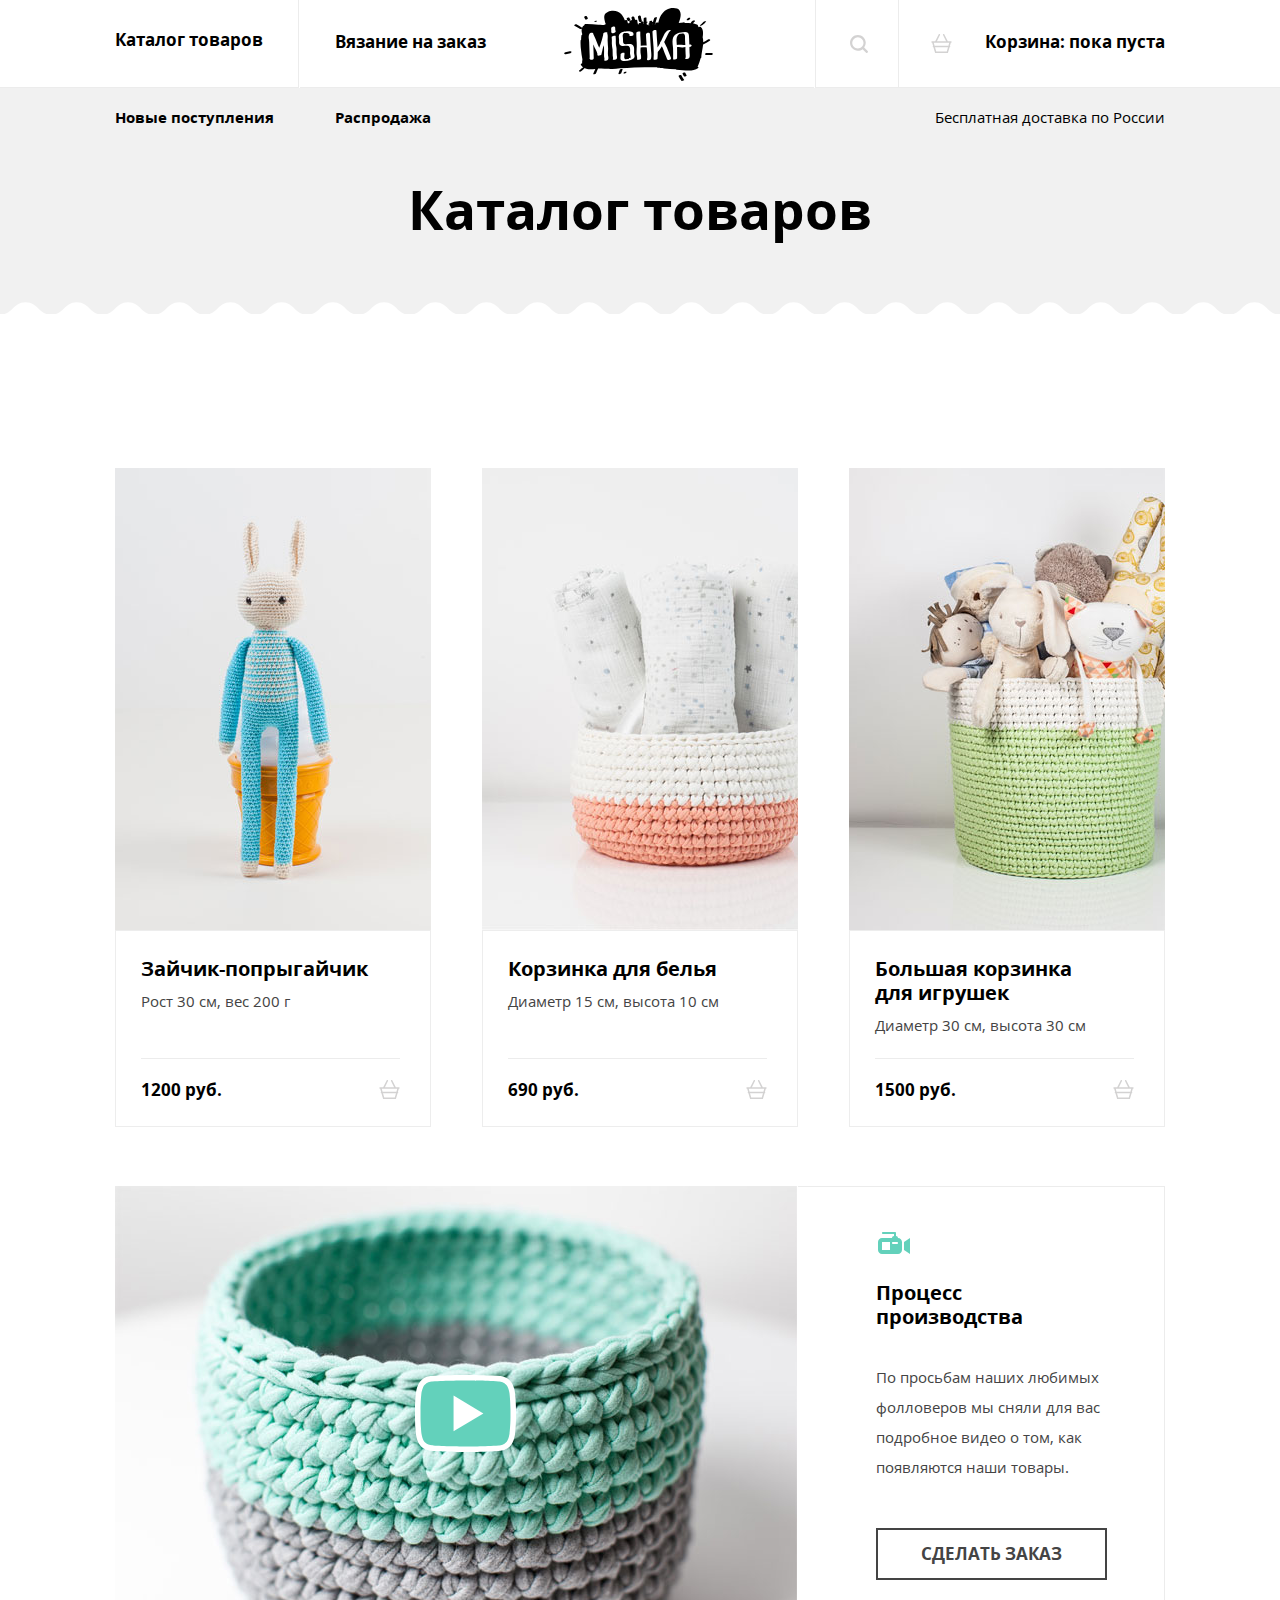
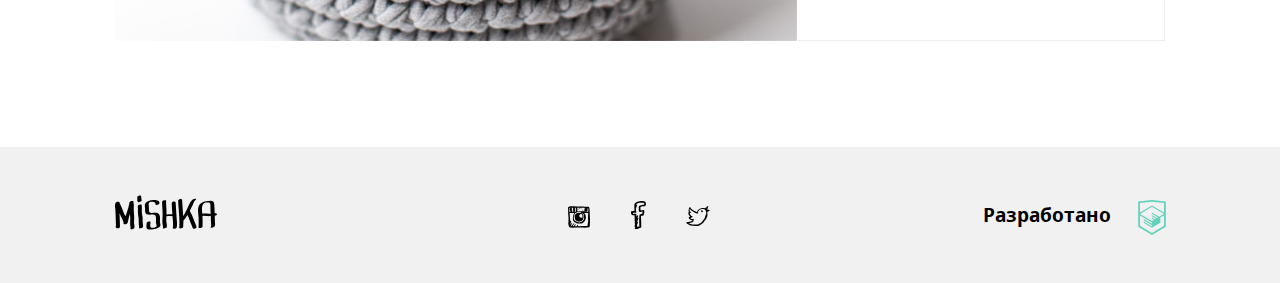
<file: catalog.html>
<!DOCTYPE html>
<html lang="ru">
  <head>
    <meta charset="utf-8">
    <title>HTML Academy: Мишка</title>
    <meta name="viewport" content="width=device-width,initial-scale=1">
    <link href="css/style.min.css" rel="stylesheet">
    <script src="js/picturefill.min.js"></script>
  </head>
  <body>
    <svg style="display:none" xmlns="http://www.w3.org/2000/svg">
      <symbol id="icon-mail" viewBox="0 0 32 32">
        <path id="mail"  d="M28,5H4C1.791,5,0,6.792,0,9v13c0,2.209,1.791,4,4,4h24c2.209,0,4-1.791,4-4V9 C32,6.792,30.209,5,28,5z M2,10.25l6.999,5.25L2,20.75V10.25z M30,22c0,1.104-0.898,2-2,2H4c-1.103,0-2-0.896-2-2l7.832-5.875 l4.368,3.277c0.533,0.397,1.166,0.6,1.8,0.6c0.633,0,1.266-0.201,1.799-0.6l4.369-3.277L30,22L30,22z M30,20.75l-7-5.25l7-5.25 V20.75z M17.199,18.602c-0.35,0.263-0.763,0.4-1.199,0.4s-0.851-0.139-1.2-0.4L10.665,15.5l-0.833-0.625L2,9.001V9 c0-1.103,0.897-2,2-2h24c1.102,0,2,0.897,2,2L17.199,18.602z"/>
      </symbol>
      <symbol id="icon-phone" viewBox="0 0 24.829 24.333">
        <g>
          <g id="UrwUhy_2_">
            <g>
              <path d="M17.321,24.333c-0.371,0-0.744,0-1.115,0c-4.904-0.58-8.497-2.857-11.11-5.772C2.473,15.637,0.402,11.875,0,6.817 c0-0.453,0-0.906,0-1.358c0.091-0.921,0.544-1.55,1.067-2.086c0.65-0.666,1.63-1.522,2.522-1.553 c0.659-0.022,1.78,0.451,2.232,1.066c0.388,0.53,0.595,1.59,0.775,2.378c0.185,0.797,0.6,1.95,0.485,2.717 C6.905,9.177,5.317,9.684,4.85,10.553c1.551,3.721,4.089,6.456,7.472,8.345c0.847-0.465,1.595-1.864,2.767-1.892 c0.428-0.012,0.972,0.209,1.406,0.34c0.477,0.143,0.891,0.326,1.311,0.484c0.705,0.266,1.957,0.621,2.378,1.213 c0.433,0.61,0.681,1.608,0.581,2.231C20.571,22.508,18.538,23.877,17.321,24.333z"/>
            </g>
          </g>
          <path d="M12.529,1.528c5.949,0,10.771,4.822,10.771,10.771h1.529C24.829,5.507,19.323,0,12.529,0V1.528z"/>
          <path d="M12.529,9.327v1.552c0.785,0,1.421,0.636,1.421,1.42h1.553C15.502,10.657,14.172,9.327,12.529,9.327z"/>
          <path d="M12.529,6.246c3.345,0,6.056,2.71,6.056,6.054h1.588c0-4.22-3.422-7.641-7.644-7.641V6.246z"/>
        </g>
      </symbol>
      <symbol class="logo-tablet" id="logo-tablet" viewBox="19.137 15.003 112.389 46.087">
        <g>
          <g>
            <path d="M129.364,56.884c4.394,0.868,0.843-35.858,0.147-38.311c-1.96-6.569-26.677-2.144-32.18-1.717 c-12.723,0.987-25.189-0.96-37.611-0.376c-6.205,0.292-34.854-1.813-37.519,1.986c-5.048,7.208-2.652,25.797-1.278,35.076 c-4.043,0.779,2.309,4.154,3.138,4.897c6.314,2.192,16.358-0.219,23.007,0.396c15.434,1.472,31.797-2.194,47.276-0.955 c4.496,1.144,9.604,1.019,14.224,1.239C111.982,64.691,128.232,56.658,129.364,56.884 C129.264,56.864,129.871,56.984,129.364,56.884z"/>
          </g>
        </g>
        <g id="Layer_1_1_">
          <g>
            <path fill="#ffffff" d="M45.195,39.413c-0.079-2.546-0.484-5.074-0.451-7.624c0.026-2.063,0.37-4.185-0.341-6.164 c0.043-0.225,0.091-0.449,0.132-0.675c0.184-0.992-3.103-0.467-3.62,0.44c-0.325,0.266-0.492,0.584-0.354,0.908 c0.035,0.082,0.065,0.165,0.096,0.247c-0.623,3.041-1.49,5.985-2.487,8.932c-0.382,1.128-0.843,2.229-1.232,3.354 c-0.553-1.049-1.111-2.083-1.56-3.206c-1.303-3.257-2.479-6.55-4.068-9.685c0.181-1.452-3.039-1.299-3.674,0.03 c-0.767,1.607-0.668,3.229-0.416,4.948c0.285,1.938,0.334,3.842,0.358,5.8c0.045,3.771,0.339,7.537,0.396,11.311 c-0.335,0.372-0.438,0.835-0.087,1.305c0.153,0.203,0.344,0.362,0.542,0.521c0.858,0.687,3.323,0.101,3.318-1.207 c-0.013-3.911-0.295-7.815-0.399-11.727c-0.01-0.383-0.017-0.766-0.022-1.149c0.055,0.137,0.108,0.275,0.163,0.411 c0.607,1.522,1.243,3.001,2.073,4.416c0.824,1.401,1.237,2.908,1.711,4.438c-0.179,0.206-0.288,0.439-0.221,0.674 c-0.038,0.169,0.067,0.275,0.238,0.342c0.606,0.519,1.747,0.261,2.381-0.008c0.273-0.114,0.532-0.247,0.784-0.401 c0.327-0.202,0.838-0.645,0.691-1.1c-0.028-0.089-0.056-0.176-0.083-0.265c0.447-1.204,0.674-2.456,0.917-3.728 c0.259-1.356,0.742-2.64,1.229-3.924c0.049,0.587,0.1,1.176,0.147,1.762c0.194,2.422,0.031,4.812,0.008,7.236 c-0.009,0.803,0.05,1.55,0.208,2.337c0.064,0.324,0.348,1.714,0.266,1.79c-0.581,0.535-0.412,1.192,0.366,1.363 c0.868,0.19,1.975-0.101,2.628-0.705c1.137-1.05,0.6-2.699,0.342-4.024C44.745,44.165,45.265,41.677,45.195,39.413z"/>
            <path fill="#ffffff" d="M53.132,40.056c-0.069-1.888-0.725-3.666-0.734-5.573c-0.01-2.188,0.172-4.358-0.146-6.535 c-0.101-0.688-3.849,0.095-3.717,0.996c0.293,2.002,0.187,4.014,0.151,6.029c-0.035,1.941,0.444,3.699,0.694,5.603 c0.254,1.95-0.081,3.945,0.141,5.897c0.103,0.913,0.712,2.603,0.084,3.398c-0.398,0.505,1.394,0.322,1.474,0.31 c0.729-0.136,1.702-0.372,2.186-0.987c0.62-0.784,0.186-2.3,0.051-3.185C53.014,44.054,53.206,42.026,53.132,40.056z"/>
            <path fill="#ffffff" d="M68.629,36.903c-1.957-2.641-5.589-0.739-8.125-1.46c-1.308-0.372-1.323-2.155-1.319-3.224 c0.003-1.353-0.108-2.592-0.26-3.935c-0.112-0.998-0.022-2.013,0.708-2.755c0.135-0.137,0.815-0.318,0.768-0.322 c0.335-0.058,0.643-0.072,1.013-0.088c1.469-0.063,4.376,0.22,3.814,2.356c-0.253,0.958,3.413,0.409,3.68-0.604 c1.15-4.364-6.914-3.526-9.192-2.921c-2.098,0.557-4.412,1.751-4.531,4.174c-0.059,1.156,0.257,2.258,0.309,3.404 c0.057,1.319-0.188,2.635,0.273,3.907c1.027,2.831,5.238,1.495,7.38,1.656c3.65,0.271,2.561,5.19,2.608,7.48 c0.025,1.224,1.121,3.255,0.2,4.278c-0.565,0.627-1.881,0.664-2.649,0.729c-0.772,0.064-2.089,0.296-2.604-0.438 c-0.942-1.345,0.087-3.605-0.114-5.146c-0.115-0.879-3.859-0.091-3.717,0.995c0.325,2.492-1.328,5.83,2.279,6.258 c2.318,0.275,4.926-0.152,7.118-0.881c1.135-0.376,2.188-0.894,3.077-1.701c0.982-0.892,0.659-2.228,0.396-3.365 C69.1,42.531,70.436,39.344,68.629,36.903z"/>
            <path fill="#ffffff" d="M85.07,36.725c-0.114-3.584-0.653-7.129-0.669-10.719c-0.007-1.871-3.762-1.239-3.754,0.325 c0.014,3.424,0.472,6.801,0.646,10.215c0.004,0.068,0.008,0.138,0.012,0.209c-1.85-0.017-3.699,0.169-5.553,0.233 c0.191-4.396-0.58-8.756-0.411-13.149c0.021-0.553-3.677-0.085-3.718,0.995c-0.162,4.248,0.558,8.461,0.43,12.709 c-0.061,2.026-0.232,4.046-0.247,6.074c-0.007,1.039,0.164,2.074,0.312,3.098c0.138,0.947,0.458,2.212,0.172,3.149 c-0.224,0.731,3.379,0.275,3.666-0.659c0.516-1.687-0.211-3.834-0.383-5.541c-0.167-1.636-0.039-3.319,0.078-4.98 c1.925-0.123,3.852-0.281,5.77-0.011c0.084,1.308,0.186,2.613,0.305,3.924c0.101,1.099,0.171,2.194,0.187,3.298 c0.016,0.966,0.135,2.367-0.21,3.282c-0.733,1.953,2.99,1.792,3.533,0.347c0.667-1.775,0.477-3.984,0.363-5.85 C85.455,41.354,85.145,39.047,85.07,36.725z"/>
            <path fill="#ffffff" d="M101.139,40.971c-0.892-2.617-2.252-4.913-3.431-7.399c0.95-1.85,1.915-3.7,2.782-5.588 c0.788-1.715,1.373-3.624,2.922-4.833c0.545-0.424,0.522-0.85-0.243-0.902c-0.83-0.058-1.958,0.182-2.629,0.704 c-1.408,1.099-2.301,2.433-3.035,4.05c-0.885,1.946-1.801,3.856-2.765,5.765c-0.069,0.14-0.141,0.28-0.213,0.421 c-0.465,0.3-0.744,0.723-0.606,1.201c-0.75,1.484-1.518,2.959-2.371,4.375c-0.283-5.25-0.905-10.496-1.093-15.752 c-0.041-1.205-3.768-0.455-3.715,0.996c0.23,6.517,1.155,13.021,1.221,19.536c-0.017,0.017-0.031,0.033-0.047,0.048 c-0.285,0.293-0.179,0.469,0.051,0.571c0.002,1.66-0.057,3.322-0.199,4.985c-0.448,0.709,0.439,1.081,1.029,1.081 c0.031,0,0.061,0,0.092,0c0.701,0,2.49-0.331,2.579-1.294c0.182-1.992,0.237-3.981,0.221-5.971 c1.508-1.627,2.741-3.444,3.849-5.348c0.72,1.405,1.405,2.821,1.887,4.35c0.816,2.602,2.182,4.991,2.971,7.604 c0.518,1.713,4.229,0.701,3.717-0.996C103.321,45.964,102.02,43.551,101.139,40.971z"/>
            <path fill="#ffffff" d="M123.443,36.573c-0.199-0.791-1.302-0.807-2.156-0.731c-0.012-0.318-0.02-0.637-0.033-0.956 c-0.12-2.525-0.158-5.104-0.371-7.622c-0.198-2.331-1.505-3.167-3.77-3.08c-2.293,0.087-4.962,0.5-7.101,1.332 c-2.475,0.962-3.852,2.784-4.326,5.391c-0.522,2.86,0.227,5.901,0.354,8.775c0.146,3.324,0.062,6.655,0.059,9.98 c0,0.545,3.717,0.03,3.717-0.996c0.004-2.633,0.041-5.268,0-7.9c-0.013-0.777-0.049-1.549-0.097-2.318 c1.3-0.563,3.499,0.011,4.792,0.133c1.052,0.1,2.059-0.155,3.079-0.275c0.02,2.193,0.101,4.4,0.191,6.591 c0.047,1.122,0.453,3.351-0.335,4.279c-0.414,0.491,1.405,0.326,1.475,0.314c0.753-0.139,1.671-0.381,2.186-0.988 c0.901-1.062,0.433-3.597,0.381-4.863c-0.074-1.814-0.097-3.63-0.135-5.443C122.448,38.051,123.647,37.38,123.443,36.573z M109.571,36.43c-0.099-1.183-0.207-2.364-0.288-3.552c-0.15-2.212,0.111-5.298,2.172-6.642c0.553-0.36,1.59-0.298,2.235-0.416 c0.922-0.166,1.856-0.369,2.685,0.181c1.148,0.762,0.865,3.47,0.863,4.62c-0.002,1.904,0.198,3.797,0.295,5.698 c-0.524,0.052-1.056,0.084-1.597,0.073C113.767,36.339,111.625,35.998,109.571,36.43z"/>
            <path fill="#ffffff" d="M49.915,25.373c0.495-0.047,0.992-0.215,1.401-0.497c0.082-0.068,0.162-0.138,0.244-0.206 c0.493-0.318,0.92-0.785,0.69-1.291c-0.479-1.049-0.403-2.117-0.395-3.241c0.006-0.908-0.914-1.182-1.689-1.114 c-0.686,0.061-2.058,0.551-2.063,1.443c-0.007,0.942-0.068,1.913,0.104,2.84c-0.046,0.106-0.071,0.226-0.099,0.336 c-0.053,0.201,0.015,0.399,0.135,0.56c0,0.042,0.002,0.085,0.002,0.127c0.004,0.106,0.01,0.212,0.014,0.318 c0.07,0.221,0.205,0.388,0.407,0.503C49.033,25.373,49.498,25.414,49.915,25.373z"/>
          </g>
        </g>
      </symbol>
      <symbol class="logo-desktop" id="logo-desktop" viewBox="0 0 148.051 72.707">
        <g>
          <g>
            <path d="M143.165,31.397c-1.481,1.055-3.053,1.942-4.657,2.777c0.037-1.747-0.119-3.465-0.591-5.127 c0.051-0.333,0.102-0.667,0.145-1.002c0.375-3.005,0.657-7.122-2.003-9.224c-0.335-0.265-1.249-0.035-1.922,0.274 c-0.157-0.151-0.322-0.289-0.496-0.415c-0.082-0.242-0.159-0.487-0.229-0.735c-0.035-0.12-0.168-0.188-0.36-0.215 c0.285-0.383,0.263-0.818-0.419-1.092c-0.378-0.152-0.759-0.287-1.143-0.413c-0.067-0.072-0.126-0.096-0.172-0.058 c-0.001,0.001-0.004,0.002-0.006,0.003c-0.938-0.3-1.893-0.533-2.859-0.705c0.138-0.331,0.396-0.813,0.552-1 c0.132-0.157,0.279-0.3,0.429-0.439c0.062-0.057,0.125-0.111,0.188-0.165c0.032-0.027,0.053-0.046,0.069-0.061 c0.02-0.014,0.046-0.034,0.084-0.062c0.38-0.288,0.846-0.865,0.221-1.202c-0.57-0.307-1.507-0.142-2.007,0.238 c-0.863,0.655-1.626,1.379-2.092,2.361c-2.01-0.169-4.05-0.155-6.079-0.078c0.062-0.076,0.112-0.158,0.141-0.25 c0.184-0.585-0.908-0.525-1.188-0.488c-1.562,0.205-3.125,0.407-4.688,0.604c1.367-3.773,3.083-8.578,1.001-12.264 c-1.19-2.106-3.906-2.579-6.098-2.652c-2.436-0.081-4.898,0.461-7.036,1.636c-4.762,2.618-7.11,7.71-8.21,13.138 c-0.497-0.657-2.301-0.425-2.645,0.468c-0.124,0.32-0.229,0.645-0.327,0.972c-0.16,0.174-0.282,0.386-0.345,0.637 c-0.015,0.056-0.027,0.111-0.041,0.167c-0.065,0.002-0.131,0.005-0.196,0.007c0.02-0.104,0.041-0.207,0.064-0.31 c0.146-0.109,0.247-0.232,0.28-0.366c0.574-2.296,1.156-4.588,1.948-6.82c0.269-0.756-2.511-0.399-2.804,0.426 c-0.424,1.193-0.786,2.403-1.12,3.622c-0.165,0.078-0.356,0.187-0.425,0.326c-0.017,0.034-0.031,0.07-0.047,0.104 c-0.107-0.093-0.271-0.151-0.466-0.178c0-0.319,0-0.639,0-0.959c0-0.432-2.823-0.034-2.823,0.757c0,0.522,0,1.046,0,1.568 c-0.167,0.072-0.327,0.158-0.472,0.266c-0.063,0.057-0.127,0.114-0.19,0.172c-0.073,0.071-0.113,0.152-0.12,0.245 c-0.007,0.026-0.013,0.053-0.023,0.078c-0.017,0.022-0.032,0.046-0.052,0.066c-0.126,0.128-0.184,0.335-0.027,0.467 c0.19,0.16,0.508,0.167,0.738,0.159c0.048-0.002,0.097-0.007,0.146-0.011c0,0.156,0,0.312,0,0.468 c-0.226-0.001-0.45-0.003-0.675-0.006l-0.411-0.051c-0.021-0.385-0.676-0.452-1.351-0.328c0.006-0.049,0.007-0.098-0.001-0.148 c-0.101-0.595-0.174-1.192-0.229-1.79c0.237-0.079,0.471-0.18,0.68-0.313c0.159-0.102,0.328-0.224,0.328-0.43 c0-0.064,0-0.13,0-0.194c0-0.18-0.412-0.204-0.499-0.208c-0.195-0.009-0.394,0.009-0.589,0.041 c-0.075-1.305-0.081-2.615-0.081-3.925c0-0.84-2.824-0.315-2.823,0.757c0,1.786,0.009,3.57,0.193,5.343 c-0.087-0.002-0.178,0.001-0.27,0.009c0-0.511,0-1.021,0-1.532c0-1.045-1.297-1.22-2.147-0.809 c0.313-0.262,0.489-0.622,0.37-1.039c-0.403-1.414-0.778-2.827-0.974-4.287c-0.188-1.394-3.017-0.677-2.824,0.756 c0.196,1.46,0.57,2.873,0.975,4.287c0.235,0.828,1.338,0.889,2.104,0.51c-0.227,0.196-0.373,0.452-0.373,0.76 c0,0.21,0,0.42,0,0.63c-0.189-0.098-0.439-0.16-0.77-0.16c-1.057,0-1.671,0.885-1.4,1.477c-0.164-0.027-0.327-0.054-0.491-0.083 c-0.382-1.248-0.686-2.514-0.714-3.83c-0.02-0.942-1.27-1.049-2.108-0.672c-0.008-0.056-0.022-0.111-0.049-0.168 c-0.385-0.804-0.567-1.674-0.78-2.533c-0.332-1.35-3.158-0.601-2.823,0.756c0.157,0.638,0.3,1.281,0.519,1.898 c-0.018,0.005-0.039,0.009-0.056,0.014c-0.3,0.081-0.601,0.205-0.854,0.387c-0.832,0.079-1.828,0.565-1.752,1.208 c0.058,0.478,0.131,0.953,0.209,1.427c-0.546,0.091-1.092,0.177-1.639,0.26c-0.289-0.787-0.499-1.601-0.618-2.443 c-0.131-0.924-1.555-0.854-2.332-0.26c-0.774-2.062-1.796-4.019-3.122-5.761c-2.621-3.439-7.097-4.613-11.242-3.794 c-1.9,0.376-3.735,1.184-5.043,2.646c-1.21,1.353-1.352,3.089-1.17,4.805c0.158,1.493,0.61,4.005,1.584,5.976 c-0.35-0.012-0.709,0.041-0.949,0.139c-0.283,0.117-0.561,0.248-0.833,0.388c-1.939,0.029-3.877,0.019-5.803-0.07 c-4.179-0.194-8.301-0.86-12.497-0.742c-0.923,0.026-1.534,0.719-1.465,1.262c-1.046,0.502-1.733,1.315-2.143,2.287 c-1.732-1.15-3.479-2.266-5.335-3.211c-0.689-0.351-3.3,0.707-2.285,1.224c1.84,0.938,3.561,2.072,5.278,3.216 c0.512,0.341,1.32,0.133,1.842-0.07c0.03-0.012,0.09-0.039,0.165-0.077c-0.306,1.44-0.157,3.067,0.241,4.493 c0.03,0.11,0.093,0.198,0.172,0.27c-0.021,0.338-0.023,0.677-0.007,1.015c-0.001,0.055-0.001,0.109-0.002,0.165 c-0.4,0.189-0.712,0.48-0.76,0.839c-0.188,1.411-0.278,2.82-0.305,4.229c-0.272,0.199-0.462,0.469-0.485,0.798 c-0.233,3.345,0.037,6.652,0.467,9.95c0.185,2.694,0.69,5.344,1.172,7.999c0.058,0.416,0.113,0.832,0.167,1.249 c-0.265,1.133-0.398,2.395-0.237,3.482c-0.881,0.171-1.729,0.866-1.233,1.617c0.765,1.158,1.644,2.018,2.606,2.649 c-0.633-0.103-1.42,0.11-1.871,0.555c-0.818,0.809-1.715,1.531-2.533,2.339c-0.429,0.424-0.314,0.935,0.289,1.078 c0.651,0.155,1.516-0.06,1.997-0.535c0.817-0.808,1.715-1.531,2.533-2.339c0.248-0.245,0.308-0.517,0.204-0.731 c3.21,1.735,7.235,1.27,11.114,0.943c-0.882,1.589-1.542,3.273-2.17,4.997c-0.262,0.719,2.507,0.373,2.801-0.436 c0.61-1.675,1.237-3.343,2.103-4.895c3.741,0.117,7.479,0.122,11.215,0.051c0.149,0.182,0.416,0.305,0.746,0.336 c3.27,0.311,6.489-0.096,9.688-0.699c4.789-0.229,9.577-0.525,14.366-0.809c7.527-0.186,15.056-0.346,22.587-0.32 c0.1,0.109,0.204,0.215,0.314,0.318c0.272,0.256,0.621,0.345,0.979,0.33c0.062,0.009,0.128,0.016,0.199,0.019 c0.714,0.036,1.428,0.087,2.141,0.145c0.156,0.04,0.341,0.059,0.559,0.046c0.002,0,0.004,0,0.005,0 c0.782,0.067,1.563,0.14,2.346,0.208c0.171,0.214,0.497,0.342,0.792,0.361c3.804,0.25,7.612,0.522,11.423,0.703 c0.14,0.229,0.536,0.34,0.82,0.343c7.067,0.06,15.278,2.804,21.558-1.736c0.501-0.362,0.273-0.877-0.264-0.984 c-0.108-0.021-0.217-0.031-0.326-0.034c0.008-0.016,0.018-0.03,0.023-0.045c1.195-2.769,2.174-5.633,2.945-8.552 c0.365-0.198,0.632-0.494,0.646-0.86c0.049-1.189,0.188-2.406,0.371-3.639c0.166-0.884,0.313-1.771,0.441-2.66 c0.387-2.169,0.806-4.367,1.018-6.541c2.28-1.147,4.538-2.335,6.622-3.819C146.562,31.417,144.213,30.651,143.165,31.397z M87.835,16.351c-0.049,0.039-0.094,0.079-0.134,0.123c0.073-0.312,0.149-0.623,0.228-0.934c0.036,0.001,0.073,0.001,0.111,0 C87.972,15.81,87.902,16.081,87.835,16.351z"/>
            <path d="M63.261,12.626c0.127,0.196,0.562,0.217,0.753,0.217c0.377,0.001,0.759-0.083,1.106-0.225 c0.404-0.166,1.101-0.559,0.77-1.07c-0.363-0.562-0.609-1.19-0.975-1.754c-0.127-0.196-0.562-0.217-0.754-0.217 c-0.376-0.001-0.758,0.083-1.105,0.226c-0.404,0.165-1.101,0.558-0.77,1.069C62.649,11.434,62.896,12.063,63.261,12.626z"/>
            <path d="M20.683,10.907c0.216,0.647,1.111,0.647,1.648,0.504c0.472-0.127,1.39-0.616,1.175-1.26 c-0.208-0.624-0.433-1.293-0.893-1.78c-0.479-0.507-1.324-0.417-1.902-0.151c-0.412,0.19-1.177,0.838-0.695,1.349 C20.398,9.974,20.494,10.341,20.683,10.907z"/>
            <path d="M30.66,13.895c0.843,0,3.073-1.276,1.186-1.276C31.003,12.619,28.772,13.895,30.66,13.895z"/>
            <path d="M122.562,12.274c0.346,0.072,0.717,0.032,1.055-0.059c0.321-0.086,0.7-0.234,0.941-0.477 c0.355-0.355,0.728-0.729,0.962-1.178c0.104-0.198,0.174-0.399-0.005-0.587c-0.188-0.197-0.507-0.245-0.763-0.251 c-0.376-0.01-0.761,0.074-1.106,0.22c-0.252,0.106-0.621,0.294-0.756,0.553c-0.098,0.186-0.218,0.353-0.351,0.513 c-0.008,0.009-0.016,0.018-0.023,0.027c-0.011,0.012-0.021,0.023-0.028,0.032c-0.064,0.067-0.13,0.133-0.195,0.199 c-0.158,0.158-0.346,0.365-0.279,0.614C122.077,12.121,122.347,12.229,122.562,12.274z"/>
            <path d="M135.861,17.692c0.631-0.061,1.395-0.246,1.894-0.662c1.319-1.102,2.603-2.248,3.623-3.642 c0.288-0.393-1.049-0.243-1.118-0.23c-0.534,0.099-1.316,0.276-1.661,0.746c-0.949,1.296-2.164,2.349-3.391,3.374 C134.71,17.693,135.649,17.712,135.861,17.692z"/>
            <path d="M146.74,44.769c-1.624,0-3.248,0-4.872,0c-0.616,0-1.475,0.468-1.556,1.139c-0.09,0.739,0.754,0.922,1.304,0.922 c1.624,0,3.248,0,4.871,0c0.617,0,1.475-0.468,1.557-1.139C148.134,44.952,147.29,44.769,146.74,44.769z"/>
            <path d="M57.021,60.784c-0.498,0.08-1.412,0.296-1.639,0.831c-0.538,1.272-0.981,2.571-1.364,3.897 c-0.211,0.733,2.571,0.333,2.798-0.451c0.383-1.327,0.825-2.625,1.363-3.897C58.401,60.637,57.213,60.752,57.021,60.784z"/>
            <path d="M61.602,63.375c-0.347-0.003-0.696,0.063-1.029,0.152c-0.333,0.089-0.67,0.207-0.968,0.383 c-0.141,0.084-0.338,0.2-0.338,0.39c-0.001,0.116-0.007,0.231-0.021,0.346c-0.025,0.103-0.06,0.2-0.125,0.286 c0.004-0.004,0.008-0.009,0.012-0.014c-0.064,0.082-0.108,0.179,0.018,0.253c0.196,0.114,0.502,0.083,0.712,0.062 c0.374-0.037,0.745-0.127,1.099-0.252c0.243-0.085,0.613-0.207,0.795-0.407c0.149-0.164,0.241-0.286,0.284-0.501 c0.035-0.177,0.05-0.349,0.05-0.529C62.09,63.378,61.669,63.376,61.602,63.375z"/>
            <path d="M116.652,67.051c-0.354-0.686-3.043,0.331-2.823,0.757c0.844,1.638,1.939,3.122,2.923,4.677 c0.436,0.689,3.04-0.414,2.823-0.757C118.593,70.174,117.496,68.689,116.652,67.051z"/>
            <path d="M120.744,64.713c-0.294-0.588-1.067-0.563-1.624-0.414c-0.35,0.094-1.485,0.598-1.199,1.17 c0.39,0.78,0.779,1.559,1.169,2.339c0.294,0.588,1.068,0.562,1.624,0.414c0.35-0.094,1.486-0.598,1.199-1.171 C121.523,66.272,121.134,65.493,120.744,64.713z"/>
            <path d="M5.668,43.105c-1.486,0.359-3.006,0.571-4.481,0.975c-0.537,0.146-1.342,0.641-1.16,1.318 c0.181,0.675,1.128,0.709,1.664,0.562c1.476-0.403,2.995-0.615,4.482-0.975c0.541-0.13,1.338-0.651,1.16-1.318 C7.148,42.982,6.209,42.975,5.668,43.105z"/>
          </g>
        </g>
        <g id="Layer_1">
          <g>
            <path fill="#ffffff" d="M43.752,40.106c-0.083-2.707-0.514-5.396-0.479-8.108c0.028-2.194,0.393-4.45-0.363-6.554 c0.047-0.239,0.097-0.477,0.141-0.717c0.195-1.055-3.3-0.497-3.849,0.468c-0.346,0.283-0.523,0.621-0.377,0.965 c0.037,0.087,0.069,0.175,0.102,0.263c-0.662,3.233-1.584,6.364-2.645,9.498c-0.406,1.199-0.896,2.37-1.31,3.565 c-0.587-1.114-1.181-2.214-1.658-3.408c-1.386-3.464-2.636-6.965-4.326-10.299c0.192-1.543-3.232-1.381-3.907,0.032 c-0.816,1.709-0.711,3.434-0.442,5.262c0.303,2.061,0.356,4.086,0.381,6.167c0.048,4.012,0.361,8.016,0.421,12.027 c-0.357,0.397-0.466,0.889-0.092,1.388c0.163,0.217,0.365,0.385,0.576,0.554c0.913,0.73,3.533,0.108,3.528-1.283 c-0.014-4.16-0.314-8.312-0.424-12.471c-0.011-0.407-0.018-0.814-0.024-1.222c0.058,0.146,0.115,0.293,0.173,0.438 c0.646,1.618,1.322,3.191,2.205,4.696c0.876,1.491,1.315,3.092,1.819,4.719c-0.19,0.219-0.305,0.467-0.234,0.715 c-0.04,0.181,0.071,0.294,0.253,0.363c0.645,0.552,1.858,0.277,2.532-0.007c0.29-0.122,0.566-0.263,0.834-0.427 c0.348-0.215,0.891-0.686,0.735-1.17c-0.03-0.093-0.059-0.187-0.088-0.281c0.475-1.281,0.716-2.612,0.975-3.965 c0.275-1.441,0.789-2.805,1.307-4.171c0.053,0.625,0.107,1.249,0.157,1.872c0.206,2.577,0.033,5.118,0.008,7.696 c-0.009,0.854,0.054,1.648,0.221,2.484c0.068,0.345,0.37,1.824,0.283,1.904c-0.617,0.57-0.438,1.268,0.389,1.45 c0.923,0.203,2.1-0.106,2.795-0.749c1.209-1.117,0.638-2.871,0.364-4.28C43.273,45.158,43.826,42.512,43.752,40.106z"/>
            <path fill="#ffffff" d="M52.192,40.788c-0.074-2.007-0.771-3.897-0.781-5.925c-0.011-2.327,0.183-4.635-0.156-6.949 c-0.107-0.732-4.093,0.101-3.953,1.059c0.312,2.129,0.199,4.268,0.161,6.412c-0.037,2.063,0.472,3.934,0.737,5.958 c0.271,2.073-0.085,4.195,0.15,6.271c0.11,0.971,0.758,2.768,0.09,3.612c-0.424,0.537,1.482,0.345,1.568,0.33 c0.775-0.143,1.809-0.395,2.324-1.048c0.659-0.835,0.198-2.448,0.054-3.387C52.066,45.041,52.271,42.885,52.192,40.788z"/>
            <path fill="#ffffff" d="M68.671,37.438c-2.081-2.809-5.943-0.787-8.64-1.554c-1.39-0.396-1.407-2.292-1.403-3.428 c0.004-1.439-0.115-2.757-0.276-4.184c-0.119-1.061-0.024-2.14,0.753-2.93c0.143-0.146,0.866-0.339,0.817-0.342 c0.356-0.062,0.683-0.077,1.077-0.094c1.562-0.067,4.654,0.234,4.056,2.506c-0.269,1.019,3.629,0.435,3.913-0.643 c1.224-4.64-7.352-3.749-9.774-3.106c-2.231,0.592-4.692,1.862-4.819,4.438c-0.062,1.23,0.274,2.401,0.328,3.62 c0.061,1.403-0.2,2.802,0.291,4.155c1.092,3.01,5.57,1.59,7.849,1.761c3.88,0.29,2.722,5.519,2.772,7.955 c0.027,1.3,1.192,3.461,0.213,4.549c-0.601,0.668-2,0.706-2.817,0.774c-0.821,0.069-2.221,0.315-2.768-0.465 c-1.002-1.431,0.093-3.834-0.121-5.474c-0.122-0.933-4.104-0.096-3.953,1.059c0.346,2.651-1.412,6.2,2.424,6.655 c2.464,0.293,5.238-0.162,7.568-0.936c1.207-0.4,2.328-0.951,3.272-1.81c1.045-0.949,0.701-2.369,0.421-3.579 C69.172,43.422,70.593,40.032,68.671,37.438z"/>
            <path fill="#ffffff" d="M86.155,37.248c-0.122-3.812-0.696-7.582-0.711-11.4c-0.009-1.989-4-1.317-3.993,0.346 c0.015,3.641,0.501,7.232,0.688,10.862c0.003,0.074,0.008,0.148,0.012,0.223c-1.967-0.018-3.934,0.179-5.905,0.248 c0.203-4.675-0.617-9.311-0.438-13.983c0.022-0.587-3.909-0.091-3.953,1.059c-0.172,4.516,0.593,8.997,0.457,13.514 c-0.064,2.155-0.247,4.303-0.262,6.46c-0.008,1.105,0.173,2.204,0.332,3.293c0.147,1.008,0.488,2.352,0.183,3.349 c-0.238,0.779,3.594,0.293,3.897-0.701c0.55-1.794-0.224-4.076-0.408-5.892c-0.177-1.74-0.04-3.53,0.084-5.296 c2.048-0.131,4.096-0.3,6.135-0.012c0.091,1.391,0.197,2.779,0.325,4.172c0.106,1.168,0.181,2.334,0.198,3.507 c0.016,1.028,0.143,2.519-0.223,3.492c-0.78,2.075,3.179,1.906,3.757,0.368c0.71-1.887,0.507-4.237,0.386-6.22 C86.565,42.169,86.235,39.717,86.155,37.248z"/>
            <path fill="#ffffff" d="M103.242,41.762c-0.948-2.783-2.395-5.224-3.649-7.868c1.01-1.967,2.036-3.935,2.959-5.942 c0.838-1.824,1.459-3.854,3.107-5.139c0.579-0.451,0.555-0.904-0.258-0.96c-0.883-0.061-2.083,0.194-2.795,0.749 c-1.498,1.168-2.448,2.587-3.229,4.307c-0.94,2.069-1.914,4.101-2.94,6.13c-0.074,0.149-0.15,0.298-0.226,0.448 c-0.494,0.318-0.792,0.769-0.645,1.277c-0.798,1.578-1.614,3.146-2.521,4.653c-0.302-5.584-0.963-11.162-1.161-16.751 c-0.045-1.281-4.007-0.484-3.953,1.059c0.246,6.93,1.23,13.845,1.299,20.775c-0.017,0.017-0.032,0.034-0.049,0.051 c-0.303,0.311-0.191,0.498,0.053,0.606c0.002,1.767-0.06,3.534-0.211,5.303c-0.477,0.752,0.467,1.149,1.094,1.149 c0.033,0,0.065,0,0.098,0c0.746,0,2.649-0.353,2.742-1.376c0.193-2.119,0.254-4.234,0.234-6.349 c1.605-1.731,2.916-3.663,4.093-5.687c0.766,1.494,1.495,3,2.007,4.625c0.868,2.766,2.32,5.308,3.159,8.087 c0.55,1.822,4.497,0.745,3.952-1.059C105.563,47.072,104.177,44.505,103.242,41.762z"/>
            <path fill="#ffffff" d="M126.96,37.085c-0.212-0.84-1.385-0.857-2.292-0.777c-0.013-0.338-0.021-0.677-0.036-1.016 c-0.127-2.686-0.168-5.428-0.396-8.105c-0.211-2.479-1.599-3.368-4.008-3.276c-2.438,0.093-5.277,0.532-7.55,1.416 c-2.632,1.023-4.096,2.961-4.601,5.733c-0.555,3.041,0.242,6.275,0.377,9.331c0.155,3.535,0.066,7.078,0.062,10.614 c0,0.579,3.952,0.031,3.953-1.059c0.003-2.801,0.043-5.602,0-8.402c-0.014-0.826-0.052-1.647-0.104-2.466 c1.382-0.599,3.721,0.013,5.097,0.143c1.117,0.105,2.188-0.167,3.273-0.294c0.021,2.333,0.108,4.678,0.204,7.008 c0.049,1.194,0.481,3.563-0.356,4.552c-0.44,0.521,1.493,0.347,1.568,0.333c0.801-0.147,1.777-0.404,2.324-1.05 c0.958-1.13,0.46-3.824,0.405-5.173c-0.079-1.928-0.103-3.859-0.143-5.789C125.903,38.656,127.177,37.943,126.96,37.085z M112.208,36.933c-0.104-1.257-0.219-2.513-0.306-3.777c-0.161-2.352,0.118-5.634,2.31-7.062c0.587-0.383,1.691-0.317,2.377-0.442 c0.979-0.177,1.974-0.393,2.855,0.192c1.221,0.81,0.92,3.69,0.918,4.913c-0.002,2.024,0.21,4.038,0.313,6.058 c-0.558,0.056-1.122,0.09-1.698,0.077C116.67,36.837,114.393,36.474,112.208,36.933z"/>
            <path fill="#ffffff" d="M48.771,25.176c0.526-0.051,1.055-0.229,1.49-0.529c0.087-0.073,0.173-0.146,0.26-0.219 c0.524-0.338,0.979-0.834,0.734-1.373c-0.509-1.115-0.428-2.251-0.42-3.445c0.007-0.966-0.972-1.257-1.797-1.185 c-0.729,0.064-2.188,0.586-2.194,1.534c-0.007,1.002-0.072,2.034,0.11,3.02c-0.049,0.113-0.075,0.241-0.105,0.358 c-0.056,0.214,0.016,0.424,0.144,0.595c0,0.045,0.002,0.09,0.002,0.135c0.005,0.113,0.011,0.226,0.015,0.338 c0.074,0.235,0.218,0.413,0.433,0.535C47.833,25.176,48.327,25.219,48.771,25.176z"/>
          </g>
        </g>
      </symbol>
      <symbol id="icon-logo-mobile" viewBox="32.458 20.216 85.589 35.034">
        <g>
          <path d="M36.638,46.517c-0.014-3.472-0.262-6.938-0.356-10.409c-0.008-0.34-0.015-0.681-0.02-1.021 c0.049,0.122,0.097,0.243,0.146,0.364c0.54,1.352,1.103,2.663,1.839,3.92c0.731,1.244,1.099,2.58,1.521,3.939 c-0.159,0.182-0.256,0.39-0.196,0.596c-0.033,0.15,0.059,0.245,0.212,0.306c0.537,0.46,1.55,0.231,2.113-0.008 c0.242-0.102,0.474-0.221,0.696-0.355c0.29-0.181,0.744-0.572,0.613-0.977c-0.024-0.079-0.049-0.157-0.072-0.235 c0.396-1.068,0.598-2.179,0.813-3.308c0.23-1.206,0.659-2.345,1.092-3.485c0.043,0.521,0.088,1.044,0.129,1.56 c0.174,2.147,0.028,4.27,0.008,6.422c-0.008,0.713,0.046,1.375,0.184,2.075c0.059,0.287,0.31,1.521,0.235,1.58 c-0.516,0.476-0.366,1.061,0.326,1.211c0.771,0.169,1.753-0.088,2.333-0.625c1.009-0.934,0.531-2.396,0.304-3.572 c-0.385-1.973,0.077-4.181,0.017-6.189c-0.069-2.26-0.43-4.503-0.399-6.769c0.023-1.831,0.328-3.714-0.303-5.471 c0.039-0.2,0.08-0.398,0.117-0.6c0.163-0.879-2.754-0.414-3.212,0.392c-0.29,0.235-0.438,0.519-0.313,0.806 c0.031,0.071,0.057,0.146,0.084,0.219c-0.552,2.699-1.321,5.313-2.207,7.93c-0.339,1.001-0.748,1.977-1.095,2.978 c-0.49-0.933-0.986-1.851-1.384-2.847c-1.155-2.891-2.199-5.813-3.61-8.596c0.16-1.289-2.698-1.153-3.261,0.02 c-0.682,1.426-0.592,2.866-0.369,4.393c0.254,1.721,0.298,3.411,0.32,5.147c0.039,3.347,0.3,6.689,0.351,10.04 c-0.298,0.331-0.389,0.741-0.078,1.158c0.136,0.182,0.306,0.321,0.482,0.46C34.454,48.198,36.643,47.679,36.638,46.517z"/>
          <path d="M54.834,28.145c-0.089-0.613-3.416,0.084-3.3,0.885c0.259,1.776,0.167,3.561,0.136,5.352 c-0.031,1.722,0.394,3.282,0.615,4.971c0.226,1.732-0.071,3.502,0.126,5.235c0.09,0.812,0.632,2.312,0.074,3.018 c-0.354,0.447,1.237,0.285,1.31,0.275c0.646-0.12,1.509-0.331,1.938-0.875c0.552-0.697,0.165-2.042,0.045-2.82 c-0.267-1.734-0.097-3.537-0.162-5.286c-0.061-1.676-0.644-3.254-0.65-4.946C54.957,32.001,55.119,30.077,54.834,28.145z"/>
          <path d="M57.958,34.791c0.91,2.514,4.648,1.327,6.551,1.471c3.238,0.239,2.272,4.607,2.313,6.641 c0.022,1.085,0.995,2.889,0.179,3.798c-0.502,0.556-1.669,0.589-2.352,0.646c-0.687,0.057-1.854,0.261-2.312-0.39 c-0.836-1.194,0.077-3.2-0.102-4.568c-0.103-0.78-3.424-0.08-3.299,0.884c0.29,2.211-1.179,5.175,2.022,5.556 c2.059,0.244,4.372-0.136,6.317-0.783c1.008-0.334,1.943-0.792,2.731-1.509c0.872-0.794,0.585-1.979,0.352-2.987 c-0.569-2.458,0.616-5.289-0.987-7.454c-1.738-2.345-4.962-0.657-7.212-1.297c-1.161-0.33-1.175-1.911-1.17-2.86 c0.002-1.202-0.098-2.302-0.231-3.491c-0.1-0.887-0.021-1.787,0.628-2.447c0.119-0.121,0.723-0.283,0.681-0.28 c0.299-0.051,0.572-0.062,0.9-0.076c1.304-0.056,3.885,0.195,3.386,2.092c-0.226,0.851,3.028,0.363,3.266-0.53 c1.021-3.874-6.138-3.131-8.159-2.593c-1.863,0.494-3.916,1.555-4.023,3.704c-0.052,1.027,0.229,2.006,0.274,3.022 C57.764,32.494,57.546,33.662,57.958,34.791z"/>
          <path d="M72.413,36.661c-0.053,1.799-0.208,3.593-0.22,5.393c-0.006,0.921,0.146,1.842,0.278,2.75 c0.122,0.841,0.407,1.964,0.152,2.796c-0.198,0.646,3,0.242,3.254-0.587c0.458-1.497-0.188-3.402-0.341-4.918 c-0.147-1.451-0.032-2.945,0.072-4.42c1.708-0.11,3.418-0.249,5.119-0.011c0.076,1.163,0.164,2.321,0.272,3.48 c0.088,0.976,0.151,1.948,0.164,2.929c0.015,0.855,0.12,2.099-0.185,2.913c-0.651,1.731,2.655,1.59,3.136,0.30 c0.592-1.577,0.423-3.537,0.323-5.194c-0.13-2.059-0.404-4.106-0.47-6.166c-0.102-3.183-0.58-6.329-0.594-9.51 c-0.007-1.661-3.338-1.099-3.331,0.288c0.012,3.04,0.417,6.037,0.571,9.068c0.005,0.061,0.008,0.121,0.01,0.18 c-1.64-0.016-3.281,0.149-4.929,0.207c0.171-3.902-0.515-7.771-0.364-11.672c0.02-0.492-3.264-0.077-3.3,0.883 C71.887,29.151,72.526,32.891,72.413,36.661z"/>
          <path d="M86.493,42.032c-0.254,0.259-0.159,0.414,0.045,0.506c0.001,1.474-0.05,2.949-0.178,4.424 c-0.396,0.63,0.39,0.96,0.912,0.96c0.028,0,0.055,0,0.082,0c0.622,0,2.209-0.293,2.289-1.148c0.162-1.769,0.211-3.535,0.196-5.299 c1.337-1.446,2.434-3.057,3.416-4.748c0.64,1.248,1.247,2.505,1.676,3.861c0.725,2.31,1.938,4.431,2.637,6.75 c0.459,1.521,3.754,0.621,3.298-0.885c-0.701-2.319-1.856-4.462-2.638-6.75c-0.791-2.322-1.998-4.361-3.046-6.568 c0.845-1.641,1.699-3.283,2.47-4.96c0.698-1.524,1.219-3.216,2.594-4.289c0.483-0.376,0.464-0.755-0.216-0.801 c-0.737-0.054-1.738,0.159-2.334,0.625c-1.25,0.974-2.042,2.158-2.694,3.595c-0.784,1.726-1.598,3.421-2.455,5.117 c-0.061,0.123-0.125,0.248-0.188,0.373c-0.412,0.264-0.66,0.642-0.539,1.064c-0.666,1.316-1.347,2.627-2.104,3.885 c-0.252-4.661-0.803-9.317-0.969-13.983c-0.036-1.068-3.345-0.403-3.297,0.886c0.204,5.785,1.024,11.557,1.083,17.34 C86.52,42.002,86.505,42.018,86.493,42.032z"/>
          <path d="M118.027,35.8c-0.177-0.701-1.155-0.716-1.914-0.648c-0.01-0.281-0.017-0.566-0.029-0.849 c-0.106-2.241-0.139-4.53-0.329-6.765c-0.176-2.069-1.335-2.812-3.346-2.734c-2.035,0.077-4.404,0.443-6.302,1.183 c-2.197,0.853-3.421,2.471-3.841,4.784c-0.464,2.539,0.201,5.238,0.313,7.789c0.13,2.951,0.056,5.909,0.054,8.859 c0,0.484,3.297,0.027,3.297-0.884c0.004-2.338,0.037-4.676,0-7.014c-0.011-0.688-0.043-1.374-0.085-2.057 c1.155-0.499,3.106,0.01,4.255,0.118c0.933,0.089,1.826-0.138,2.732-0.244c0.017,1.946,0.09,3.905,0.17,5.851 c0.042,0.997,0.402,2.975-0.297,3.799c-0.368,0.436,1.249,0.288,1.31,0.28c0.668-0.124,1.482-0.338,1.939-0.87 c0.8-0.942,0.384-3.192,0.338-4.316c-0.065-1.611-0.086-3.223-0.121-4.834C117.144,37.111,118.208,36.515,118.027,35.8z M111.365,35.638c-1.928-0.046-3.828-0.349-5.651,0.036c-0.086-1.051-0.183-2.098-0.255-3.154 c-0.134-1.962,0.099-4.702,1.928-5.896c0.492-0.318,1.413-0.264,1.984-0.368c0.819-0.147,1.647-0.328,2.384,0.16 c1.018,0.676,0.769,3.08,0.766,4.101c-0.002,1.69,0.177,3.37,0.262,5.059C112.317,35.622,111.844,35.648,111.365,35.638z"/>
          <path d="M51.159,24.322c-0.048,0.18,0.013,0.356,0.119,0.497c0,0.039,0.002,0.075,0.002,0.114c0.004,0.094,0.009,0.188,0.013,0.282 c0.062,0.194,0.182,0.343,0.362,0.446c0.325,0.196,0.737,0.232,1.108,0.196c0.439-0.041,0.882-0.191,1.245-0.439 c0.072-0.062,0.143-0.122,0.216-0.183c0.438-0.282,0.818-0.697,0.612-1.146c-0.424-0.932-0.358-1.88-0.35-2.87 c0.005-0.808-0.812-1.051-1.501-0.989c-0.608,0.054-1.827,0.489-1.831,1.279c-0.007,0.836-0.062,1.698,0.092,2.522 C51.206,24.119,51.182,24.225,51.159,24.322z"/>
          <path d="M112.736,53.505c-1.558-0.585-3.283-0.615-4.851-0.787c-1.603-0.17-3.245-0.41-4.884-0.562 c-1.637,0.053-3.31,0.027-4.972,0.129l-4.88,0.268c-6.487,0.289-12.999,0.253-19.517,0.107c-6.517-0.123-13.045-0.477-19.63-0.453 c-3.288,0.008-6.565,0.099-9.862,0.25c-1.632,0.283-3.239,0.501-4.904,0.913c-1.615,0.399-3.145,0.907-4.794,1.048 c1.623,0.362,3.341,0.292,4.962,0.297c1.579,0.01,3.243,0.143,4.872,0.231c3.229-0.172,6.487-0.246,9.733-0.25 c6.487-0.024,13.015,0.329,19.565,0.451c6.548,0.146,13.114,0.186,19.683-0.11l4.907-0.269c1.603-0.071,3.198-0.127,4.829-0.067 c1.628-0.148,3.253-0.33,4.918-0.532c1.664-0.238,3.22-0.627,4.854-0.509l0.074,0.006l0.006-0.055 c0.021-0.178-0.04-0.323-0.04-0.479C112.772,53.251,112.767,53.388,112.736,53.505z"/>
        </g>
      </symbol>
      <symbol id="icon-search" viewBox="-0.8 -0.8 17.6 17.6">
        <path d="M16.47 14.93l-3.415-3.415A7.67 7.67 0 0 0 14.6 6.899C14.6 2.646 11.153-.8 6.9-.8S-.8 2.646-.8 6.899s3.446 7.7 7.699 7.7c1.734 0 3.326-.58 4.613-1.546l3.417 3.416c.203.202.418.33.771.33a1.1 1.1 0 0 0 1.1-1.1c0-.24-.061-.499-.33-.769zM1.399 6.899a5.5 5.5 0 1 1 11 0c0 3.038-2.462 5.5-5.5 5.5s-5.5-2.461-5.5-5.5z" />
      </symbol>
      <symbol id="icon-basket" viewBox="264.205 370.961 20.294 18.849">
        <path d="M283.75,378.19h-3.151l-3.407-6.814c-0.185-0.37-0.634-0.52-1.006-0.335 c-0.371,0.186-0.521,0.636-0.335,1.006l3.071,6.143h-9.138l3.072-6.143c0.185-0.371,0.035-0.821-0.335-1.006 c-0.37-0.185-0.821-0.035-1.006,0.335l-3.407,6.814h-3.151c-0.414,0-0.75,0.336-0.75,0.75s0.336,0.75,0.75,0.75h0.157l0.855,2.991 c-0.187,0.137-0.316,0.347-0.316,0.595c0,0.396,0.309,0.71,0.697,0.739l1.656,5.795h12.697l1.656-5.795 c0.388-0.028,0.698-0.344,0.698-0.739c0-0.249-0.129-0.459-0.316-0.596l0.854-2.991h0.157c0.414,0,0.75-0.336,0.75-0.75 S284.164,378.19,283.75,378.19z M279.569,388.311h-10.433l-1.224-4.284h12.881L279.569,388.311z M281.222,382.526h-13.739 l-0.81-2.836h15.359L281.222,382.526z"/>
      </symbol>
      <symbol id="icon-interior" viewBox="-259.404 -19.675 40.219 62.411">
        <g>
          <path d="M-244.227,18.283c-0.286,0.966-0.245,2.191,0.027,3.639c0.494,2.635,1.687,6.041,2.358,9.67h5.062 c0.696-3.641,1.949-7.05,2.471-9.683c0.287-1.445,0.33-2.66,0.041-3.617c-0.275-0.899-0.89-1.618-2.021-2.303h-5.997 C-243.361,16.668-243.96,17.38-244.227,18.283z"/>
          <path d="M-232.395,38.278h-13.799c-1.293,0-2.299,0.976-2.299,2.229v2.229h2.299h13.799h2.299v-2.229 C-230.096,39.254-231.102,38.278-232.395,38.278z"/>
          <path d="M-225.262-17.446h-11.732c0-1.244-1.015-2.229-2.3-2.229c-1.283,0-2.3,0.985-2.3,2.229h-11.737l-6.073,25.517 c0.794-0.461,1.589-0.992,2.632-0.992c1.359,0,2.243,0.818,2.924,1.375c0.682,0.557,1.162,0.849,1.447,0.849 c0.292,0.001,0.769-0.287,1.451-0.836c0.681-0.548,1.564-1.358,2.915-1.358c1.349,0,2.237,0.806,2.919,1.354 c0.684,0.549,1.161,0.84,1.451,0.84c0.146,0,0.338-0.073,0.58-0.214c0.242-0.141,0.53-0.353,0.872-0.626 c0.512-0.411,1.139-0.967,1.99-1.218c0.284-0.085,0.593-0.136,0.93-0.136c1.347,0,2.238,0.805,2.92,1.354 c0.683,0.548,1.159,0.84,1.451,0.84c0.287-0.002,0.766-0.296,1.445-0.85c0.684-0.554,1.571-1.367,2.925-1.367 c1.356,0,2.239,0.817,2.919,1.371c0.342,0.276,0.631,0.489,0.872,0.631c0.24,0.143,0.431,0.214,0.575,0.214 c0.288,0,0.762-0.293,1.442-0.854c0.68-0.559,1.567-1.384,2.929-1.384c1.044,0,1.839,0.533,2.632,0.997L-225.262-17.446z"/>
          <path d="M-235.881,33.82h-6.864c-0.657,0-1.15,0.479-1.15,1.115c0,0.635,0.493,1.113,1.15,1.113h6.9c0.655,0,1.15-0.479,1.15-1.113 c0-0.636-0.495-1.115-1.15-1.115H-235.881z"/>
          <path d="M-239.295,9.336c-0.146,0-0.338,0.074-0.58,0.213c-0.157,0.094-0.37,0.261-0.57,0.41v3.731h2.299V9.959 C-238.651,9.581-239.054,9.336-239.295,9.336z"/>
        </g>
      </symbol>
      <symbol id="icon-toys" viewBox="226.001 226.19 60 59.62">
        <path d="M226.001,269.871l27.438,15.934v-23.346l-27.438-15.94V269.871z M277.347,238.627v2.453 c0,1.817-3.458,3.29-7.73,3.29c-4.266,0-7.727-1.473-7.727-3.29v-4.059h0.024c0.26,1.714,3.604,3.073,7.702,3.073 c4.272,0,7.729-1.474,7.729-3.285c0-1.819-3.457-3.289-7.729-3.289c-0.339,0-0.675,0.01-1.002,0.03l-4.975-2.888v3.086 c0,1.817-3.454,3.29-7.723,3.29c-2.683,0-5.045-0.583-6.433-1.467c-0.196-0.203-0.439-0.401-0.732-0.586 c-0.363-0.381-0.565-0.797-0.565-1.236v-2.986l-4.807,2.792c-0.347-0.017-0.696-0.033-1.054-0.033c-4.267,0-7.727,1.469-7.727,3.289 c0,1.811,3.46,3.285,7.727,3.285c4.099,0,7.446-1.358,7.705-3.073h0.022v4.059c0,1.817-3.455,3.29-7.727,3.29 c-4.267,0-7.727-1.473-7.727-3.29v-2.42l-5.952,3.452l27.531,15.986l27.351-15.882L277.347,238.627z M263.703,248.793 c0,1.817-3.46,3.287-7.727,3.287c-4.269,0-7.729-1.47-7.729-3.287v-4.059h0.024c0.26,1.715,3.603,3.076,7.705,3.076 c4.101,0,7.443-1.361,7.705-3.076h0.021V248.793L263.703,248.793z M258.558,262.666v23.144L286,269.871v-23.144L258.558,262.666z  M255.917,232.762c4.269,0,7.723-1.47,7.723-3.286c0-1.814-3.454-3.287-7.723-3.287c-4.27,0-7.729,1.472-7.729,3.287 C248.187,231.292,251.647,232.762,255.917,232.762"/>
      </symbol>
      <symbol id="icon-prev" viewBox="0 0 50 26.003">
        <polygon points="50,11.002 7.659,11.002 15.833,2.828 13.005,0 0,12.998 0.003,13.001 0,13.005 13.005,26.003 15.833,23.175 7.661,15.002 50,15.002 "/>
      </symbol>
      <symbol id="icon-next" viewBox="0 0 50 26.003">
        <polygon points="0,11.002 42.341,11.002 34.166,2.828 36.995,0 50,12.998 49.996,13.001 50,13.005 36.995,26.003 34.166,23.175 42.339,15.002 0,15.002 "/>
      </symbol>

      <symbol id="logo-footer" viewBox="0 0 101.615 34.056">
        <g>
          <path d="M19.135,21.495c-0.083-2.683-0.51-5.347-0.475-8.035c0.028-2.174,0.389-4.41-0.36-6.495 c0.047-0.237,0.096-0.473,0.14-0.711c0.193-1.045-3.271-0.492-3.813,0.464c-0.343,0.28-0.519,0.615-0.375,0.957 c0.037,0.086,0.069,0.174,0.102,0.261c-0.656,3.204-1.57,6.306-2.621,9.412c-0.402,1.188-0.888,2.349-1.298,3.533 c-0.582-1.104-1.169-2.194-1.643-3.377C7.418,14.071,6.18,10.602,4.505,7.298C4.695,5.77,1.301,5.93,0.632,7.33 c-0.809,1.694-0.705,3.403-0.438,5.214c0.3,2.042,0.353,4.05,0.377,6.111c0.047,3.976,0.358,7.943,0.417,11.919 c-0.354,0.395-0.461,0.881-0.091,1.375c0.162,0.216,0.361,0.382,0.571,0.549c0.904,0.724,3.5,0.107,3.496-1.271 c-0.014-4.123-0.312-8.238-0.42-12.358c-0.011-0.404-0.018-0.807-0.024-1.21c0.057,0.145,0.114,0.29,0.171,0.434 c0.64,1.604,1.31,3.163,2.185,4.654c0.868,1.478,1.303,3.064,1.803,4.677c-0.189,0.217-0.303,0.462-0.233,0.708 c-0.039,0.18,0.07,0.292,0.251,0.36c0.639,0.548,1.841,0.274,2.509-0.007c0.287-0.121,0.561-0.261,0.826-0.424 c0.345-0.212,0.883-0.679,0.729-1.159c-0.03-0.093-0.058-0.186-0.087-0.279c0.47-1.27,0.709-2.589,0.965-3.93 c0.272-1.428,0.782-2.78,1.295-4.133c0.052,0.619,0.106,1.238,0.156,1.855c0.204,2.554,0.033,5.072,0.007,7.626 c-0.008,0.847,0.054,1.633,0.219,2.461c0.068,0.343,0.367,1.808,0.281,1.887c-0.611,0.564-0.433,1.257,0.385,1.437 c0.915,0.201,2.081-0.105,2.77-0.742c1.198-1.106,0.632-2.845,0.361-4.241C18.661,26.501,19.208,23.879,19.135,21.495z"/>
          <path d="M27.499,22.17c-0.074-1.988-0.765-3.862-0.774-5.872c-0.011-2.305,0.181-4.593-0.155-6.886 c-0.106-0.725-4.056,0.1-3.917,1.05c0.309,2.11,0.197,4.229,0.159,6.354c-0.037,2.044,0.468,3.898,0.73,5.904 c0.269,2.054-0.084,4.157,0.149,6.213c0.109,0.962,0.75,2.743,0.089,3.58c-0.42,0.532,1.469,0.342,1.553,0.326 c0.769-0.142,1.793-0.392,2.304-1.038c0.653-0.828,0.196-2.426,0.053-3.357C27.374,26.385,27.576,24.249,27.499,22.17z"/>
          <path d="M43.828,18.851c-2.062-2.784-5.889-0.78-8.561-1.54c-1.377-0.392-1.395-2.271-1.392-3.396 c0.004-1.426-0.114-2.732-0.273-4.146c-0.119-1.052-0.024-2.121,0.746-2.904c0.142-0.144,0.859-0.336,0.81-0.339 c0.354-0.061,0.676-0.076,1.067-0.093c1.549-0.066,4.613,0.232,4.019,2.483c-0.266,1.01,3.596,0.431,3.877-0.637 c1.213-4.598-7.284-3.714-9.686-3.078C32.225,5.789,29.787,7.047,29.66,9.6c-0.061,1.219,0.273,2.379,0.325,3.587 c0.061,1.39-0.198,2.776,0.289,4.118c1.082,2.982,5.52,1.576,7.778,1.745c3.845,0.287,2.697,5.469,2.748,7.883 c0.027,1.288,1.181,3.429,0.211,4.507c-0.595,0.662-1.982,0.699-2.792,0.768c-0.813,0.068-2.201,0.312-2.742-0.461 c-0.993-1.418,0.091-3.799-0.121-5.425c-0.121-0.924-4.066-0.095-3.917,1.05c0.342,2.627-1.399,6.145,2.402,6.596 c2.441,0.289,5.191-0.161,7.5-0.928c1.196-0.396,2.307-0.942,3.243-1.793c1.035-0.941,0.694-2.348,0.417-3.547 C44.324,24.782,45.732,21.421,43.828,18.851z"/>
          <path d="M61.155,18.662c-0.122-3.777-0.69-7.513-0.706-11.297c-0.008-1.971-3.963-1.305-3.957,0.343 c0.015,3.608,0.497,7.167,0.682,10.764c0.004,0.074,0.008,0.147,0.013,0.221c-1.949-0.018-3.899,0.177-5.853,0.246 c0.201-4.633-0.611-9.227-0.435-13.857c0.022-0.582-3.874-0.09-3.917,1.049c-0.171,4.475,0.587,8.915,0.453,13.392 c-0.064,2.136-0.245,4.264-0.259,6.402c-0.007,1.095,0.171,2.183,0.329,3.263c0.146,0.999,0.484,2.331,0.182,3.318 c-0.237,0.772,3.561,0.29,3.862-0.694c0.544-1.778-0.222-4.039-0.405-5.839c-0.175-1.725-0.039-3.499,0.083-5.248 c2.03-0.13,4.059-0.297,6.08-0.012c0.09,1.378,0.196,2.754,0.322,4.134c0.105,1.157,0.179,2.313,0.196,3.475 c0.015,1.019,0.142,2.496-0.221,3.461c-0.773,2.057,3.15,1.889,3.723,0.364c0.703-1.87,0.502-4.199,0.383-6.164 C61.562,23.54,61.233,21.109,61.155,18.662z"/>
          <path d="M78.087,23.136c-0.939-2.758-2.373-5.177-3.616-7.797c1.001-1.949,2.018-3.898,2.932-5.888 c0.831-1.808,1.446-3.819,3.08-5.092c0.574-0.447,0.55-0.896-0.255-0.951c-0.875-0.061-2.064,0.192-2.77,0.742 c-1.485,1.158-2.427,2.563-3.201,4.268c-0.932,2.051-1.896,4.063-2.914,6.075c-0.074,0.147-0.149,0.295-0.224,0.443 c-0.49,0.315-0.785,0.762-0.639,1.266c-0.792,1.563-1.6,3.117-2.499,4.61c-0.299-5.534-0.955-11.061-1.15-16.6 c-0.045-1.27-3.971-0.479-3.917,1.049c0.243,6.868,1.219,13.719,1.286,20.587c-0.016,0.017-0.031,0.034-0.047,0.051 c-0.301,0.308-0.19,0.494,0.051,0.602c0.002,1.75-0.059,3.501-0.209,5.254c-0.472,0.745,0.463,1.139,1.084,1.139 c0.032,0,0.064,0,0.096,0c0.739,0,2.626-0.35,2.718-1.364c0.191-2.1,0.251-4.196,0.232-6.291c1.59-1.715,2.89-3.63,4.055-5.635 c0.759,1.48,1.482,2.972,1.989,4.582c0.861,2.741,2.299,5.261,3.131,8.014c0.544,1.806,4.457,0.738,3.917-1.049 C80.388,28.398,79.013,25.854,78.087,23.136z"/>
          <path d="M101.59,18.501c-0.21-0.832-1.372-0.849-2.271-0.77c-0.012-0.335-0.02-0.671-0.036-1.006 c-0.125-2.661-0.165-5.379-0.392-8.032c-0.209-2.458-1.585-3.337-3.972-3.247c-2.416,0.092-5.229,0.527-7.482,1.403 c-2.607,1.014-4.058,2.935-4.559,5.681c-0.549,3.014,0.24,6.219,0.373,9.246c0.154,3.503,0.066,7.014,0.062,10.519 c0,0.573,3.916,0.031,3.917-1.049c0.003-2.776,0.042-5.551,0-8.327c-0.013-0.818-0.051-1.632-0.102-2.444 c1.369-0.593,3.687,0.012,5.05,0.141c1.107,0.104,2.169-0.166,3.244-0.292c0.021,2.312,0.107,4.635,0.202,6.944 c0.049,1.184,0.477,3.53-0.354,4.511c-0.437,0.516,1.48,0.343,1.555,0.33c0.793-0.146,1.761-0.401,2.303-1.041 c0.949-1.12,0.456-3.79,0.401-5.126c-0.078-1.91-0.102-3.824-0.141-5.737C100.542,20.058,101.805,19.351,101.59,18.501z M86.972,18.351c-0.103-1.245-0.217-2.49-0.303-3.743c-0.16-2.331,0.117-5.583,2.29-6.999c0.58-0.379,1.675-0.315,2.354-0.438 c0.97-0.176,1.956-0.389,2.829,0.19c1.21,0.802,0.912,3.657,0.911,4.869c-0.003,2.005,0.207,4.001,0.31,6.003 c-0.552,0.055-1.111,0.089-1.683,0.076C91.394,18.256,89.136,17.896,86.972,18.351z"/>
          <path d="M24.108,6.7c0.521-0.05,1.045-0.226,1.477-0.524c0.085-0.072,0.171-0.144,0.256-0.216c0.52-0.335,0.972-0.827,0.728-1.361 c-0.504-1.105-0.423-2.231-0.416-3.414c0.006-0.958-0.963-1.246-1.781-1.174c-0.723,0.063-2.168,0.581-2.175,1.52 c-0.006,0.993-0.071,2.016,0.109,2.992c-0.047,0.113-0.074,0.239-0.104,0.355c-0.055,0.212,0.016,0.42,0.142,0.59 c0,0.045,0.002,0.089,0.002,0.134c0.005,0.112,0.01,0.224,0.015,0.335c0.073,0.232,0.216,0.409,0.429,0.53 C23.178,6.7,23.668,6.742,24.108,6.7z"/>
        </g>
      </symbol>
      <symbol id="icon-in" viewBox="53.115 53.19 21.769 21.334">
        <g id="instagram">
        <g>
          <path d="M74.881,65.336c-0.013-2.395-0.344-4.788-0.303-7.135c-0.023-0.788-0.086-1.535-0.152-2.278 c-0.105-0.3-0.111-0.699-0.152-1.062c-0.26-0.17-0.222-0.64-0.456-0.835c-0.423-0.233-1.201-0.114-1.744-0.22 c-0.657-0.026-1.254-0.115-1.899-0.153c-1.936-0.101-3.973-0.076-5.996-0.076c-2.001,0-3.954-0.145-5.695-0.379h-2.202 c-0.097,0.004-0.105,0.098-0.227,0.076c-0.599,0.034-1.077,0.188-1.595,0.303c-0.21,0.119-0.421,0.235-0.683,0.304 c-0.136,0.192-0.513,0.145-0.607,0.379c-0.186,0.212,0.185,0.451,0,0.607v0.911c0.173,0.13,0.027,0.58,0.075,0.835v0.987 c-0.017,1.281,0.134,2.397,0.076,3.72c0.467,2.762,0.374,6.537,0.076,9.413c0.155,0.579,0.363,1.105,0.455,1.746 c0.256,0.479,0.335,1.133,0.683,1.52c0.502,0.206,1.233,0.186,1.898,0.229c0.383,0.098,0.667,0.293,1.14,0.30 c2.843-0.21,5.496-0.154,8.427-0.229c2.704,0.24,5.802,0.188,8.275-0.228c0.195-0.134,0.128-0.529,0.228-0.76 c-0.056-0.385,0.207-0.449,0.228-0.759C74.862,70.157,74.895,67.763,74.881,65.336z M61.899,59.111 c0.757-0.153,1.48-0.341,2.429-0.304c0.71,0.076,1.287,0.283,1.897,0.456c0.116,0.184-0.243,0.547,0.153,0.684v0.076 c0.059,0.017,0.149,0.002,0.151,0.076c0.445,0.035,0.794,0.167,1.063,0.379c0.45,0.055,0.536,0.476,1.138,0.3 c-0.091,0.213-0.084,0.524-0.075,0.835c0.324,1.183,0.475,2.81,0.303,4.252c-0.164,0.163-0.215,0.442-0.303,0.683 c-0.311,0.322-0.481,0.785-0.836,1.062c-0.095,0.236-0.25,0.408-0.454,0.533c-0.116,0.213-0.206,0.452-0.457,0.53 c-0.298,0.163-0.577,0.011-0.834-0.076c-0.446,0.162-0.904,0.312-1.215,0.607c-0.816-0.096-1.648-0.175-2.43-0.304 c-0.242-0.139-0.487-0.273-0.835-0.305c-0.227-0.204-0.496-0.364-0.836-0.455c-0.101-0.127-0.337-0.118-0.455-0.229 c-0.198-0.029-0.229-0.227-0.456-0.229c-0.118-0.412-0.443-0.618-0.532-1.062c-0.226-0.331-0.308-0.805-0.455-1.215 c-0.043-1.434,0.091-2.692,0.379-3.796c0.346-0.591,0.779-1.094,1.138-1.67c0.249,0.021,0.365-0.09,0.38-0.304 c0.306,0.053,0.434-0.072,0.684-0.075C61.698,59.568,61.71,59.251,61.899,59.111z M60.229,56.378 c-0.117-0.263-0.066-0.691-0.075-1.062c-0.007-0.285,0.278-0.279,0.304-0.532c-0.003-0.074-0.093-0.059-0.152-0.076 c0.126-0.146,0.701-0.097,0.834,0c0.132,0.537-0.354,0.455-0.531,0.684c0.011,0.167,0.322,0.032,0.456,0.076 c0.029,0.854-0.059,1.496,0,2.202h-0.456c-0.007,0.234,0.229,0.226,0.456,0.228c-0.059,0.286,0.092,0.363,0.075,0.607 c-0.226,0.153-0.716,0.042-1.062,0.075C59.975,57.986,60.313,57.205,60.229,56.378z M59.546,54.784 c0.088-0.013,0.134,0.016,0.151,0.076c0.179,0.253,0.01,0.683-0.076,0.911C59.448,55.592,59.595,55.089,59.546,54.784z M59.698,56.606c-0.132-0.069-0.168-0.237-0.152-0.456C59.678,56.221,59.713,56.388,59.698,56.606z M59.698,57.973 c-0.058,0.139-0.082-0.045-0.076-0.152C59.68,57.682,59.703,57.866,59.698,57.973z M59.546,58.201 c0.175-0.024,0.084,0.219,0.228,0.227c-0.009,0.193-0.283,0.179-0.38,0.077C59.433,58.393,59.507,58.312,59.546,58.201z M57.192,56.985c0.006-0.108,0.013-0.214-0.076-0.228c-0.073-0.733,0.13-1.415,0-1.973c0.25-0.155,0.769-0.042,1.139-0.077v1.139 c-0.088,0.064-0.203,0.101-0.379,0.077c-0.054,0.28,0.324,0.131,0.379,0.304c0.008,0.853-0.056,1.777,0.152,2.429 c-0.565-0.059-0.906,0.107-1.442,0.076c0.097-0.612-0.019-1.435,0.531-1.594C57.484,56.997,57.239,57.091,57.192,56.985z M56.661,56.985c-0.204,0.021-0.217-0.534-0.077-0.607C56.912,56.384,56.833,56.879,56.661,56.985z M56.509,57.973 c0.077-0.312,0.034-0.304,0.075-0.683C56.812,57.303,56.844,58.06,56.509,57.973z M56.737,55.923 c-0.263,0.054-0.273-0.266-0.153-0.38C56.847,55.49,56.856,55.81,56.737,55.923z M56.737,54.784 c0.033,0.159-0.052,0.201-0.076,0.304c-0.176,0.023-0.084-0.219-0.229-0.229C56.457,54.757,56.623,54.797,56.737,54.784z M56.509,58.505c0.148-0.031,0.11,0.345-0.076,0.227C56.473,58.67,56.512,58.608,56.509,58.505z M55.825,54.784 c0.029,0.259-0.438,0.32-0.379,0H55.825z M54.838,54.86c-0.034,0.219-0.326,0.179-0.379,0.379 C54.245,55.069,54.543,54.771,54.838,54.86z M54.383,55.619c0.226-0.205,0.451-0.41,0.684-0.607 c-0.021-0.123,0.071-0.131,0.076-0.228h0.229c0.102,0.381-0.261,0.296-0.305,0.531c0.021,0.122-0.072,0.131-0.075,0.227 c0.02,0.335,0.121,0.588,0.075,0.988c-0.27,0.008-0.276,0.28-0.607,0.227C54.482,56.329,54.325,56.083,54.383,55.619z M54.459,58.884V57.29c0.195-0.185,0.396-0.364,0.607-0.532c0.295,0.489,0.179,1.392,0.455,1.897 C55.246,58.812,54.771,58.766,54.459,58.884z M72.68,69.968c-0.109,0.954-0.158,1.968-0.379,2.809 c-2.89,0.123-6.02,0.005-8.883,0.153c-0.199,0.045-0.273-0.031-0.229-0.229c-0.253,0-0.258,0.247-0.531,0.229 c0.201-0.336,0.438-0.898,0.151-1.291c-0.797,0.013-0.797,0.821-1.138,1.291c-0.686-0.053-1.137,0.127-1.823,0.075 c0.18-0.705,0.75-1.021,0.911-1.745c-0.395-0.55-0.989,0.138-1.214,0.455c-0.204,0.48-0.557,0.81-0.76,1.29H57.8 c0.238-0.469,0.489-0.926,0.759-1.366c0.171-0.512,0.625-0.741,0.683-1.367c-0.157-0.28-0.42-0.029-0.683,0 c-0.123,0.182-0.272,0.335-0.38,0.531c-0.232,0.376-0.501,0.714-0.684,1.14c-0.181,0.208-0.335,0.003-0.53,0.227 c-0.389,0.271-0.581,0.736-0.988,0.987c-0.174-0.06,0.039-0.356,0.153-0.38c0.045-0.181-0.096-0.55,0.075-0.607 c0.063-0.366,0.212-0.647,0.379-0.91c0.119-0.742,0.521-1.199,0.684-1.898c-0.559,0.099-0.674,0.643-0.988,0.987 c-0.212,0.445-0.542,0.772-0.683,1.291c-0.174-0.131-0.028-0.58-0.076-0.836c0.122-0.586,0.298-1.119,0.38-1.746 c0.133-0.22,0.173-0.535,0.228-0.834c0.168-0.209,0.046-0.61-0.077-0.761c-0.226,0.027-0.374,0.133-0.455,0.304 c-0.192-0.032-0.193,0.506-0.304,0.304c-0.045-2.587-0.451-4.812-0.456-7.438c0.026-0.331-0.183-0.424-0.228-0.685 c1.629,0.028,3.121,0.091,4.783,0.229c-0.089,0.139-0.199,0.257-0.304,0.379c-0.144,0.07-0.226,0.173-0.378,0.304 c-0.604,1.653-0.975,3.984-0.607,6.15c0.229,0.58,0.589,1.029,0.986,1.441c0.907,0.485,1.635,1.149,2.506,1.671 c1.701,0.361,3.84,0.369,5.541,0c0.236-0.12,0.484-0.226,0.685-0.38c1.364-1.242,2.753-2.459,2.961-4.859v-1.367 c-0.197-1.598-0.688-2.905-1.747-3.644c0.331-0.22,1.099,0.043,1.67,0.076c0.223,0.013,0.447,0.014,0.684,0 c0.408-0.024,0.928-0.055,1.443,0c0.144,0.187,0.113,0.544,0.228,0.76c-0.062,1.684-0.192,3.3-0.152,5.087 c0.103,0.454,0.127,0.986,0.229,1.441C73.046,68.209,72.9,69.126,72.68,69.968z M73.059,58.808 c-0.639-0.12-1.232-0.284-1.897-0.379c0.072-0.333,0.799-0.01,0.987-0.228c0.385-0.223,0.295-0.92,0.304-1.51 c0.032-0.348,0.114-0.644,0.076-1.063c-0.401-0.951-1.783-0.421-2.886-0.455c-0.225,0.718-0.47,1.8-0.304,2.657 c0.169,0.49,1.024,0.292,1.519,0.456c-0.14,0.332-0.688,0.057-0.987,0.076c-0.296-0.083-0.707-0.052-0.986-0.151 c-2.285,0.078-4.284,0.004-6.529,0.151c0.117-1.248,0.063-2.465-0.076-3.645h3.112c-0.344,0.364-0.912,0.507-1.29,0.835 c-0.44,0.244-0.861,0.505-1.139,0.911c0.249,0.134,0.535-0.245,0.759-0.379c0.355-0.074,0.479-0.381,0.835-0.455 c0.423-0.438,1.096-0.625,1.67-0.912c0.378-0.022,0.697,0.013,0.987,0.077c1.283,0.007,2.456,0.126,3.796,0.076 c0.614,0.145,1.45,0.069,1.974,0.304c0.107,0.298,0.231,0.579,0.305,0.911C73.297,57.071,73.14,57.901,73.059,58.808z M67.214,55.088C67.324,55.041,67.205,54.996,67.214,55.088L67.214,55.088z M67.214,55.088c-0.529,0.154-1.019,0.348-1.367,0.682 C66.331,55.572,66.906,55.464,67.214,55.088z M68.276,55.695C68.387,55.648,68.269,55.604,68.276,55.695L68.276,55.695z M66.53,56.606c0.727-0.158,1.181-0.591,1.746-0.911c-0.437,0.019-0.592,0.32-0.987,0.379 C67.074,56.291,66.689,56.334,66.53,56.606z M65.847,55.771C65.736,55.818,65.854,55.863,65.847,55.771L65.847,55.771z M65.164,56.378C65.274,56.332,65.156,56.286,65.164,56.378L65.164,56.378z M65.089,56.454c0.063,0.014,0.07-0.03,0.075-0.076 C65.1,56.364,65.092,56.408,65.089,56.454z M65.012,56.53c0.064,0.014,0.072-0.03,0.077-0.076 C65.022,56.441,65.017,56.483,65.012,56.53z M64.178,57.138c0.346-0.134,0.613-0.348,0.834-0.607 C64.664,56.664,64.397,56.878,64.178,57.138z M66.454,58.125c0.533-0.049,0.749-0.416,1.215-0.531 c0.284-0.298,0.784-0.381,0.987-0.76c-0.56,0.023-0.766,0.399-1.216,0.531C67.156,57.662,66.689,57.778,66.454,58.125z M64.178,57.138C63.861,57.064,64.162,57.365,64.178,57.138L64.178,57.138z M63.645,57.517c0.021,0.021,0.115-0.037,0.076-0.077 C63.7,57.42,63.605,57.478,63.645,57.517z M66.454,58.125C66.344,58.172,66.461,58.216,66.454,58.125L66.454,58.125z M65.314,59.946c-0.223-0.231-0.676-0.233-0.986-0.379c-0.697-0.038-1.223,0.093-1.746,0.229c-0.304,0.151-0.607,0.304-0.91,0.454 c-0.266,0.166-0.444,0.417-0.76,0.532c-0.205,0.225-0.352,0.51-0.684,0.607c-0.004,0.223-0.173,0.281-0.304,0.379 c-0.089,0.115-0.094,0.312-0.227,0.381c-0.007,0.12,0.036,0.29-0.076,0.303c0.108,1.512,0.291,2.948,0.683,4.177 c0.287,0.623,0.975,0.846,1.442,1.29c0.589,0.297,1.328,0.444,2.126,0.531c0.277-0.052,0.553-0.105,0.911-0.076 c1.209-0.209,2.098-0.736,2.81-1.441c0.1-0.281,0.252-0.508,0.455-0.684c-0.254-0.671,0.293-1.098,0.455-1.59 c0.002-1.344-0.201-2.48-0.607-3.415c-0.256-0.579-0.92-0.751-1.366-1.139c-0.059-0.018-0.15-0.003-0.151-0.077 C66.11,59.892,65.646,59.789,65.314,59.946z M61.899,64.273c-0.113-0.063-0.109-0.244-0.152-0.379 C62.003,63.816,61.865,64.131,61.899,64.273z M61.975,64.578c0.041-0.117,0.079-0.006,0.076,0.075 C62.011,64.771,61.972,64.658,61.975,64.578z M62.431,62.527c0.015-0.086,0.075-0.042,0.075,0 C62.492,62.614,62.431,62.57,62.431,62.527z M64.101,60.402c-0.203,0.258,0.041,0.576,0.077,0.836 C63.873,61.199,63.604,60.351,64.101,60.402z M64.48,64.35c-0.04-0.038,0.055-0.097,0.076-0.076 C64.596,64.312,64.502,64.371,64.48,64.35z M65.239,67.234c0.034-0.109,0.066,0.008,0.152,0 C65.373,67.331,65.241,67.311,65.239,67.234z M67.44,64.653c-0.233-0.057-0.145,0.208-0.379,0.152 c0.069-0.159,0.118-0.338,0.229-0.455C67.424,64.369,67.462,64.48,67.44,64.653z M66.303,60.857 c0.211,0.119,0.441,0.217,0.606,0.381c0.085,0.219,0.243,0.363,0.38,0.529c0.058,0.778,0.179,1.492,0.151,2.354 c-0.257,0.099-0.438,0.271-0.683,0.381c-0.78-0.006-1.358-0.212-1.897-0.456c-0.171-0.259-0.355-0.505-0.532-0.759v-1.062 c0.17-0.185,0.319-0.391,0.456-0.607c0.228-0.127,0.508-0.201,0.454-0.607c-0.038-0.062-0.078-0.124-0.075-0.229 c0.158,0.045,0.245,0.159,0.379,0.229C65.865,61.028,65.952,60.811,66.303,60.857z"/>
          </g>
        </g>
      </symbol>
      <symbol id="icon-fb" viewBox="56.519 49.996 14.962 27.718">
        <g id="facebook">
          <g>
            <path d="M68.181,55.188c1.026,0.029,1.993,0,2.681-0.3c0.391-0.818,0.556-1.854,0.619-2.989 c-0.19-0.015-0.062-0.337-0.207-0.399c-0.029-0.202-0.278-0.195-0.309-0.398c-0.277-0.165-0.457-0.422-0.723-0.598 c-0.727-0.162-1.44-0.335-2.164-0.499c-0.849,0.044-1.895-0.103-2.58,0.1c-2.619-0.04-3.997,1.12-5.259,2.392 c-0.023,0.078-0.003,0.197-0.105,0.199c-0.574,1.587-0.125,3.621-0.204,5.581c0.099,0.436,0.107,0.958,0.204,1.395 c-0.998,0.296-2.212,0.387-3.402,0.499c-0.317,0.324-0.178,1.089-0.206,1.693c0.085,0.583,0.278,1.06,0.413,1.595 c0.211,0.193,0.596,0.396,0.825,0.498c0.065,0.029,0.071,0.082,0.103,0.1c0.506,0.268,1.451,0.008,2.268,0.1 c-0.136,1.978,0.256,3.915,0,5.68c0.007,0.327,0.295,0.382,0.208,0.798c-0.001,0.963-0.067,1.99,0.208,2.69 c-0.287,0.455-0.497,0.982-0.415,1.794c0.122,0.016,0.114,0.157,0.105,0.299c-0.075,0.47,0.643,0.175,0.515,0.698 c0.162,0.456-0.428,0.184-0.413,0.498v0.896c0.53,0.285,1.462,0.182,2.268,0.199c0.908-0.419,2.188-0.479,2.785-1.196 c0.459,0.235,0.916-0.014,1.238-0.199c-0.018-0.315,0.273-0.333,0.205-0.698c-0.004-0.328-0.173-0.496-0.103-0.896V71.83 c-0.206-2.293-0.048-4.938-0.309-7.176c0.888-0.105,1.917-0.075,2.578-0.398c0.357-0.451,0.377-1.23,0.516-1.895 c0.177-0.226,0.221-0.583,0.206-0.996c0.19-0.213,0.068-0.729,0.104-1.096c-0.141-0.595-0.168-1.3-0.825-1.39 c-0.884-0.235-2.043,0.595-2.991,0.299c0.049-1.134-0.293-2.342,0-3.388C66.761,55.609,67.461,55.39,68.181,55.188z M64.363,59.971c0.117,0.254,0.254,0.486,0.414,0.698c0.079,0.022,0.203,0.003,0.205,0.101c1.192,0.056,2.199-0.069,3.096-0.299 c0,0.998-0.271,1.733-0.518,2.492c-0.662,0.045-1.467,0.3-1.958,0.198c-0.276,0.165-0.372,0.506-0.62,0.698 c-0.049,0.441,0.142,0.495,0,0.797c-0.201,0.137-0.055,0.611-0.205,0.796v1.496c0.085,0.281-0.146,0.258-0.104,0.497v3.488 c-0.085,0.281,0.146,0.258,0.104,0.498v2.989c0.063,0.271-0.132,0.791,0.103,0.896c-0.07,0.364-0.412-0.021-0.824,0.1 c-0.528,0.122-0.926,0.369-1.548,0.4c0.117-0.353,0.32-0.622,0.311-1.097c0.049-0.381-0.365-0.312-0.516-0.49 c0.193-0.644,0.562-1.117,0.722-1.793c0.197-0.515,0.714-1.298,0.31-1.794c-0.522-0.105-0.521,0.293-0.826,0.398 c-0.022,0.077-0.002,0.196-0.103,0.199c-0.023,0.077-0.003,0.196-0.103,0.199c0.01,0.12-0.151,0.062,0,0 c0.022-0.078,0.002-0.197,0.103-0.199c0.023-0.077,0.002-0.197,0.103-0.199v-0.299c0.368-0.575,0.67-1.214,0.826-1.993 c0.191-0.28,0.283-0.656,0.412-0.997c0.156-0.262,0.34-0.869,0.104-1.195c-0.517,0.033-0.796,0.295-0.93,0.697 c-0.32-0.189,0.161-0.434,0.104-0.697c0.138-0.231,0.169-0.566,0.309-0.797c0.202-0.413,0.564-1.304,0-1.596 c-0.438-0.023-0.612,0.207-0.723,0.498c-0.214,0.191-0.43,0.383-0.516,0.698c-0.373-0.07-0.143-0.727-0.206-1.097 c-0.067-0.52,0.122-0.899,0-1.195c-0.56-0.799-2.026-0.105-3.197-0.299c-0.108-0.307-0.222-0.984-0.104-1.195 c1.045-0.088,2.479,0.201,3.197-0.199c0.024-0.078,0.003-0.197,0.104-0.199c0.094-0.723-0.271-1-0.515-1.396 c0.232-0.806,0.04-2.02,0.104-2.989c0.233-0.141,0.328-0.414,0.515-0.598c0.112-0.955,0.673-1.476,0.722-2.49 c-0.273,0.001-0.607-0.055-0.619,0.199c-0.302-0.114-0.382,0.479-0.515,0.199c-0.112-0.541,0.246-0.626,0.309-0.997 c0.599-0.418,1.212-0.82,1.856-1.195c1.741-0.244,4.648-0.449,6.086,0.198c0.051,0.616-0.287,0.854-0.207,1.496h-1.546 c-1.092,0.24-1.987,0.672-2.991,0.997c-0.24,0.066-0.276,0.331-0.516,0.398c-0.036,0.396-0.225,0.646-0.311,0.996 C64.182,57.424,64.394,58.582,64.363,59.971z"/>
          </g>
        </g>
      </symbol>
      <symbol id="icon-tw" viewBox="52.253 53.771 23.494 20.168">
        <g id="twitter">
          <g>
            <path d="M75.706,57.855c-0.227-0.366-0.909-0.277-1.407-0.371h-1.112c0.142-0.353,0.343-0.646,0.52-0.963 c0.056-0.438,0.254-0.734,0.223-1.26c0.129-0.167,0.176-0.417,0.296-0.593c0.104-0.144,0.242-0.477,0.074-0.667 c-0.051-0.221-0.295-0.249-0.593-0.222c-0.088,0.036-0.169,0.079-0.222,0.148c-0.448,0.433-0.778,1.014-1.261,1.408 c-0.009,0.008-0.062,0-0.074,0c-0.087,0.005-0.033,0.046-0.075,0.074c-0.146,0.098-0.257,0.152-0.369,0.223 c-0.284,0.176-0.547,0.445-0.891,0.519c-0.529-0.211-1.156-0.326-1.852-0.37c-1.157,0.102-2.303,0.215-3.038,0.741 c-0.911,0.35-1.477,1.042-2.149,1.63c-0.049,0.32-0.342,0.398-0.37,0.741c-0.005,0.045-0.012,0.088-0.073,0.074 c0.043,0.241-0.051,0.345-0.074,0.519c-0.001,0.133,0.199,0.431,0,0.52c-0.822-0.12-1.485-0.63-2.149-0.964 c-0.718-0.36-1.468-0.604-2.074-1.111c-0.716-0.322-1.26-0.816-1.778-1.334c-0.208-0.312-0.542-0.496-0.667-0.89 c-0.379-0.164-0.175-0.912-0.741-0.889c-0.315-0.043-0.345,0.199-0.444,0.37c-0.07,0.227-0.361,0.232-0.371,0.519 c-0.004,0.046-0.011,0.088-0.074,0.075c-0.17,1.089-0.527,1.992-0.519,3.26c0.129,0.415,0.35,0.738,0.593,1.038 c-0.418,0.051-0.716,0.222-0.89,0.519c-0.06,1.073,0.378,1.647,0.742,2.297c0.134,0.384,0.352,0.685,0.593,0.963 c0.017,0.229,0.206,0.288,0.296,0.445c0.019,0.105,0.123,0.125,0.149,0.223c-0.04,0.105,0.289,0.18,0.073,0.221 c-0.413,0.131-1.016,0.07-1.259,0.371c-0.109,0.279-0.109,0.833,0,1.111c0.034,0.237,0.282,0.262,0.296,0.519 c0.499,0.417,1.082,0.747,1.631,1.112c0.574,0.166,1.211,0.271,1.852,0.37c-0.102,0.343-0.338,0.551-0.593,0.741 c-0.78,0.381-1.849,0.474-2.742,0.74c-0.555,0.038-0.956,0.23-1.556,0.223c-0.333,0.127-0.854,0.075-1.112,0.223 c-0.122,0.068-0.102,0.096-0.222,0.221c-0.134,0.412,0.111,0.74,0.444,0.89c-0.005,0.253,0.219,0.276,0.371,0.371 c0.089,0.183,0.254,0.29,0.445,0.37c0.544,0.468,1.268,0.759,1.927,1.112c0.83,0.183,1.648,0.376,2.52,0.519 c0.896,0.116,1.901,0.124,2.816,0.222h0.963c0.511,0.132,1.23,0.054,1.853,0.074c0.095-0.102,0.322-0.073,0.519-0.074 c0.522-0.269,1.196-0.385,1.631-0.74c0.574-0.241,0.989-0.642,1.557-0.89c0.866-0.765,1.937-1.324,2.519-2.37 c0.205-0.189,0.351-0.438,0.445-0.74c0.265-0.156,0.385-0.454,0.593-0.667c0.404-0.41,0.706-0.924,1.037-1.40 c0.319-0.496,0.576-1.054,0.89-1.556c-0.01-0.405,0.306-0.484,0.296-0.89c0.193-0.226,0.177-0.662,0.371-0.88 c-0.033-0.255,0.029-0.415,0.074-0.594c0.047-1.281-0.047-2.422-0.297-3.407c0.588-0.155,1.181-0.302,1.631-0.593 C75.418,58.93,75.891,58.533,75.706,57.855z M72.298,61.931c-0.153,0.859-0.615,1.41-1.038,2.001 c0.059,0.379-0.104,0.538-0.073,0.889c-0.158,0.312-0.287,0.652-0.371,1.037c-0.203,0.267-0.332,0.606-0.519,0.89 c-0.366,0.548-0.777,1.051-1.186,1.557c-0.378,0.56-0.912,0.965-1.334,1.481c-0.42,0.493-0.942,0.885-1.407,1.334 c-0.474,0.17-0.89,0.396-1.26,0.667c-0.232,0.09-0.463,0.18-0.667,0.296c-0.177,0.146-0.499,0.145-0.668,0.29 c-1.086,0.147-2.3,0.17-3.555,0.148c-1.031-0.105-2.115-0.159-3.039-0.371c-0.922-0.189-1.511-0.712-2.297-1.037 c0.153-0.242,0.634-0.154,0.963-0.222c0.031-0.166,0.394-0.003,0.444-0.149c0.257,0.06,0.285-0.109,0.52-0.07 c0.563-0.201,1.23-0.302,1.705-0.593c0.282-0.138,0.406-0.434,0.667-0.593c0.033-0.189,0.104-0.341,0.222-0.444 c0.047-0.275,0.201-0.441,0.148-0.815c0.111-0.21,0.299-0.343,0.296-0.667c-0.074-0.147-0.128-0.316-0.296-0.371 c-0.026-0.196-0.377-0.067-0.444-0.222c-0.255,0.032-0.416-0.029-0.593-0.075c-0.154-0.043-0.487,0.092-0.519-0.073 c-0.842-0.023-1.3-0.43-1.853-0.74c0.431-0.262,1.032-0.353,1.333-0.742c0.516-0.076,1.058-0.129,1.112-0.666 c0-0.717-0.771-0.661-1.333-0.815c-0.773-0.66-1.194-1.672-1.779-2.52c0.238-0.157,0.564-0.226,0.741-0.444 c0.454,0.058,0.54-0.251,0.667-0.52c0.019-0.488-0.333-0.605-0.593-0.815c-0.259-0.21-0.475-0.462-0.667-0.74 c-0.003-0.818-0.021-1.652,0.074-2.372c0.063-0.014,0.07,0.029,0.074,0.074c0.227,0.441,0.559,0.775,0.815,1.186 c0.532,0.357,0.925,0.853,1.556,1.112c0.452,0.413,1.108,0.621,1.557,1.038c0.601,0.263,1.158,0.57,1.704,0.889 c0.669,0.194,1.056,0.673,2.001,0.593c0.198-0.098,0.394-0.199,0.593-0.297c0.258-0.456-0.059-1.079,0.147-1.63 c0.255-0.659,0.797-1.031,1.26-1.481c0.29-0.155,0.555-0.335,0.815-0.519c0.347-0.098,0.675-0.216,0.964-0.37 c0.376-0.019,0.713-0.077,1.037-0.148h1.26c0.244,0.052,0.475,0.119,0.74,0.148c0.209,0.137,0.38,0.313,0.666,0.371 c0.789,0.693,1.271,1.696,1.409,3.039C72.175,60.934,72.35,61.323,72.298,61.931z M72.594,56.299 c-0.129,0.34-0.23,0.707-0.593,0.815c-0.017-0.105-0.122-0.125-0.147-0.222c-0.012-0.209,0.209-0.186,0.296-0.296 C72.312,56.511,72.395,56.348,72.594,56.299C72.587,56.209,72.702,56.253,72.594,56.299z M67.11,59.337 c0.163,0.135,0.284,0.31,0.519,0.371c0.101,0.221,0.314,0.327,0.594,0.37c0.047-0.15,0.346-0.049,0.37-0.222 c0.174-0.023,0.166-0.229,0.296-0.297c-0.018-0.55-0.129-1.006-0.37-1.333C67.761,57.803,66.843,58.265,67.11,59.337z"/>
          </g>
        </g>
      </symbol>
      <symbol id="icon-htmlacademy" viewBox="0 0 60 60">
        <path d="M30.2 5h-.2l-19.7 2.1v36.2l19.7 11.7 19.7-11.7v-36.2l-19.5-2.1zm17 36.8l-17.2 10.2-17.2-10.2v-14.8l17.1 10.2v1.8l-11.7-7v1.8l11.8 7.1v1.9l-11.8-7v1.8l11.8 7 11.9-7.1v-7.6l5.3-3.2v15.1zm-.1-17l-4.7 2.8-2.2 1.3-10.3-6.1v1.8l8.8 5.3h-.1l-.2.1-1.3.7-7.3-4.3v1.8l5.8 3.4-1.4.9-4.3-2.6v1.8l2.9 1.7-2.9 1.7-17-10.1 17-10.2 17.2 10zm.1-1.8l-17.3-10.2-17.1 10.2v-13.6l17.2-1.8 17.2 1.8v13.6z"/>
      </symbol>
    </svg>

    <header class="page-header">
      <div class="page-header__wrapper">
        <div class="page-header__logo">
          <a href="index.html">
            <svg class="page-header__logo-mobile" width="86" height="35">
              <use xmlns:xlink="http://www.w3.org/1999/xlink" xlink:href="#icon-logo-mobile"/>
            </svg>
          </a>
        </div>
        <div class="page-header__toggle-wrapper">
          <span class="page-header__toggle  page-header__toggle--nojs  page-header__toggle--closed">Открыть меню</span>
        </div>
        <nav class="main-nav  main-nav--closed  main-nav--nojs">
          <ul class="main-nav__items">
            <li class="main-nav__item  main-nav__item--logo">
              <a class="main-nav__item-link" href="index.html">
                <svg class="main-nav__logo  main-nav__logo--tablet" width="113" height="47">
                  <use xmlns:xlink="http://www.w3.org/1999/xlink" xlink:href="#logo-tablet"/>
                </svg>
                <svg class="main-nav__logo  main-nav__logo--desktop" width="149" height="73">
                  <use xmlns:xlink="http://www.w3.org/1999/xlink" xlink:href="#logo-desktop"/>
                </svg>
              </a>
            </li>
            <li class="main-nav__item  main-nav__item--catalog  main-nav__item--tablet"><a class="main-nav__link" href="catalog.html">Каталог товаров</a></li>
            <li class="main-nav__item  main-nav__item--form  main-nav__item--tablet"><a class="main-nav__link" href="form.html">Вязание на заказ</a></li>
            <li class="main-nav__item  main-nav__item--search"><a class="main-nav__link" href="#">
              <svg class="main-nav__item-icon  main-nav__item-icon--search" width="18" height="18">
                <use xmlns:xlink="http://www.w3.org/1999/xlink" xlink:href="#icon-search"/>
              </svg>
              Поиск по сайту</a></li>
            <li class="main-nav__item  main-nav__item--basket"><a class="main-nav__link" href="#">
              <svg class="main-nav__item-icon  main-nav__item-icon--basket" width="21" height="19">
                <use xmlns:xlink="http://www.w3.org/1999/xlink" xlink:href="#icon-basket"/>
              </svg>
              Корзина: пока пуста</a></li>
            <li class="main-nav__item  main-nav__item--new  main-nav__item--desktop"><a class="main-nav__link" href="#">Новые поступления</a></li>
            <li class="main-nav__item  main-nav__item--sale  main-nav__item--desktop"><a class="main-nav__link" href="#">Распродажа</a></li>
            <li class="main-nav__item  main-nav__item--free  main-nav__item--tablet  main-nav__item--desktop">Бесплатная доставка по России</li>
          </ul>
        </nav>
      </div>
    </header>

    <main>
      <section class="catalog-items">
        <div class="catalog-items__header">
          <h1 class="catalog-items__title">Каталог товаров</h1>
        </div>
        <div class="catalog-items__wrapper">
          <article class="catalog-item">
            <a class="catalog-item__image" href="#">
              <picture>
                <source media="(min-width: 1150px)" srcset="img/photo-1-desktop@1x.jpg 1x, img/photo-1-desktop@2x.jpg 2x">
                <source media="(min-width: 768px)" srcset="img/photo-1-tablet@1x.jpg 1x, img/photo-1-tablet@2x.jpg 2x">
                <img src="img/photo-1-mobile@1x.jpg" srcset="img/photo-1-mobile@2x.jpg 2x" width="260" height="195" alt="Зайчик-попрыгайчик">
              </picture>
            </a>
            <div class="catalog-item__description">
              <div class="catalog-item__info-wrapper">
                <h1 class="catalog-item__title"><a href="#">Зайчик-попрыгайчик</a></h1>
                <span class="catalog-item__info">Рост 30 см, вес 200 г</span>
              </div>
              <div class="catalog-item__buy">
                <span class="catalog-item__price">1200 руб.</span>
                <a class="catalog-item__basket  modal-btn" href="modal.html">
                  <svg class="catalog-item__icon-basket" width="21" height="19">
                    <use xmlns:xlink="http://www.w3.org/1999/xlink" xlink:href="#icon-basket"/>
                  </svg>
                </a>
              </div>
            </div>
          </article>
          <article class="catalog-item">
            <a class="catalog-item__image" href="#">
              <picture>
                <source media="(min-width: 1150px)" srcset="img/photo-2-desktop@1x.jpg 1x, img/photo-2-desktop@2x.jpg 2x">
                <source media="(min-width: 768px)" srcset="img/photo-2-tablet@1x.jpg 1x, img/photo-2-tablet@2x.jpg 2x">
                <img src="img/photo-2-mobile@1x.jpg" srcset="img/photo-2-mobile@2x.jpg 2x" width="260" height="195" alt="Корзинка для белья">
              </picture>
            </a>
            <div class="catalog-item__description">
              <div class="catalog-item__info-wrapper">
                <h1 class="catalog-item__title"><a href="#">Корзинка для белья</a></h1>
                <span class="catalog-item__info">Диаметр 15 см, высота 10 см</span>
              </div>
              <div class="catalog-item__buy">
                <span class="catalog-item__price">690 руб.</span>
                <a class="catalog-item__basket  modal-btn" href="modal.html">
                  <svg class="catalog-item__icon-basket" width="21" height="19">
                    <use xmlns:xlink="http://www.w3.org/1999/xlink" xlink:href="#icon-basket"/>
                  </svg>
                </a>
              </div>
            </div>
          </article>
          <article class="catalog-item">
            <a class="catalog-item__image" href="#">
              <picture>
                <source media="(min-width: 1150px)" srcset="img/photo-3-desktop@1x.jpg 1x, img/photo-3-desktop@2x.jpg 2x">
                <source media="(min-width: 768px)" srcset="img/photo-3-tablet@1x.jpg 1x, img/photo-3-tablet@2x.jpg 2x">
                <img src="img/photo-3-mobile@1x.jpg" srcset="img/photo-3-mobile@2x.jpg 2x" width="260" height="195" alt="Большая корзинка для игрушек">
              </picture>
            </a>
            <div class="catalog-item__description">
                <div class="catalog-item__info-wrapper">
                  <h1 class="catalog-item__title"><a href="#">Большая корзинка для&nbsp;игрушек</a></h1>
                  <span class="catalog-item__info">Диаметр 30 см, высота 30 см</span>
                </div>
              <div class="catalog-item__buy">
                <span class="catalog-item__price">1500 руб.</span>
                <a class="catalog-item__basket  modal-btn" href="modal.html">
                  <svg class="catalog-item__icon-basket" width="21" height="19">
                    <use xmlns:xlink="http://www.w3.org/1999/xlink" xlink:href="#icon-basket"/>
                  </svg>
                </a>
              </div>
            </div>
          </article>
        </div>
      </section>
      <section class="made">
        <div class="made__wrapper">
          <div class="made__shadow">
            <div class="made__header">
              <h2 class="made__title">Процесс производства</h2>
            </div>
            <div class="made__video">
              <picture>
                <source media="(min-width: 1150px)" srcset="img/video-desktop@1x.jpg 1x, img/video-desktop@2x.jpg 2x">
                <source media="(min-width: 768px)" srcset="img/video-tablet@1x.jpg 1x, img/video-tablet@2x.jpg 2x">
                <img src="img/video-mobile@1x.jpg" srcset="img/video-mobile@2x.jpg 2x" width="260" height="150" alt="Процесс производства">
              </picture>
            </div>
            <div class="made__info">
              <p>По просьбам наших любимых фолловеров мы сняли для вас подробное видео о том, как появляются наши товары.</p>
              <a class="made__btn  btn" href="form.html">Сделать заказ</a>
            </div>
          </div>
        </div>
      </section>
    </main>

    <footer class="page-footer">
      <div class="page-footer__wrapper">
        <div class="page-footer__logo">
          <a href="index.html">
            <svg class="page-footer__icon-logo" width="102" height="35">
              <use xmlns:xlink="http://www.w3.org/1999/xlink" xlink:href="#logo-footer"/>
            </svg>
          </a>
        </div>
        <div class="social">
          <ul class="social__items">
            <li><a class="social__item  social__item--in" href="https://www.instagram.com/htmlacademy">Мы в Инстаграме
              <svg class="social__icon  social__icon-in" width="22" height="22">
                <use xmlns:xlink="http://www.w3.org/1999/xlink" xlink:href="#icon-in"/>
              </svg>
            </a></li>
            <li><a class="social__item  social__item--fb" href="https://www.facebook.com/htmlacademy">Мы в Фейсбуке
              <svg class="social__icon  social__icon-fb" width="15" height="28">
                <use xmlns:xlink="http://www.w3.org/1999/xlink" xlink:href="#icon-fb"/>
              </svg>
            </a></li>
            <li><a class="social__item  social__item--tw" href="https://twitter.com/htmlacademy_ru">Мы в Твиттере
              <svg class="social__icon  social__icon-tw" width="24" height="20">
                <use xmlns:xlink="http://www.w3.org/1999/xlink" xlink:href="#icon-tw"/>
              </svg>
            </a></li>
          </ul>
        </div>
        <div class="page-footer__copyright">
          <a class="page-footer__copyright-link" href="https://htmlacademy.ru">
            <span>Разработано</span>
            <svg class="page-footer__icon-htmlacademy" width="42" height="45">
              <use xmlns:xlink="http://www.w3.org/1999/xlink" xlink:href="#icon-htmlacademy"/>
            </svg>
          </a>
        </div>
      </div>
    </footer>

    <section class="modal">
      <form class="modal__form" action="https://echo.htmlacademy.ru" method="post">
        <h2 class="modal__title">Добавить в корзину</h2>
        <span class="modal__size">Выберите размер:</span>
        <div class="modal__items">
          <input class="modal__item" type="radio" id="size-s" name="size" value="size-s" checked>
          <label class="modal__item-label" for="size-s">S</label>
          <input class="modal__item" type="radio" id="size-m" name="size" value="size-m">
          <label class="modal__item-label" for="size-m">M</label>
          <input class="modal__item" type="radio" id="size-l" name="size" value="size-l">
          <label class="modal__item-label" for="size-l">L</label>
        </div>
        <input class="modal__submit" type="submit" name="submit" value="Добавить">
      </form>
    </section>
    <div class="overlay"></div>

    <script src="js/script.js"></script>
  </body>
</html>
</file>
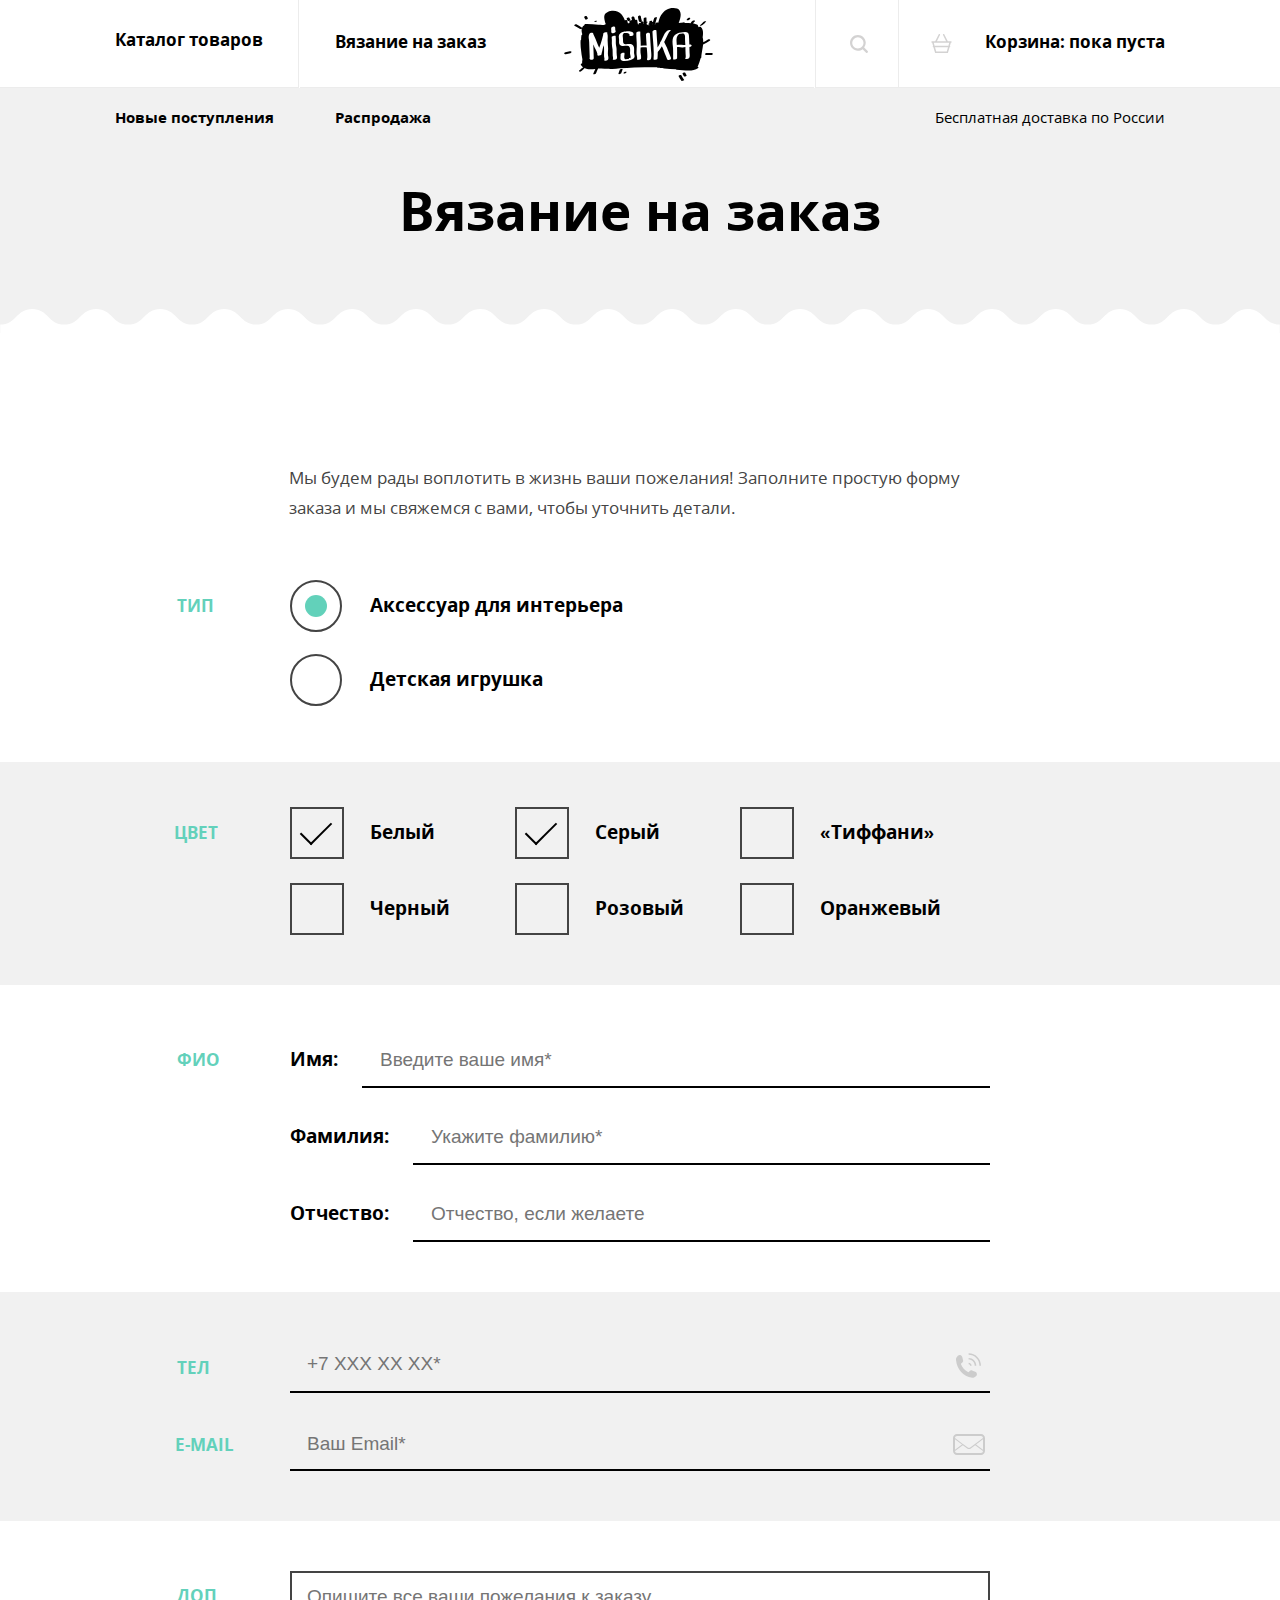
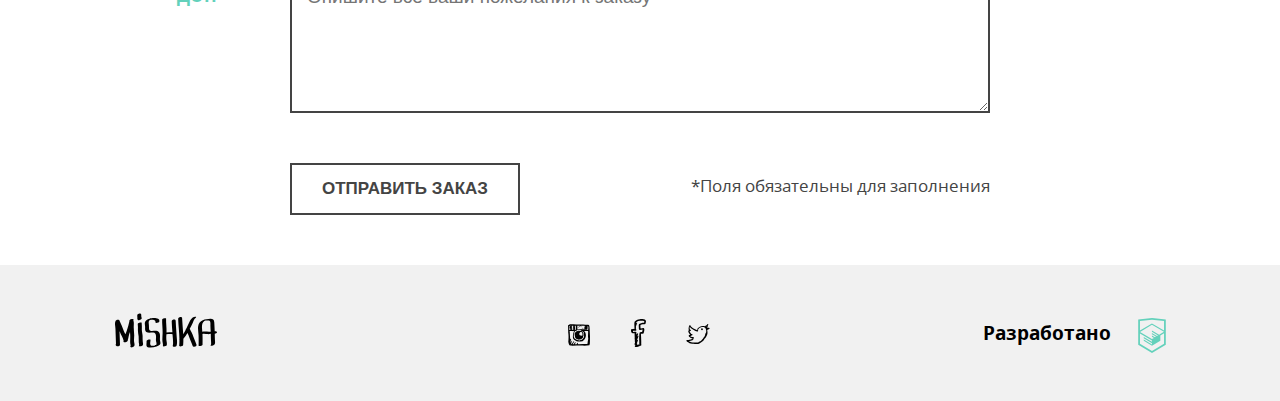
<file: form.html>
<!DOCTYPE html>
<html lang="ru">
  <head>
    <meta charset="utf-8">
    <title>HTML Academy: Мишка</title>
    <meta name="viewport" content="width=device-width,initial-scale=1">
    <link href="css/style.min.css" rel="stylesheet">
    <script src="js/picturefill.min.js"></script>
  </head>
  <body>
    <svg style="display:none" xmlns="http://www.w3.org/2000/svg">
      <symbol id="icon-mail" viewBox="0 0 32 32">
        <path id="mail"  d="M28,5H4C1.791,5,0,6.792,0,9v13c0,2.209,1.791,4,4,4h24c2.209,0,4-1.791,4-4V9 C32,6.792,30.209,5,28,5z M2,10.25l6.999,5.25L2,20.75V10.25z M30,22c0,1.104-0.898,2-2,2H4c-1.103,0-2-0.896-2-2l7.832-5.875 l4.368,3.277c0.533,0.397,1.166,0.6,1.8,0.6c0.633,0,1.266-0.201,1.799-0.6l4.369-3.277L30,22L30,22z M30,20.75l-7-5.25l7-5.25 V20.75z M17.199,18.602c-0.35,0.263-0.763,0.4-1.199,0.4s-0.851-0.139-1.2-0.4L10.665,15.5l-0.833-0.625L2,9.001V9 c0-1.103,0.897-2,2-2h24c1.102,0,2,0.897,2,2L17.199,18.602z"/>
      </symbol>
      <symbol id="icon-phone" viewBox="0 0 24.829 24.333">
        <g>
          <g id="UrwUhy_2_">
            <g>
              <path d="M17.321,24.333c-0.371,0-0.744,0-1.115,0c-4.904-0.58-8.497-2.857-11.11-5.772C2.473,15.637,0.402,11.875,0,6.817 c0-0.453,0-0.906,0-1.358c0.091-0.921,0.544-1.55,1.067-2.086c0.65-0.666,1.63-1.522,2.522-1.553 c0.659-0.022,1.78,0.451,2.232,1.066c0.388,0.53,0.595,1.59,0.775,2.378c0.185,0.797,0.6,1.95,0.485,2.717 C6.905,9.177,5.317,9.684,4.85,10.553c1.551,3.721,4.089,6.456,7.472,8.345c0.847-0.465,1.595-1.864,2.767-1.892 c0.428-0.012,0.972,0.209,1.406,0.34c0.477,0.143,0.891,0.326,1.311,0.484c0.705,0.266,1.957,0.621,2.378,1.213 c0.433,0.61,0.681,1.608,0.581,2.231C20.571,22.508,18.538,23.877,17.321,24.333z"/>
            </g>
          </g>
          <path d="M12.529,1.528c5.949,0,10.771,4.822,10.771,10.771h1.529C24.829,5.507,19.323,0,12.529,0V1.528z"/>
          <path d="M12.529,9.327v1.552c0.785,0,1.421,0.636,1.421,1.42h1.553C15.502,10.657,14.172,9.327,12.529,9.327z"/>
          <path d="M12.529,6.246c3.345,0,6.056,2.71,6.056,6.054h1.588c0-4.22-3.422-7.641-7.644-7.641V6.246z"/>
        </g>
      </symbol>
      <symbol class="logo-tablet" id="logo-tablet" viewBox="19.137 15.003 112.389 46.087">
        <g>
          <g>
            <path d="M129.364,56.884c4.394,0.868,0.843-35.858,0.147-38.311c-1.96-6.569-26.677-2.144-32.18-1.717 c-12.723,0.987-25.189-0.96-37.611-0.376c-6.205,0.292-34.854-1.813-37.519,1.986c-5.048,7.208-2.652,25.797-1.278,35.076 c-4.043,0.779,2.309,4.154,3.138,4.897c6.314,2.192,16.358-0.219,23.007,0.396c15.434,1.472,31.797-2.194,47.276-0.955 c4.496,1.144,9.604,1.019,14.224,1.239C111.982,64.691,128.232,56.658,129.364,56.884 C129.264,56.864,129.871,56.984,129.364,56.884z"/>
          </g>
        </g>
        <g id="Layer_1_1_">
          <g>
            <path fill="#ffffff" d="M45.195,39.413c-0.079-2.546-0.484-5.074-0.451-7.624c0.026-2.063,0.37-4.185-0.341-6.164 c0.043-0.225,0.091-0.449,0.132-0.675c0.184-0.992-3.103-0.467-3.62,0.44c-0.325,0.266-0.492,0.584-0.354,0.908 c0.035,0.082,0.065,0.165,0.096,0.247c-0.623,3.041-1.49,5.985-2.487,8.932c-0.382,1.128-0.843,2.229-1.232,3.354 c-0.553-1.049-1.111-2.083-1.56-3.206c-1.303-3.257-2.479-6.55-4.068-9.685c0.181-1.452-3.039-1.299-3.674,0.03 c-0.767,1.607-0.668,3.229-0.416,4.948c0.285,1.938,0.334,3.842,0.358,5.8c0.045,3.771,0.339,7.537,0.396,11.311 c-0.335,0.372-0.438,0.835-0.087,1.305c0.153,0.203,0.344,0.362,0.542,0.521c0.858,0.687,3.323,0.101,3.318-1.207 c-0.013-3.911-0.295-7.815-0.399-11.727c-0.01-0.383-0.017-0.766-0.022-1.149c0.055,0.137,0.108,0.275,0.163,0.411 c0.607,1.522,1.243,3.001,2.073,4.416c0.824,1.401,1.237,2.908,1.711,4.438c-0.179,0.206-0.288,0.439-0.221,0.674 c-0.038,0.169,0.067,0.275,0.238,0.342c0.606,0.519,1.747,0.261,2.381-0.008c0.273-0.114,0.532-0.247,0.784-0.401 c0.327-0.202,0.838-0.645,0.691-1.1c-0.028-0.089-0.056-0.176-0.083-0.265c0.447-1.204,0.674-2.456,0.917-3.728 c0.259-1.356,0.742-2.64,1.229-3.924c0.049,0.587,0.1,1.176,0.147,1.762c0.194,2.422,0.031,4.812,0.008,7.236 c-0.009,0.803,0.05,1.55,0.208,2.337c0.064,0.324,0.348,1.714,0.266,1.79c-0.581,0.535-0.412,1.192,0.366,1.363 c0.868,0.19,1.975-0.101,2.628-0.705c1.137-1.05,0.6-2.699,0.342-4.024C44.745,44.165,45.265,41.677,45.195,39.413z"/>
            <path fill="#ffffff" d="M53.132,40.056c-0.069-1.888-0.725-3.666-0.734-5.573c-0.01-2.188,0.172-4.358-0.146-6.535 c-0.101-0.688-3.849,0.095-3.717,0.996c0.293,2.002,0.187,4.014,0.151,6.029c-0.035,1.941,0.444,3.699,0.694,5.603 c0.254,1.95-0.081,3.945,0.141,5.897c0.103,0.913,0.712,2.603,0.084,3.398c-0.398,0.505,1.394,0.322,1.474,0.31 c0.729-0.136,1.702-0.372,2.186-0.987c0.62-0.784,0.186-2.3,0.051-3.185C53.014,44.054,53.206,42.026,53.132,40.056z"/>
            <path fill="#ffffff" d="M68.629,36.903c-1.957-2.641-5.589-0.739-8.125-1.46c-1.308-0.372-1.323-2.155-1.319-3.224 c0.003-1.353-0.108-2.592-0.26-3.935c-0.112-0.998-0.022-2.013,0.708-2.755c0.135-0.137,0.815-0.318,0.768-0.322 c0.335-0.058,0.643-0.072,1.013-0.088c1.469-0.063,4.376,0.22,3.814,2.356c-0.253,0.958,3.413,0.409,3.68-0.604 c1.15-4.364-6.914-3.526-9.192-2.921c-2.098,0.557-4.412,1.751-4.531,4.174c-0.059,1.156,0.257,2.258,0.309,3.404 c0.057,1.319-0.188,2.635,0.273,3.907c1.027,2.831,5.238,1.495,7.38,1.656c3.65,0.271,2.561,5.19,2.608,7.48 c0.025,1.224,1.121,3.255,0.2,4.278c-0.565,0.627-1.881,0.664-2.649,0.729c-0.772,0.064-2.089,0.296-2.604-0.438 c-0.942-1.345,0.087-3.605-0.114-5.146c-0.115-0.879-3.859-0.091-3.717,0.995c0.325,2.492-1.328,5.83,2.279,6.258 c2.318,0.275,4.926-0.152,7.118-0.881c1.135-0.376,2.188-0.894,3.077-1.701c0.982-0.892,0.659-2.228,0.396-3.365 C69.1,42.531,70.436,39.344,68.629,36.903z"/>
            <path fill="#ffffff" d="M85.07,36.725c-0.114-3.584-0.653-7.129-0.669-10.719c-0.007-1.871-3.762-1.239-3.754,0.325 c0.014,3.424,0.472,6.801,0.646,10.215c0.004,0.068,0.008,0.138,0.012,0.209c-1.85-0.017-3.699,0.169-5.553,0.233 c0.191-4.396-0.58-8.756-0.411-13.149c0.021-0.553-3.677-0.085-3.718,0.995c-0.162,4.248,0.558,8.461,0.43,12.709 c-0.061,2.026-0.232,4.046-0.247,6.074c-0.007,1.039,0.164,2.074,0.312,3.098c0.138,0.947,0.458,2.212,0.172,3.149 c-0.224,0.731,3.379,0.275,3.666-0.659c0.516-1.687-0.211-3.834-0.383-5.541c-0.167-1.636-0.039-3.319,0.078-4.98 c1.925-0.123,3.852-0.281,5.77-0.011c0.084,1.308,0.186,2.613,0.305,3.924c0.101,1.099,0.171,2.194,0.187,3.298 c0.016,0.966,0.135,2.367-0.21,3.282c-0.733,1.953,2.99,1.792,3.533,0.347c0.667-1.775,0.477-3.984,0.363-5.85 C85.455,41.354,85.145,39.047,85.07,36.725z"/>
            <path fill="#ffffff" d="M101.139,40.971c-0.892-2.617-2.252-4.913-3.431-7.399c0.95-1.85,1.915-3.7,2.782-5.588 c0.788-1.715,1.373-3.624,2.922-4.833c0.545-0.424,0.522-0.85-0.243-0.902c-0.83-0.058-1.958,0.182-2.629,0.704 c-1.408,1.099-2.301,2.433-3.035,4.05c-0.885,1.946-1.801,3.856-2.765,5.765c-0.069,0.14-0.141,0.28-0.213,0.421 c-0.465,0.3-0.744,0.723-0.606,1.201c-0.75,1.484-1.518,2.959-2.371,4.375c-0.283-5.25-0.905-10.496-1.093-15.752 c-0.041-1.205-3.768-0.455-3.715,0.996c0.23,6.517,1.155,13.021,1.221,19.536c-0.017,0.017-0.031,0.033-0.047,0.048 c-0.285,0.293-0.179,0.469,0.051,0.571c0.002,1.66-0.057,3.322-0.199,4.985c-0.448,0.709,0.439,1.081,1.029,1.081 c0.031,0,0.061,0,0.092,0c0.701,0,2.49-0.331,2.579-1.294c0.182-1.992,0.237-3.981,0.221-5.971 c1.508-1.627,2.741-3.444,3.849-5.348c0.72,1.405,1.405,2.821,1.887,4.35c0.816,2.602,2.182,4.991,2.971,7.604 c0.518,1.713,4.229,0.701,3.717-0.996C103.321,45.964,102.02,43.551,101.139,40.971z"/>
            <path fill="#ffffff" d="M123.443,36.573c-0.199-0.791-1.302-0.807-2.156-0.731c-0.012-0.318-0.02-0.637-0.033-0.956 c-0.12-2.525-0.158-5.104-0.371-7.622c-0.198-2.331-1.505-3.167-3.77-3.08c-2.293,0.087-4.962,0.5-7.101,1.332 c-2.475,0.962-3.852,2.784-4.326,5.391c-0.522,2.86,0.227,5.901,0.354,8.775c0.146,3.324,0.062,6.655,0.059,9.98 c0,0.545,3.717,0.03,3.717-0.996c0.004-2.633,0.041-5.268,0-7.9c-0.013-0.777-0.049-1.549-0.097-2.318 c1.3-0.563,3.499,0.011,4.792,0.133c1.052,0.1,2.059-0.155,3.079-0.275c0.02,2.193,0.101,4.4,0.191,6.591 c0.047,1.122,0.453,3.351-0.335,4.279c-0.414,0.491,1.405,0.326,1.475,0.314c0.753-0.139,1.671-0.381,2.186-0.988 c0.901-1.062,0.433-3.597,0.381-4.863c-0.074-1.814-0.097-3.63-0.135-5.443C122.448,38.051,123.647,37.38,123.443,36.573z M109.571,36.43c-0.099-1.183-0.207-2.364-0.288-3.552c-0.15-2.212,0.111-5.298,2.172-6.642c0.553-0.36,1.59-0.298,2.235-0.416 c0.922-0.166,1.856-0.369,2.685,0.181c1.148,0.762,0.865,3.47,0.863,4.62c-0.002,1.904,0.198,3.797,0.295,5.698 c-0.524,0.052-1.056,0.084-1.597,0.073C113.767,36.339,111.625,35.998,109.571,36.43z"/>
            <path fill="#ffffff" d="M49.915,25.373c0.495-0.047,0.992-0.215,1.401-0.497c0.082-0.068,0.162-0.138,0.244-0.206 c0.493-0.318,0.92-0.785,0.69-1.291c-0.479-1.049-0.403-2.117-0.395-3.241c0.006-0.908-0.914-1.182-1.689-1.114 c-0.686,0.061-2.058,0.551-2.063,1.443c-0.007,0.942-0.068,1.913,0.104,2.84c-0.046,0.106-0.071,0.226-0.099,0.336 c-0.053,0.201,0.015,0.399,0.135,0.56c0,0.042,0.002,0.085,0.002,0.127c0.004,0.106,0.01,0.212,0.014,0.318 c0.07,0.221,0.205,0.388,0.407,0.503C49.033,25.373,49.498,25.414,49.915,25.373z"/>
          </g>
        </g>
      </symbol>
      <symbol class="logo-desktop" id="logo-desktop" viewBox="0 0 148.051 72.707">
        <g>
          <g>
            <path d="M143.165,31.397c-1.481,1.055-3.053,1.942-4.657,2.777c0.037-1.747-0.119-3.465-0.591-5.127 c0.051-0.333,0.102-0.667,0.145-1.002c0.375-3.005,0.657-7.122-2.003-9.224c-0.335-0.265-1.249-0.035-1.922,0.274 c-0.157-0.151-0.322-0.289-0.496-0.415c-0.082-0.242-0.159-0.487-0.229-0.735c-0.035-0.12-0.168-0.188-0.36-0.215 c0.285-0.383,0.263-0.818-0.419-1.092c-0.378-0.152-0.759-0.287-1.143-0.413c-0.067-0.072-0.126-0.096-0.172-0.058 c-0.001,0.001-0.004,0.002-0.006,0.003c-0.938-0.3-1.893-0.533-2.859-0.705c0.138-0.331,0.396-0.813,0.552-1 c0.132-0.157,0.279-0.3,0.429-0.439c0.062-0.057,0.125-0.111,0.188-0.165c0.032-0.027,0.053-0.046,0.069-0.061 c0.02-0.014,0.046-0.034,0.084-0.062c0.38-0.288,0.846-0.865,0.221-1.202c-0.57-0.307-1.507-0.142-2.007,0.238 c-0.863,0.655-1.626,1.379-2.092,2.361c-2.01-0.169-4.05-0.155-6.079-0.078c0.062-0.076,0.112-0.158,0.141-0.25 c0.184-0.585-0.908-0.525-1.188-0.488c-1.562,0.205-3.125,0.407-4.688,0.604c1.367-3.773,3.083-8.578,1.001-12.264 c-1.19-2.106-3.906-2.579-6.098-2.652c-2.436-0.081-4.898,0.461-7.036,1.636c-4.762,2.618-7.11,7.71-8.21,13.138 c-0.497-0.657-2.301-0.425-2.645,0.468c-0.124,0.32-0.229,0.645-0.327,0.972c-0.16,0.174-0.282,0.386-0.345,0.637 c-0.015,0.056-0.027,0.111-0.041,0.167c-0.065,0.002-0.131,0.005-0.196,0.007c0.02-0.104,0.041-0.207,0.064-0.31 c0.146-0.109,0.247-0.232,0.28-0.366c0.574-2.296,1.156-4.588,1.948-6.82c0.269-0.756-2.511-0.399-2.804,0.426 c-0.424,1.193-0.786,2.403-1.12,3.622c-0.165,0.078-0.356,0.187-0.425,0.326c-0.017,0.034-0.031,0.07-0.047,0.104 c-0.107-0.093-0.271-0.151-0.466-0.178c0-0.319,0-0.639,0-0.959c0-0.432-2.823-0.034-2.823,0.757c0,0.522,0,1.046,0,1.568 c-0.167,0.072-0.327,0.158-0.472,0.266c-0.063,0.057-0.127,0.114-0.19,0.172c-0.073,0.071-0.113,0.152-0.12,0.245 c-0.007,0.026-0.013,0.053-0.023,0.078c-0.017,0.022-0.032,0.046-0.052,0.066c-0.126,0.128-0.184,0.335-0.027,0.467 c0.19,0.16,0.508,0.167,0.738,0.159c0.048-0.002,0.097-0.007,0.146-0.011c0,0.156,0,0.312,0,0.468 c-0.226-0.001-0.45-0.003-0.675-0.006l-0.411-0.051c-0.021-0.385-0.676-0.452-1.351-0.328c0.006-0.049,0.007-0.098-0.001-0.148 c-0.101-0.595-0.174-1.192-0.229-1.79c0.237-0.079,0.471-0.18,0.68-0.313c0.159-0.102,0.328-0.224,0.328-0.43 c0-0.064,0-0.13,0-0.194c0-0.18-0.412-0.204-0.499-0.208c-0.195-0.009-0.394,0.009-0.589,0.041 c-0.075-1.305-0.081-2.615-0.081-3.925c0-0.84-2.824-0.315-2.823,0.757c0,1.786,0.009,3.57,0.193,5.343 c-0.087-0.002-0.178,0.001-0.27,0.009c0-0.511,0-1.021,0-1.532c0-1.045-1.297-1.22-2.147-0.809 c0.313-0.262,0.489-0.622,0.37-1.039c-0.403-1.414-0.778-2.827-0.974-4.287c-0.188-1.394-3.017-0.677-2.824,0.756 c0.196,1.46,0.57,2.873,0.975,4.287c0.235,0.828,1.338,0.889,2.104,0.51c-0.227,0.196-0.373,0.452-0.373,0.76 c0,0.21,0,0.42,0,0.63c-0.189-0.098-0.439-0.16-0.77-0.16c-1.057,0-1.671,0.885-1.4,1.477c-0.164-0.027-0.327-0.054-0.491-0.083 c-0.382-1.248-0.686-2.514-0.714-3.83c-0.02-0.942-1.27-1.049-2.108-0.672c-0.008-0.056-0.022-0.111-0.049-0.168 c-0.385-0.804-0.567-1.674-0.78-2.533c-0.332-1.35-3.158-0.601-2.823,0.756c0.157,0.638,0.3,1.281,0.519,1.898 c-0.018,0.005-0.039,0.009-0.056,0.014c-0.3,0.081-0.601,0.205-0.854,0.387c-0.832,0.079-1.828,0.565-1.752,1.208 c0.058,0.478,0.131,0.953,0.209,1.427c-0.546,0.091-1.092,0.177-1.639,0.26c-0.289-0.787-0.499-1.601-0.618-2.443 c-0.131-0.924-1.555-0.854-2.332-0.26c-0.774-2.062-1.796-4.019-3.122-5.761c-2.621-3.439-7.097-4.613-11.242-3.794 c-1.9,0.376-3.735,1.184-5.043,2.646c-1.21,1.353-1.352,3.089-1.17,4.805c0.158,1.493,0.61,4.005,1.584,5.976 c-0.35-0.012-0.709,0.041-0.949,0.139c-0.283,0.117-0.561,0.248-0.833,0.388c-1.939,0.029-3.877,0.019-5.803-0.07 c-4.179-0.194-8.301-0.86-12.497-0.742c-0.923,0.026-1.534,0.719-1.465,1.262c-1.046,0.502-1.733,1.315-2.143,2.287 c-1.732-1.15-3.479-2.266-5.335-3.211c-0.689-0.351-3.3,0.707-2.285,1.224c1.84,0.938,3.561,2.072,5.278,3.216 c0.512,0.341,1.32,0.133,1.842-0.07c0.03-0.012,0.09-0.039,0.165-0.077c-0.306,1.44-0.157,3.067,0.241,4.493 c0.03,0.11,0.093,0.198,0.172,0.27c-0.021,0.338-0.023,0.677-0.007,1.015c-0.001,0.055-0.001,0.109-0.002,0.165 c-0.4,0.189-0.712,0.48-0.76,0.839c-0.188,1.411-0.278,2.82-0.305,4.229c-0.272,0.199-0.462,0.469-0.485,0.798 c-0.233,3.345,0.037,6.652,0.467,9.95c0.185,2.694,0.69,5.344,1.172,7.999c0.058,0.416,0.113,0.832,0.167,1.249 c-0.265,1.133-0.398,2.395-0.237,3.482c-0.881,0.171-1.729,0.866-1.233,1.617c0.765,1.158,1.644,2.018,2.606,2.649 c-0.633-0.103-1.42,0.11-1.871,0.555c-0.818,0.809-1.715,1.531-2.533,2.339c-0.429,0.424-0.314,0.935,0.289,1.078 c0.651,0.155,1.516-0.06,1.997-0.535c0.817-0.808,1.715-1.531,2.533-2.339c0.248-0.245,0.308-0.517,0.204-0.731 c3.21,1.735,7.235,1.27,11.114,0.943c-0.882,1.589-1.542,3.273-2.17,4.997c-0.262,0.719,2.507,0.373,2.801-0.436 c0.61-1.675,1.237-3.343,2.103-4.895c3.741,0.117,7.479,0.122,11.215,0.051c0.149,0.182,0.416,0.305,0.746,0.336 c3.27,0.311,6.489-0.096,9.688-0.699c4.789-0.229,9.577-0.525,14.366-0.809c7.527-0.186,15.056-0.346,22.587-0.32 c0.1,0.109,0.204,0.215,0.314,0.318c0.272,0.256,0.621,0.345,0.979,0.33c0.062,0.009,0.128,0.016,0.199,0.019 c0.714,0.036,1.428,0.087,2.141,0.145c0.156,0.04,0.341,0.059,0.559,0.046c0.002,0,0.004,0,0.005,0 c0.782,0.067,1.563,0.14,2.346,0.208c0.171,0.214,0.497,0.342,0.792,0.361c3.804,0.25,7.612,0.522,11.423,0.703 c0.14,0.229,0.536,0.34,0.82,0.343c7.067,0.06,15.278,2.804,21.558-1.736c0.501-0.362,0.273-0.877-0.264-0.984 c-0.108-0.021-0.217-0.031-0.326-0.034c0.008-0.016,0.018-0.03,0.023-0.045c1.195-2.769,2.174-5.633,2.945-8.552 c0.365-0.198,0.632-0.494,0.646-0.86c0.049-1.189,0.188-2.406,0.371-3.639c0.166-0.884,0.313-1.771,0.441-2.66 c0.387-2.169,0.806-4.367,1.018-6.541c2.28-1.147,4.538-2.335,6.622-3.819C146.562,31.417,144.213,30.651,143.165,31.397z M87.835,16.351c-0.049,0.039-0.094,0.079-0.134,0.123c0.073-0.312,0.149-0.623,0.228-0.934c0.036,0.001,0.073,0.001,0.111,0 C87.972,15.81,87.902,16.081,87.835,16.351z"/>
            <path d="M63.261,12.626c0.127,0.196,0.562,0.217,0.753,0.217c0.377,0.001,0.759-0.083,1.106-0.225 c0.404-0.166,1.101-0.559,0.77-1.07c-0.363-0.562-0.609-1.19-0.975-1.754c-0.127-0.196-0.562-0.217-0.754-0.217 c-0.376-0.001-0.758,0.083-1.105,0.226c-0.404,0.165-1.101,0.558-0.77,1.069C62.649,11.434,62.896,12.063,63.261,12.626z"/>
            <path d="M20.683,10.907c0.216,0.647,1.111,0.647,1.648,0.504c0.472-0.127,1.39-0.616,1.175-1.26 c-0.208-0.624-0.433-1.293-0.893-1.78c-0.479-0.507-1.324-0.417-1.902-0.151c-0.412,0.19-1.177,0.838-0.695,1.349 C20.398,9.974,20.494,10.341,20.683,10.907z"/>
            <path d="M30.66,13.895c0.843,0,3.073-1.276,1.186-1.276C31.003,12.619,28.772,13.895,30.66,13.895z"/>
            <path d="M122.562,12.274c0.346,0.072,0.717,0.032,1.055-0.059c0.321-0.086,0.7-0.234,0.941-0.477 c0.355-0.355,0.728-0.729,0.962-1.178c0.104-0.198,0.174-0.399-0.005-0.587c-0.188-0.197-0.507-0.245-0.763-0.251 c-0.376-0.01-0.761,0.074-1.106,0.22c-0.252,0.106-0.621,0.294-0.756,0.553c-0.098,0.186-0.218,0.353-0.351,0.513 c-0.008,0.009-0.016,0.018-0.023,0.027c-0.011,0.012-0.021,0.023-0.028,0.032c-0.064,0.067-0.13,0.133-0.195,0.199 c-0.158,0.158-0.346,0.365-0.279,0.614C122.077,12.121,122.347,12.229,122.562,12.274z"/>
            <path d="M135.861,17.692c0.631-0.061,1.395-0.246,1.894-0.662c1.319-1.102,2.603-2.248,3.623-3.642 c0.288-0.393-1.049-0.243-1.118-0.23c-0.534,0.099-1.316,0.276-1.661,0.746c-0.949,1.296-2.164,2.349-3.391,3.374 C134.71,17.693,135.649,17.712,135.861,17.692z"/>
            <path d="M146.74,44.769c-1.624,0-3.248,0-4.872,0c-0.616,0-1.475,0.468-1.556,1.139c-0.09,0.739,0.754,0.922,1.304,0.922 c1.624,0,3.248,0,4.871,0c0.617,0,1.475-0.468,1.557-1.139C148.134,44.952,147.29,44.769,146.74,44.769z"/>
            <path d="M57.021,60.784c-0.498,0.08-1.412,0.296-1.639,0.831c-0.538,1.272-0.981,2.571-1.364,3.897 c-0.211,0.733,2.571,0.333,2.798-0.451c0.383-1.327,0.825-2.625,1.363-3.897C58.401,60.637,57.213,60.752,57.021,60.784z"/>
            <path d="M61.602,63.375c-0.347-0.003-0.696,0.063-1.029,0.152c-0.333,0.089-0.67,0.207-0.968,0.383 c-0.141,0.084-0.338,0.2-0.338,0.39c-0.001,0.116-0.007,0.231-0.021,0.346c-0.025,0.103-0.06,0.2-0.125,0.286 c0.004-0.004,0.008-0.009,0.012-0.014c-0.064,0.082-0.108,0.179,0.018,0.253c0.196,0.114,0.502,0.083,0.712,0.062 c0.374-0.037,0.745-0.127,1.099-0.252c0.243-0.085,0.613-0.207,0.795-0.407c0.149-0.164,0.241-0.286,0.284-0.501 c0.035-0.177,0.05-0.349,0.05-0.529C62.09,63.378,61.669,63.376,61.602,63.375z"/>
            <path d="M116.652,67.051c-0.354-0.686-3.043,0.331-2.823,0.757c0.844,1.638,1.939,3.122,2.923,4.677 c0.436,0.689,3.04-0.414,2.823-0.757C118.593,70.174,117.496,68.689,116.652,67.051z"/>
            <path d="M120.744,64.713c-0.294-0.588-1.067-0.563-1.624-0.414c-0.35,0.094-1.485,0.598-1.199,1.17 c0.39,0.78,0.779,1.559,1.169,2.339c0.294,0.588,1.068,0.562,1.624,0.414c0.35-0.094,1.486-0.598,1.199-1.171 C121.523,66.272,121.134,65.493,120.744,64.713z"/>
            <path d="M5.668,43.105c-1.486,0.359-3.006,0.571-4.481,0.975c-0.537,0.146-1.342,0.641-1.16,1.318 c0.181,0.675,1.128,0.709,1.664,0.562c1.476-0.403,2.995-0.615,4.482-0.975c0.541-0.13,1.338-0.651,1.16-1.318 C7.148,42.982,6.209,42.975,5.668,43.105z"/>
          </g>
        </g>
        <g id="Layer_1">
          <g>
            <path fill="#ffffff" d="M43.752,40.106c-0.083-2.707-0.514-5.396-0.479-8.108c0.028-2.194,0.393-4.45-0.363-6.554 c0.047-0.239,0.097-0.477,0.141-0.717c0.195-1.055-3.3-0.497-3.849,0.468c-0.346,0.283-0.523,0.621-0.377,0.965 c0.037,0.087,0.069,0.175,0.102,0.263c-0.662,3.233-1.584,6.364-2.645,9.498c-0.406,1.199-0.896,2.37-1.31,3.565 c-0.587-1.114-1.181-2.214-1.658-3.408c-1.386-3.464-2.636-6.965-4.326-10.299c0.192-1.543-3.232-1.381-3.907,0.032 c-0.816,1.709-0.711,3.434-0.442,5.262c0.303,2.061,0.356,4.086,0.381,6.167c0.048,4.012,0.361,8.016,0.421,12.027 c-0.357,0.397-0.466,0.889-0.092,1.388c0.163,0.217,0.365,0.385,0.576,0.554c0.913,0.73,3.533,0.108,3.528-1.283 c-0.014-4.16-0.314-8.312-0.424-12.471c-0.011-0.407-0.018-0.814-0.024-1.222c0.058,0.146,0.115,0.293,0.173,0.438 c0.646,1.618,1.322,3.191,2.205,4.696c0.876,1.491,1.315,3.092,1.819,4.719c-0.19,0.219-0.305,0.467-0.234,0.715 c-0.04,0.181,0.071,0.294,0.253,0.363c0.645,0.552,1.858,0.277,2.532-0.007c0.29-0.122,0.566-0.263,0.834-0.427 c0.348-0.215,0.891-0.686,0.735-1.17c-0.03-0.093-0.059-0.187-0.088-0.281c0.475-1.281,0.716-2.612,0.975-3.965 c0.275-1.441,0.789-2.805,1.307-4.171c0.053,0.625,0.107,1.249,0.157,1.872c0.206,2.577,0.033,5.118,0.008,7.696 c-0.009,0.854,0.054,1.648,0.221,2.484c0.068,0.345,0.37,1.824,0.283,1.904c-0.617,0.57-0.438,1.268,0.389,1.45 c0.923,0.203,2.1-0.106,2.795-0.749c1.209-1.117,0.638-2.871,0.364-4.28C43.273,45.158,43.826,42.512,43.752,40.106z"/>
            <path fill="#ffffff" d="M52.192,40.788c-0.074-2.007-0.771-3.897-0.781-5.925c-0.011-2.327,0.183-4.635-0.156-6.949 c-0.107-0.732-4.093,0.101-3.953,1.059c0.312,2.129,0.199,4.268,0.161,6.412c-0.037,2.063,0.472,3.934,0.737,5.958 c0.271,2.073-0.085,4.195,0.15,6.271c0.11,0.971,0.758,2.768,0.09,3.612c-0.424,0.537,1.482,0.345,1.568,0.33 c0.775-0.143,1.809-0.395,2.324-1.048c0.659-0.835,0.198-2.448,0.054-3.387C52.066,45.041,52.271,42.885,52.192,40.788z"/>
            <path fill="#ffffff" d="M68.671,37.438c-2.081-2.809-5.943-0.787-8.64-1.554c-1.39-0.396-1.407-2.292-1.403-3.428 c0.004-1.439-0.115-2.757-0.276-4.184c-0.119-1.061-0.024-2.14,0.753-2.93c0.143-0.146,0.866-0.339,0.817-0.342 c0.356-0.062,0.683-0.077,1.077-0.094c1.562-0.067,4.654,0.234,4.056,2.506c-0.269,1.019,3.629,0.435,3.913-0.643 c1.224-4.64-7.352-3.749-9.774-3.106c-2.231,0.592-4.692,1.862-4.819,4.438c-0.062,1.23,0.274,2.401,0.328,3.62 c0.061,1.403-0.2,2.802,0.291,4.155c1.092,3.01,5.57,1.59,7.849,1.761c3.88,0.29,2.722,5.519,2.772,7.955 c0.027,1.3,1.192,3.461,0.213,4.549c-0.601,0.668-2,0.706-2.817,0.774c-0.821,0.069-2.221,0.315-2.768-0.465 c-1.002-1.431,0.093-3.834-0.121-5.474c-0.122-0.933-4.104-0.096-3.953,1.059c0.346,2.651-1.412,6.2,2.424,6.655 c2.464,0.293,5.238-0.162,7.568-0.936c1.207-0.4,2.328-0.951,3.272-1.81c1.045-0.949,0.701-2.369,0.421-3.579 C69.172,43.422,70.593,40.032,68.671,37.438z"/>
            <path fill="#ffffff" d="M86.155,37.248c-0.122-3.812-0.696-7.582-0.711-11.4c-0.009-1.989-4-1.317-3.993,0.346 c0.015,3.641,0.501,7.232,0.688,10.862c0.003,0.074,0.008,0.148,0.012,0.223c-1.967-0.018-3.934,0.179-5.905,0.248 c0.203-4.675-0.617-9.311-0.438-13.983c0.022-0.587-3.909-0.091-3.953,1.059c-0.172,4.516,0.593,8.997,0.457,13.514 c-0.064,2.155-0.247,4.303-0.262,6.46c-0.008,1.105,0.173,2.204,0.332,3.293c0.147,1.008,0.488,2.352,0.183,3.349 c-0.238,0.779,3.594,0.293,3.897-0.701c0.55-1.794-0.224-4.076-0.408-5.892c-0.177-1.74-0.04-3.53,0.084-5.296 c2.048-0.131,4.096-0.3,6.135-0.012c0.091,1.391,0.197,2.779,0.325,4.172c0.106,1.168,0.181,2.334,0.198,3.507 c0.016,1.028,0.143,2.519-0.223,3.492c-0.78,2.075,3.179,1.906,3.757,0.368c0.71-1.887,0.507-4.237,0.386-6.22 C86.565,42.169,86.235,39.717,86.155,37.248z"/>
            <path fill="#ffffff" d="M103.242,41.762c-0.948-2.783-2.395-5.224-3.649-7.868c1.01-1.967,2.036-3.935,2.959-5.942 c0.838-1.824,1.459-3.854,3.107-5.139c0.579-0.451,0.555-0.904-0.258-0.96c-0.883-0.061-2.083,0.194-2.795,0.749 c-1.498,1.168-2.448,2.587-3.229,4.307c-0.94,2.069-1.914,4.101-2.94,6.13c-0.074,0.149-0.15,0.298-0.226,0.448 c-0.494,0.318-0.792,0.769-0.645,1.277c-0.798,1.578-1.614,3.146-2.521,4.653c-0.302-5.584-0.963-11.162-1.161-16.751 c-0.045-1.281-4.007-0.484-3.953,1.059c0.246,6.93,1.23,13.845,1.299,20.775c-0.017,0.017-0.032,0.034-0.049,0.051 c-0.303,0.311-0.191,0.498,0.053,0.606c0.002,1.767-0.06,3.534-0.211,5.303c-0.477,0.752,0.467,1.149,1.094,1.149 c0.033,0,0.065,0,0.098,0c0.746,0,2.649-0.353,2.742-1.376c0.193-2.119,0.254-4.234,0.234-6.349 c1.605-1.731,2.916-3.663,4.093-5.687c0.766,1.494,1.495,3,2.007,4.625c0.868,2.766,2.32,5.308,3.159,8.087 c0.55,1.822,4.497,0.745,3.952-1.059C105.563,47.072,104.177,44.505,103.242,41.762z"/>
            <path fill="#ffffff" d="M126.96,37.085c-0.212-0.84-1.385-0.857-2.292-0.777c-0.013-0.338-0.021-0.677-0.036-1.016 c-0.127-2.686-0.168-5.428-0.396-8.105c-0.211-2.479-1.599-3.368-4.008-3.276c-2.438,0.093-5.277,0.532-7.55,1.416 c-2.632,1.023-4.096,2.961-4.601,5.733c-0.555,3.041,0.242,6.275,0.377,9.331c0.155,3.535,0.066,7.078,0.062,10.614 c0,0.579,3.952,0.031,3.953-1.059c0.003-2.801,0.043-5.602,0-8.402c-0.014-0.826-0.052-1.647-0.104-2.466 c1.382-0.599,3.721,0.013,5.097,0.143c1.117,0.105,2.188-0.167,3.273-0.294c0.021,2.333,0.108,4.678,0.204,7.008 c0.049,1.194,0.481,3.563-0.356,4.552c-0.44,0.521,1.493,0.347,1.568,0.333c0.801-0.147,1.777-0.404,2.324-1.05 c0.958-1.13,0.46-3.824,0.405-5.173c-0.079-1.928-0.103-3.859-0.143-5.789C125.903,38.656,127.177,37.943,126.96,37.085z M112.208,36.933c-0.104-1.257-0.219-2.513-0.306-3.777c-0.161-2.352,0.118-5.634,2.31-7.062c0.587-0.383,1.691-0.317,2.377-0.442 c0.979-0.177,1.974-0.393,2.855,0.192c1.221,0.81,0.92,3.69,0.918,4.913c-0.002,2.024,0.21,4.038,0.313,6.058 c-0.558,0.056-1.122,0.09-1.698,0.077C116.67,36.837,114.393,36.474,112.208,36.933z"/>
            <path fill="#ffffff" d="M48.771,25.176c0.526-0.051,1.055-0.229,1.49-0.529c0.087-0.073,0.173-0.146,0.26-0.219 c0.524-0.338,0.979-0.834,0.734-1.373c-0.509-1.115-0.428-2.251-0.42-3.445c0.007-0.966-0.972-1.257-1.797-1.185 c-0.729,0.064-2.188,0.586-2.194,1.534c-0.007,1.002-0.072,2.034,0.11,3.02c-0.049,0.113-0.075,0.241-0.105,0.358 c-0.056,0.214,0.016,0.424,0.144,0.595c0,0.045,0.002,0.09,0.002,0.135c0.005,0.113,0.011,0.226,0.015,0.338 c0.074,0.235,0.218,0.413,0.433,0.535C47.833,25.176,48.327,25.219,48.771,25.176z"/>
          </g>
        </g>
      </symbol>
      <symbol id="icon-logo-mobile" viewBox="32.458 20.216 85.589 35.034">
        <g>
          <path d="M36.638,46.517c-0.014-3.472-0.262-6.938-0.356-10.409c-0.008-0.34-0.015-0.681-0.02-1.021 c0.049,0.122,0.097,0.243,0.146,0.364c0.54,1.352,1.103,2.663,1.839,3.92c0.731,1.244,1.099,2.58,1.521,3.939 c-0.159,0.182-0.256,0.39-0.196,0.596c-0.033,0.15,0.059,0.245,0.212,0.306c0.537,0.46,1.55,0.231,2.113-0.008 c0.242-0.102,0.474-0.221,0.696-0.355c0.29-0.181,0.744-0.572,0.613-0.977c-0.024-0.079-0.049-0.157-0.072-0.235 c0.396-1.068,0.598-2.179,0.813-3.308c0.23-1.206,0.659-2.345,1.092-3.485c0.043,0.521,0.088,1.044,0.129,1.56 c0.174,2.147,0.028,4.27,0.008,6.422c-0.008,0.713,0.046,1.375,0.184,2.075c0.059,0.287,0.31,1.521,0.235,1.58 c-0.516,0.476-0.366,1.061,0.326,1.211c0.771,0.169,1.753-0.088,2.333-0.625c1.009-0.934,0.531-2.396,0.304-3.572 c-0.385-1.973,0.077-4.181,0.017-6.189c-0.069-2.26-0.43-4.503-0.399-6.769c0.023-1.831,0.328-3.714-0.303-5.471 c0.039-0.2,0.08-0.398,0.117-0.6c0.163-0.879-2.754-0.414-3.212,0.392c-0.29,0.235-0.438,0.519-0.313,0.806 c0.031,0.071,0.057,0.146,0.084,0.219c-0.552,2.699-1.321,5.313-2.207,7.93c-0.339,1.001-0.748,1.977-1.095,2.978 c-0.49-0.933-0.986-1.851-1.384-2.847c-1.155-2.891-2.199-5.813-3.61-8.596c0.16-1.289-2.698-1.153-3.261,0.02 c-0.682,1.426-0.592,2.866-0.369,4.393c0.254,1.721,0.298,3.411,0.32,5.147c0.039,3.347,0.3,6.689,0.351,10.04 c-0.298,0.331-0.389,0.741-0.078,1.158c0.136,0.182,0.306,0.321,0.482,0.46C34.454,48.198,36.643,47.679,36.638,46.517z"/>
          <path d="M54.834,28.145c-0.089-0.613-3.416,0.084-3.3,0.885c0.259,1.776,0.167,3.561,0.136,5.352 c-0.031,1.722,0.394,3.282,0.615,4.971c0.226,1.732-0.071,3.502,0.126,5.235c0.09,0.812,0.632,2.312,0.074,3.018 c-0.354,0.447,1.237,0.285,1.31,0.275c0.646-0.12,1.509-0.331,1.938-0.875c0.552-0.697,0.165-2.042,0.045-2.82 c-0.267-1.734-0.097-3.537-0.162-5.286c-0.061-1.676-0.644-3.254-0.65-4.946C54.957,32.001,55.119,30.077,54.834,28.145z"/>
          <path d="M57.958,34.791c0.91,2.514,4.648,1.327,6.551,1.471c3.238,0.239,2.272,4.607,2.313,6.641 c0.022,1.085,0.995,2.889,0.179,3.798c-0.502,0.556-1.669,0.589-2.352,0.646c-0.687,0.057-1.854,0.261-2.312-0.39 c-0.836-1.194,0.077-3.2-0.102-4.568c-0.103-0.78-3.424-0.08-3.299,0.884c0.29,2.211-1.179,5.175,2.022,5.556 c2.059,0.244,4.372-0.136,6.317-0.783c1.008-0.334,1.943-0.792,2.731-1.509c0.872-0.794,0.585-1.979,0.352-2.987 c-0.569-2.458,0.616-5.289-0.987-7.454c-1.738-2.345-4.962-0.657-7.212-1.297c-1.161-0.33-1.175-1.911-1.17-2.86 c0.002-1.202-0.098-2.302-0.231-3.491c-0.1-0.887-0.021-1.787,0.628-2.447c0.119-0.121,0.723-0.283,0.681-0.28 c0.299-0.051,0.572-0.062,0.9-0.076c1.304-0.056,3.885,0.195,3.386,2.092c-0.226,0.851,3.028,0.363,3.266-0.53 c1.021-3.874-6.138-3.131-8.159-2.593c-1.863,0.494-3.916,1.555-4.023,3.704c-0.052,1.027,0.229,2.006,0.274,3.022 C57.764,32.494,57.546,33.662,57.958,34.791z"/>
          <path d="M72.413,36.661c-0.053,1.799-0.208,3.593-0.22,5.393c-0.006,0.921,0.146,1.842,0.278,2.75 c0.122,0.841,0.407,1.964,0.152,2.796c-0.198,0.646,3,0.242,3.254-0.587c0.458-1.497-0.188-3.402-0.341-4.918 c-0.147-1.451-0.032-2.945,0.072-4.42c1.708-0.11,3.418-0.249,5.119-0.011c0.076,1.163,0.164,2.321,0.272,3.48 c0.088,0.976,0.151,1.948,0.164,2.929c0.015,0.855,0.12,2.099-0.185,2.913c-0.651,1.731,2.655,1.59,3.136,0.30 c0.592-1.577,0.423-3.537,0.323-5.194c-0.13-2.059-0.404-4.106-0.47-6.166c-0.102-3.183-0.58-6.329-0.594-9.51 c-0.007-1.661-3.338-1.099-3.331,0.288c0.012,3.04,0.417,6.037,0.571,9.068c0.005,0.061,0.008,0.121,0.01,0.18 c-1.64-0.016-3.281,0.149-4.929,0.207c0.171-3.902-0.515-7.771-0.364-11.672c0.02-0.492-3.264-0.077-3.3,0.883 C71.887,29.151,72.526,32.891,72.413,36.661z"/>
          <path d="M86.493,42.032c-0.254,0.259-0.159,0.414,0.045,0.506c0.001,1.474-0.05,2.949-0.178,4.424 c-0.396,0.63,0.39,0.96,0.912,0.96c0.028,0,0.055,0,0.082,0c0.622,0,2.209-0.293,2.289-1.148c0.162-1.769,0.211-3.535,0.196-5.299 c1.337-1.446,2.434-3.057,3.416-4.748c0.64,1.248,1.247,2.505,1.676,3.861c0.725,2.31,1.938,4.431,2.637,6.75 c0.459,1.521,3.754,0.621,3.298-0.885c-0.701-2.319-1.856-4.462-2.638-6.75c-0.791-2.322-1.998-4.361-3.046-6.568 c0.845-1.641,1.699-3.283,2.47-4.96c0.698-1.524,1.219-3.216,2.594-4.289c0.483-0.376,0.464-0.755-0.216-0.801 c-0.737-0.054-1.738,0.159-2.334,0.625c-1.25,0.974-2.042,2.158-2.694,3.595c-0.784,1.726-1.598,3.421-2.455,5.117 c-0.061,0.123-0.125,0.248-0.188,0.373c-0.412,0.264-0.66,0.642-0.539,1.064c-0.666,1.316-1.347,2.627-2.104,3.885 c-0.252-4.661-0.803-9.317-0.969-13.983c-0.036-1.068-3.345-0.403-3.297,0.886c0.204,5.785,1.024,11.557,1.083,17.34 C86.52,42.002,86.505,42.018,86.493,42.032z"/>
          <path d="M118.027,35.8c-0.177-0.701-1.155-0.716-1.914-0.648c-0.01-0.281-0.017-0.566-0.029-0.849 c-0.106-2.241-0.139-4.53-0.329-6.765c-0.176-2.069-1.335-2.812-3.346-2.734c-2.035,0.077-4.404,0.443-6.302,1.183 c-2.197,0.853-3.421,2.471-3.841,4.784c-0.464,2.539,0.201,5.238,0.313,7.789c0.13,2.951,0.056,5.909,0.054,8.859 c0,0.484,3.297,0.027,3.297-0.884c0.004-2.338,0.037-4.676,0-7.014c-0.011-0.688-0.043-1.374-0.085-2.057 c1.155-0.499,3.106,0.01,4.255,0.118c0.933,0.089,1.826-0.138,2.732-0.244c0.017,1.946,0.09,3.905,0.17,5.851 c0.042,0.997,0.402,2.975-0.297,3.799c-0.368,0.436,1.249,0.288,1.31,0.28c0.668-0.124,1.482-0.338,1.939-0.87 c0.8-0.942,0.384-3.192,0.338-4.316c-0.065-1.611-0.086-3.223-0.121-4.834C117.144,37.111,118.208,36.515,118.027,35.8z M111.365,35.638c-1.928-0.046-3.828-0.349-5.651,0.036c-0.086-1.051-0.183-2.098-0.255-3.154 c-0.134-1.962,0.099-4.702,1.928-5.896c0.492-0.318,1.413-0.264,1.984-0.368c0.819-0.147,1.647-0.328,2.384,0.16 c1.018,0.676,0.769,3.08,0.766,4.101c-0.002,1.69,0.177,3.37,0.262,5.059C112.317,35.622,111.844,35.648,111.365,35.638z"/>
          <path d="M51.159,24.322c-0.048,0.18,0.013,0.356,0.119,0.497c0,0.039,0.002,0.075,0.002,0.114c0.004,0.094,0.009,0.188,0.013,0.282 c0.062,0.194,0.182,0.343,0.362,0.446c0.325,0.196,0.737,0.232,1.108,0.196c0.439-0.041,0.882-0.191,1.245-0.439 c0.072-0.062,0.143-0.122,0.216-0.183c0.438-0.282,0.818-0.697,0.612-1.146c-0.424-0.932-0.358-1.88-0.35-2.87 c0.005-0.808-0.812-1.051-1.501-0.989c-0.608,0.054-1.827,0.489-1.831,1.279c-0.007,0.836-0.062,1.698,0.092,2.522 C51.206,24.119,51.182,24.225,51.159,24.322z"/>
          <path d="M112.736,53.505c-1.558-0.585-3.283-0.615-4.851-0.787c-1.603-0.17-3.245-0.41-4.884-0.562 c-1.637,0.053-3.31,0.027-4.972,0.129l-4.88,0.268c-6.487,0.289-12.999,0.253-19.517,0.107c-6.517-0.123-13.045-0.477-19.63-0.453 c-3.288,0.008-6.565,0.099-9.862,0.25c-1.632,0.283-3.239,0.501-4.904,0.913c-1.615,0.399-3.145,0.907-4.794,1.048 c1.623,0.362,3.341,0.292,4.962,0.297c1.579,0.01,3.243,0.143,4.872,0.231c3.229-0.172,6.487-0.246,9.733-0.25 c6.487-0.024,13.015,0.329,19.565,0.451c6.548,0.146,13.114,0.186,19.683-0.11l4.907-0.269c1.603-0.071,3.198-0.127,4.829-0.067 c1.628-0.148,3.253-0.33,4.918-0.532c1.664-0.238,3.22-0.627,4.854-0.509l0.074,0.006l0.006-0.055 c0.021-0.178-0.04-0.323-0.04-0.479C112.772,53.251,112.767,53.388,112.736,53.505z"/>
        </g>
      </symbol>
      <symbol id="icon-search" viewBox="-0.8 -0.8 17.6 17.6">
        <path d="M16.47 14.93l-3.415-3.415A7.67 7.67 0 0 0 14.6 6.899C14.6 2.646 11.153-.8 6.9-.8S-.8 2.646-.8 6.899s3.446 7.7 7.699 7.7c1.734 0 3.326-.58 4.613-1.546l3.417 3.416c.203.202.418.33.771.33a1.1 1.1 0 0 0 1.1-1.1c0-.24-.061-.499-.33-.769zM1.399 6.899a5.5 5.5 0 1 1 11 0c0 3.038-2.462 5.5-5.5 5.5s-5.5-2.461-5.5-5.5z" />
      </symbol>
      <symbol id="icon-basket" viewBox="264.205 370.961 20.294 18.849">
        <path d="M283.75,378.19h-3.151l-3.407-6.814c-0.185-0.37-0.634-0.52-1.006-0.335 c-0.371,0.186-0.521,0.636-0.335,1.006l3.071,6.143h-9.138l3.072-6.143c0.185-0.371,0.035-0.821-0.335-1.006 c-0.37-0.185-0.821-0.035-1.006,0.335l-3.407,6.814h-3.151c-0.414,0-0.75,0.336-0.75,0.75s0.336,0.75,0.75,0.75h0.157l0.855,2.991 c-0.187,0.137-0.316,0.347-0.316,0.595c0,0.396,0.309,0.71,0.697,0.739l1.656,5.795h12.697l1.656-5.795 c0.388-0.028,0.698-0.344,0.698-0.739c0-0.249-0.129-0.459-0.316-0.596l0.854-2.991h0.157c0.414,0,0.75-0.336,0.75-0.75 S284.164,378.19,283.75,378.19z M279.569,388.311h-10.433l-1.224-4.284h12.881L279.569,388.311z M281.222,382.526h-13.739 l-0.81-2.836h15.359L281.222,382.526z"/>
      </symbol>
      <symbol id="icon-interior" viewBox="-259.404 -19.675 40.219 62.411">
        <g>
          <path d="M-244.227,18.283c-0.286,0.966-0.245,2.191,0.027,3.639c0.494,2.635,1.687,6.041,2.358,9.67h5.062 c0.696-3.641,1.949-7.05,2.471-9.683c0.287-1.445,0.33-2.66,0.041-3.617c-0.275-0.899-0.89-1.618-2.021-2.303h-5.997 C-243.361,16.668-243.96,17.38-244.227,18.283z"/>
          <path d="M-232.395,38.278h-13.799c-1.293,0-2.299,0.976-2.299,2.229v2.229h2.299h13.799h2.299v-2.229 C-230.096,39.254-231.102,38.278-232.395,38.278z"/>
          <path d="M-225.262-17.446h-11.732c0-1.244-1.015-2.229-2.3-2.229c-1.283,0-2.3,0.985-2.3,2.229h-11.737l-6.073,25.517 c0.794-0.461,1.589-0.992,2.632-0.992c1.359,0,2.243,0.818,2.924,1.375c0.682,0.557,1.162,0.849,1.447,0.849 c0.292,0.001,0.769-0.287,1.451-0.836c0.681-0.548,1.564-1.358,2.915-1.358c1.349,0,2.237,0.806,2.919,1.354 c0.684,0.549,1.161,0.84,1.451,0.84c0.146,0,0.338-0.073,0.58-0.214c0.242-0.141,0.53-0.353,0.872-0.626 c0.512-0.411,1.139-0.967,1.99-1.218c0.284-0.085,0.593-0.136,0.93-0.136c1.347,0,2.238,0.805,2.92,1.354 c0.683,0.548,1.159,0.84,1.451,0.84c0.287-0.002,0.766-0.296,1.445-0.85c0.684-0.554,1.571-1.367,2.925-1.367 c1.356,0,2.239,0.817,2.919,1.371c0.342,0.276,0.631,0.489,0.872,0.631c0.24,0.143,0.431,0.214,0.575,0.214 c0.288,0,0.762-0.293,1.442-0.854c0.68-0.559,1.567-1.384,2.929-1.384c1.044,0,1.839,0.533,2.632,0.997L-225.262-17.446z"/>
          <path d="M-235.881,33.82h-6.864c-0.657,0-1.15,0.479-1.15,1.115c0,0.635,0.493,1.113,1.15,1.113h6.9c0.655,0,1.15-0.479,1.15-1.113 c0-0.636-0.495-1.115-1.15-1.115H-235.881z"/>
          <path d="M-239.295,9.336c-0.146,0-0.338,0.074-0.58,0.213c-0.157,0.094-0.37,0.261-0.57,0.41v3.731h2.299V9.959 C-238.651,9.581-239.054,9.336-239.295,9.336z"/>
        </g>
      </symbol>
      <symbol id="icon-toys" viewBox="226.001 226.19 60 59.62">
        <path d="M226.001,269.871l27.438,15.934v-23.346l-27.438-15.94V269.871z M277.347,238.627v2.453 c0,1.817-3.458,3.29-7.73,3.29c-4.266,0-7.727-1.473-7.727-3.29v-4.059h0.024c0.26,1.714,3.604,3.073,7.702,3.073 c4.272,0,7.729-1.474,7.729-3.285c0-1.819-3.457-3.289-7.729-3.289c-0.339,0-0.675,0.01-1.002,0.03l-4.975-2.888v3.086 c0,1.817-3.454,3.29-7.723,3.29c-2.683,0-5.045-0.583-6.433-1.467c-0.196-0.203-0.439-0.401-0.732-0.586 c-0.363-0.381-0.565-0.797-0.565-1.236v-2.986l-4.807,2.792c-0.347-0.017-0.696-0.033-1.054-0.033c-4.267,0-7.727,1.469-7.727,3.289 c0,1.811,3.46,3.285,7.727,3.285c4.099,0,7.446-1.358,7.705-3.073h0.022v4.059c0,1.817-3.455,3.29-7.727,3.29 c-4.267,0-7.727-1.473-7.727-3.29v-2.42l-5.952,3.452l27.531,15.986l27.351-15.882L277.347,238.627z M263.703,248.793 c0,1.817-3.46,3.287-7.727,3.287c-4.269,0-7.729-1.47-7.729-3.287v-4.059h0.024c0.26,1.715,3.603,3.076,7.705,3.076 c4.101,0,7.443-1.361,7.705-3.076h0.021V248.793L263.703,248.793z M258.558,262.666v23.144L286,269.871v-23.144L258.558,262.666z  M255.917,232.762c4.269,0,7.723-1.47,7.723-3.286c0-1.814-3.454-3.287-7.723-3.287c-4.27,0-7.729,1.472-7.729,3.287 C248.187,231.292,251.647,232.762,255.917,232.762"/>
      </symbol>
      <symbol id="icon-prev" viewBox="0 0 50 26.003">
        <polygon points="50,11.002 7.659,11.002 15.833,2.828 13.005,0 0,12.998 0.003,13.001 0,13.005 13.005,26.003 15.833,23.175 7.661,15.002 50,15.002 "/>
      </symbol>
      <symbol id="icon-next" viewBox="0 0 50 26.003">
        <polygon points="0,11.002 42.341,11.002 34.166,2.828 36.995,0 50,12.998 49.996,13.001 50,13.005 36.995,26.003 34.166,23.175 42.339,15.002 0,15.002 "/>
      </symbol>

      <symbol id="logo-footer" viewBox="0 0 101.615 34.056">
        <g>
          <path d="M19.135,21.495c-0.083-2.683-0.51-5.347-0.475-8.035c0.028-2.174,0.389-4.41-0.36-6.495 c0.047-0.237,0.096-0.473,0.14-0.711c0.193-1.045-3.271-0.492-3.813,0.464c-0.343,0.28-0.519,0.615-0.375,0.957 c0.037,0.086,0.069,0.174,0.102,0.261c-0.656,3.204-1.57,6.306-2.621,9.412c-0.402,1.188-0.888,2.349-1.298,3.533 c-0.582-1.104-1.169-2.194-1.643-3.377C7.418,14.071,6.18,10.602,4.505,7.298C4.695,5.77,1.301,5.93,0.632,7.33 c-0.809,1.694-0.705,3.403-0.438,5.214c0.3,2.042,0.353,4.05,0.377,6.111c0.047,3.976,0.358,7.943,0.417,11.919 c-0.354,0.395-0.461,0.881-0.091,1.375c0.162,0.216,0.361,0.382,0.571,0.549c0.904,0.724,3.5,0.107,3.496-1.271 c-0.014-4.123-0.312-8.238-0.42-12.358c-0.011-0.404-0.018-0.807-0.024-1.21c0.057,0.145,0.114,0.29,0.171,0.434 c0.64,1.604,1.31,3.163,2.185,4.654c0.868,1.478,1.303,3.064,1.803,4.677c-0.189,0.217-0.303,0.462-0.233,0.708 c-0.039,0.18,0.07,0.292,0.251,0.36c0.639,0.548,1.841,0.274,2.509-0.007c0.287-0.121,0.561-0.261,0.826-0.424 c0.345-0.212,0.883-0.679,0.729-1.159c-0.03-0.093-0.058-0.186-0.087-0.279c0.47-1.27,0.709-2.589,0.965-3.93 c0.272-1.428,0.782-2.78,1.295-4.133c0.052,0.619,0.106,1.238,0.156,1.855c0.204,2.554,0.033,5.072,0.007,7.626 c-0.008,0.847,0.054,1.633,0.219,2.461c0.068,0.343,0.367,1.808,0.281,1.887c-0.611,0.564-0.433,1.257,0.385,1.437 c0.915,0.201,2.081-0.105,2.77-0.742c1.198-1.106,0.632-2.845,0.361-4.241C18.661,26.501,19.208,23.879,19.135,21.495z"/>
          <path d="M27.499,22.17c-0.074-1.988-0.765-3.862-0.774-5.872c-0.011-2.305,0.181-4.593-0.155-6.886 c-0.106-0.725-4.056,0.1-3.917,1.05c0.309,2.11,0.197,4.229,0.159,6.354c-0.037,2.044,0.468,3.898,0.73,5.904 c0.269,2.054-0.084,4.157,0.149,6.213c0.109,0.962,0.75,2.743,0.089,3.58c-0.42,0.532,1.469,0.342,1.553,0.326 c0.769-0.142,1.793-0.392,2.304-1.038c0.653-0.828,0.196-2.426,0.053-3.357C27.374,26.385,27.576,24.249,27.499,22.17z"/>
          <path d="M43.828,18.851c-2.062-2.784-5.889-0.78-8.561-1.54c-1.377-0.392-1.395-2.271-1.392-3.396 c0.004-1.426-0.114-2.732-0.273-4.146c-0.119-1.052-0.024-2.121,0.746-2.904c0.142-0.144,0.859-0.336,0.81-0.339 c0.354-0.061,0.676-0.076,1.067-0.093c1.549-0.066,4.613,0.232,4.019,2.483c-0.266,1.01,3.596,0.431,3.877-0.637 c1.213-4.598-7.284-3.714-9.686-3.078C32.225,5.789,29.787,7.047,29.66,9.6c-0.061,1.219,0.273,2.379,0.325,3.587 c0.061,1.39-0.198,2.776,0.289,4.118c1.082,2.982,5.52,1.576,7.778,1.745c3.845,0.287,2.697,5.469,2.748,7.883 c0.027,1.288,1.181,3.429,0.211,4.507c-0.595,0.662-1.982,0.699-2.792,0.768c-0.813,0.068-2.201,0.312-2.742-0.461 c-0.993-1.418,0.091-3.799-0.121-5.425c-0.121-0.924-4.066-0.095-3.917,1.05c0.342,2.627-1.399,6.145,2.402,6.596 c2.441,0.289,5.191-0.161,7.5-0.928c1.196-0.396,2.307-0.942,3.243-1.793c1.035-0.941,0.694-2.348,0.417-3.547 C44.324,24.782,45.732,21.421,43.828,18.851z"/>
          <path d="M61.155,18.662c-0.122-3.777-0.69-7.513-0.706-11.297c-0.008-1.971-3.963-1.305-3.957,0.343 c0.015,3.608,0.497,7.167,0.682,10.764c0.004,0.074,0.008,0.147,0.013,0.221c-1.949-0.018-3.899,0.177-5.853,0.246 c0.201-4.633-0.611-9.227-0.435-13.857c0.022-0.582-3.874-0.09-3.917,1.049c-0.171,4.475,0.587,8.915,0.453,13.392 c-0.064,2.136-0.245,4.264-0.259,6.402c-0.007,1.095,0.171,2.183,0.329,3.263c0.146,0.999,0.484,2.331,0.182,3.318 c-0.237,0.772,3.561,0.29,3.862-0.694c0.544-1.778-0.222-4.039-0.405-5.839c-0.175-1.725-0.039-3.499,0.083-5.248 c2.03-0.13,4.059-0.297,6.08-0.012c0.09,1.378,0.196,2.754,0.322,4.134c0.105,1.157,0.179,2.313,0.196,3.475 c0.015,1.019,0.142,2.496-0.221,3.461c-0.773,2.057,3.15,1.889,3.723,0.364c0.703-1.87,0.502-4.199,0.383-6.164 C61.562,23.54,61.233,21.109,61.155,18.662z"/>
          <path d="M78.087,23.136c-0.939-2.758-2.373-5.177-3.616-7.797c1.001-1.949,2.018-3.898,2.932-5.888 c0.831-1.808,1.446-3.819,3.08-5.092c0.574-0.447,0.55-0.896-0.255-0.951c-0.875-0.061-2.064,0.192-2.77,0.742 c-1.485,1.158-2.427,2.563-3.201,4.268c-0.932,2.051-1.896,4.063-2.914,6.075c-0.074,0.147-0.149,0.295-0.224,0.443 c-0.49,0.315-0.785,0.762-0.639,1.266c-0.792,1.563-1.6,3.117-2.499,4.61c-0.299-5.534-0.955-11.061-1.15-16.6 c-0.045-1.27-3.971-0.479-3.917,1.049c0.243,6.868,1.219,13.719,1.286,20.587c-0.016,0.017-0.031,0.034-0.047,0.051 c-0.301,0.308-0.19,0.494,0.051,0.602c0.002,1.75-0.059,3.501-0.209,5.254c-0.472,0.745,0.463,1.139,1.084,1.139 c0.032,0,0.064,0,0.096,0c0.739,0,2.626-0.35,2.718-1.364c0.191-2.1,0.251-4.196,0.232-6.291c1.59-1.715,2.89-3.63,4.055-5.635 c0.759,1.48,1.482,2.972,1.989,4.582c0.861,2.741,2.299,5.261,3.131,8.014c0.544,1.806,4.457,0.738,3.917-1.049 C80.388,28.398,79.013,25.854,78.087,23.136z"/>
          <path d="M101.59,18.501c-0.21-0.832-1.372-0.849-2.271-0.77c-0.012-0.335-0.02-0.671-0.036-1.006 c-0.125-2.661-0.165-5.379-0.392-8.032c-0.209-2.458-1.585-3.337-3.972-3.247c-2.416,0.092-5.229,0.527-7.482,1.403 c-2.607,1.014-4.058,2.935-4.559,5.681c-0.549,3.014,0.24,6.219,0.373,9.246c0.154,3.503,0.066,7.014,0.062,10.519 c0,0.573,3.916,0.031,3.917-1.049c0.003-2.776,0.042-5.551,0-8.327c-0.013-0.818-0.051-1.632-0.102-2.444 c1.369-0.593,3.687,0.012,5.05,0.141c1.107,0.104,2.169-0.166,3.244-0.292c0.021,2.312,0.107,4.635,0.202,6.944 c0.049,1.184,0.477,3.53-0.354,4.511c-0.437,0.516,1.48,0.343,1.555,0.33c0.793-0.146,1.761-0.401,2.303-1.041 c0.949-1.12,0.456-3.79,0.401-5.126c-0.078-1.91-0.102-3.824-0.141-5.737C100.542,20.058,101.805,19.351,101.59,18.501z M86.972,18.351c-0.103-1.245-0.217-2.49-0.303-3.743c-0.16-2.331,0.117-5.583,2.29-6.999c0.58-0.379,1.675-0.315,2.354-0.438 c0.97-0.176,1.956-0.389,2.829,0.19c1.21,0.802,0.912,3.657,0.911,4.869c-0.003,2.005,0.207,4.001,0.31,6.003 c-0.552,0.055-1.111,0.089-1.683,0.076C91.394,18.256,89.136,17.896,86.972,18.351z"/>
          <path d="M24.108,6.7c0.521-0.05,1.045-0.226,1.477-0.524c0.085-0.072,0.171-0.144,0.256-0.216c0.52-0.335,0.972-0.827,0.728-1.361 c-0.504-1.105-0.423-2.231-0.416-3.414c0.006-0.958-0.963-1.246-1.781-1.174c-0.723,0.063-2.168,0.581-2.175,1.52 c-0.006,0.993-0.071,2.016,0.109,2.992c-0.047,0.113-0.074,0.239-0.104,0.355c-0.055,0.212,0.016,0.42,0.142,0.59 c0,0.045,0.002,0.089,0.002,0.134c0.005,0.112,0.01,0.224,0.015,0.335c0.073,0.232,0.216,0.409,0.429,0.53 C23.178,6.7,23.668,6.742,24.108,6.7z"/>
        </g>
      </symbol>
      <symbol id="icon-in" viewBox="53.115 53.19 21.769 21.334">
        <g id="instagram">
        <g>
          <path d="M74.881,65.336c-0.013-2.395-0.344-4.788-0.303-7.135c-0.023-0.788-0.086-1.535-0.152-2.278 c-0.105-0.3-0.111-0.699-0.152-1.062c-0.26-0.17-0.222-0.64-0.456-0.835c-0.423-0.233-1.201-0.114-1.744-0.22 c-0.657-0.026-1.254-0.115-1.899-0.153c-1.936-0.101-3.973-0.076-5.996-0.076c-2.001,0-3.954-0.145-5.695-0.379h-2.202 c-0.097,0.004-0.105,0.098-0.227,0.076c-0.599,0.034-1.077,0.188-1.595,0.303c-0.21,0.119-0.421,0.235-0.683,0.304 c-0.136,0.192-0.513,0.145-0.607,0.379c-0.186,0.212,0.185,0.451,0,0.607v0.911c0.173,0.13,0.027,0.58,0.075,0.835v0.987 c-0.017,1.281,0.134,2.397,0.076,3.72c0.467,2.762,0.374,6.537,0.076,9.413c0.155,0.579,0.363,1.105,0.455,1.746 c0.256,0.479,0.335,1.133,0.683,1.52c0.502,0.206,1.233,0.186,1.898,0.229c0.383,0.098,0.667,0.293,1.14,0.30 c2.843-0.21,5.496-0.154,8.427-0.229c2.704,0.24,5.802,0.188,8.275-0.228c0.195-0.134,0.128-0.529,0.228-0.76 c-0.056-0.385,0.207-0.449,0.228-0.759C74.862,70.157,74.895,67.763,74.881,65.336z M61.899,59.111 c0.757-0.153,1.48-0.341,2.429-0.304c0.71,0.076,1.287,0.283,1.897,0.456c0.116,0.184-0.243,0.547,0.153,0.684v0.076 c0.059,0.017,0.149,0.002,0.151,0.076c0.445,0.035,0.794,0.167,1.063,0.379c0.45,0.055,0.536,0.476,1.138,0.3 c-0.091,0.213-0.084,0.524-0.075,0.835c0.324,1.183,0.475,2.81,0.303,4.252c-0.164,0.163-0.215,0.442-0.303,0.683 c-0.311,0.322-0.481,0.785-0.836,1.062c-0.095,0.236-0.25,0.408-0.454,0.533c-0.116,0.213-0.206,0.452-0.457,0.53 c-0.298,0.163-0.577,0.011-0.834-0.076c-0.446,0.162-0.904,0.312-1.215,0.607c-0.816-0.096-1.648-0.175-2.43-0.304 c-0.242-0.139-0.487-0.273-0.835-0.305c-0.227-0.204-0.496-0.364-0.836-0.455c-0.101-0.127-0.337-0.118-0.455-0.229 c-0.198-0.029-0.229-0.227-0.456-0.229c-0.118-0.412-0.443-0.618-0.532-1.062c-0.226-0.331-0.308-0.805-0.455-1.215 c-0.043-1.434,0.091-2.692,0.379-3.796c0.346-0.591,0.779-1.094,1.138-1.67c0.249,0.021,0.365-0.09,0.38-0.304 c0.306,0.053,0.434-0.072,0.684-0.075C61.698,59.568,61.71,59.251,61.899,59.111z M60.229,56.378 c-0.117-0.263-0.066-0.691-0.075-1.062c-0.007-0.285,0.278-0.279,0.304-0.532c-0.003-0.074-0.093-0.059-0.152-0.076 c0.126-0.146,0.701-0.097,0.834,0c0.132,0.537-0.354,0.455-0.531,0.684c0.011,0.167,0.322,0.032,0.456,0.076 c0.029,0.854-0.059,1.496,0,2.202h-0.456c-0.007,0.234,0.229,0.226,0.456,0.228c-0.059,0.286,0.092,0.363,0.075,0.607 c-0.226,0.153-0.716,0.042-1.062,0.075C59.975,57.986,60.313,57.205,60.229,56.378z M59.546,54.784 c0.088-0.013,0.134,0.016,0.151,0.076c0.179,0.253,0.01,0.683-0.076,0.911C59.448,55.592,59.595,55.089,59.546,54.784z M59.698,56.606c-0.132-0.069-0.168-0.237-0.152-0.456C59.678,56.221,59.713,56.388,59.698,56.606z M59.698,57.973 c-0.058,0.139-0.082-0.045-0.076-0.152C59.68,57.682,59.703,57.866,59.698,57.973z M59.546,58.201 c0.175-0.024,0.084,0.219,0.228,0.227c-0.009,0.193-0.283,0.179-0.38,0.077C59.433,58.393,59.507,58.312,59.546,58.201z M57.192,56.985c0.006-0.108,0.013-0.214-0.076-0.228c-0.073-0.733,0.13-1.415,0-1.973c0.25-0.155,0.769-0.042,1.139-0.077v1.139 c-0.088,0.064-0.203,0.101-0.379,0.077c-0.054,0.28,0.324,0.131,0.379,0.304c0.008,0.853-0.056,1.777,0.152,2.429 c-0.565-0.059-0.906,0.107-1.442,0.076c0.097-0.612-0.019-1.435,0.531-1.594C57.484,56.997,57.239,57.091,57.192,56.985z M56.661,56.985c-0.204,0.021-0.217-0.534-0.077-0.607C56.912,56.384,56.833,56.879,56.661,56.985z M56.509,57.973 c0.077-0.312,0.034-0.304,0.075-0.683C56.812,57.303,56.844,58.06,56.509,57.973z M56.737,55.923 c-0.263,0.054-0.273-0.266-0.153-0.38C56.847,55.49,56.856,55.81,56.737,55.923z M56.737,54.784 c0.033,0.159-0.052,0.201-0.076,0.304c-0.176,0.023-0.084-0.219-0.229-0.229C56.457,54.757,56.623,54.797,56.737,54.784z M56.509,58.505c0.148-0.031,0.11,0.345-0.076,0.227C56.473,58.67,56.512,58.608,56.509,58.505z M55.825,54.784 c0.029,0.259-0.438,0.32-0.379,0H55.825z M54.838,54.86c-0.034,0.219-0.326,0.179-0.379,0.379 C54.245,55.069,54.543,54.771,54.838,54.86z M54.383,55.619c0.226-0.205,0.451-0.41,0.684-0.607 c-0.021-0.123,0.071-0.131,0.076-0.228h0.229c0.102,0.381-0.261,0.296-0.305,0.531c0.021,0.122-0.072,0.131-0.075,0.227 c0.02,0.335,0.121,0.588,0.075,0.988c-0.27,0.008-0.276,0.28-0.607,0.227C54.482,56.329,54.325,56.083,54.383,55.619z M54.459,58.884V57.29c0.195-0.185,0.396-0.364,0.607-0.532c0.295,0.489,0.179,1.392,0.455,1.897 C55.246,58.812,54.771,58.766,54.459,58.884z M72.68,69.968c-0.109,0.954-0.158,1.968-0.379,2.809 c-2.89,0.123-6.02,0.005-8.883,0.153c-0.199,0.045-0.273-0.031-0.229-0.229c-0.253,0-0.258,0.247-0.531,0.229 c0.201-0.336,0.438-0.898,0.151-1.291c-0.797,0.013-0.797,0.821-1.138,1.291c-0.686-0.053-1.137,0.127-1.823,0.075 c0.18-0.705,0.75-1.021,0.911-1.745c-0.395-0.55-0.989,0.138-1.214,0.455c-0.204,0.48-0.557,0.81-0.76,1.29H57.8 c0.238-0.469,0.489-0.926,0.759-1.366c0.171-0.512,0.625-0.741,0.683-1.367c-0.157-0.28-0.42-0.029-0.683,0 c-0.123,0.182-0.272,0.335-0.38,0.531c-0.232,0.376-0.501,0.714-0.684,1.14c-0.181,0.208-0.335,0.003-0.53,0.227 c-0.389,0.271-0.581,0.736-0.988,0.987c-0.174-0.06,0.039-0.356,0.153-0.38c0.045-0.181-0.096-0.55,0.075-0.607 c0.063-0.366,0.212-0.647,0.379-0.91c0.119-0.742,0.521-1.199,0.684-1.898c-0.559,0.099-0.674,0.643-0.988,0.987 c-0.212,0.445-0.542,0.772-0.683,1.291c-0.174-0.131-0.028-0.58-0.076-0.836c0.122-0.586,0.298-1.119,0.38-1.746 c0.133-0.22,0.173-0.535,0.228-0.834c0.168-0.209,0.046-0.61-0.077-0.761c-0.226,0.027-0.374,0.133-0.455,0.304 c-0.192-0.032-0.193,0.506-0.304,0.304c-0.045-2.587-0.451-4.812-0.456-7.438c0.026-0.331-0.183-0.424-0.228-0.685 c1.629,0.028,3.121,0.091,4.783,0.229c-0.089,0.139-0.199,0.257-0.304,0.379c-0.144,0.07-0.226,0.173-0.378,0.304 c-0.604,1.653-0.975,3.984-0.607,6.15c0.229,0.58,0.589,1.029,0.986,1.441c0.907,0.485,1.635,1.149,2.506,1.671 c1.701,0.361,3.84,0.369,5.541,0c0.236-0.12,0.484-0.226,0.685-0.38c1.364-1.242,2.753-2.459,2.961-4.859v-1.367 c-0.197-1.598-0.688-2.905-1.747-3.644c0.331-0.22,1.099,0.043,1.67,0.076c0.223,0.013,0.447,0.014,0.684,0 c0.408-0.024,0.928-0.055,1.443,0c0.144,0.187,0.113,0.544,0.228,0.76c-0.062,1.684-0.192,3.3-0.152,5.087 c0.103,0.454,0.127,0.986,0.229,1.441C73.046,68.209,72.9,69.126,72.68,69.968z M73.059,58.808 c-0.639-0.12-1.232-0.284-1.897-0.379c0.072-0.333,0.799-0.01,0.987-0.228c0.385-0.223,0.295-0.92,0.304-1.51 c0.032-0.348,0.114-0.644,0.076-1.063c-0.401-0.951-1.783-0.421-2.886-0.455c-0.225,0.718-0.47,1.8-0.304,2.657 c0.169,0.49,1.024,0.292,1.519,0.456c-0.14,0.332-0.688,0.057-0.987,0.076c-0.296-0.083-0.707-0.052-0.986-0.151 c-2.285,0.078-4.284,0.004-6.529,0.151c0.117-1.248,0.063-2.465-0.076-3.645h3.112c-0.344,0.364-0.912,0.507-1.29,0.835 c-0.44,0.244-0.861,0.505-1.139,0.911c0.249,0.134,0.535-0.245,0.759-0.379c0.355-0.074,0.479-0.381,0.835-0.455 c0.423-0.438,1.096-0.625,1.67-0.912c0.378-0.022,0.697,0.013,0.987,0.077c1.283,0.007,2.456,0.126,3.796,0.076 c0.614,0.145,1.45,0.069,1.974,0.304c0.107,0.298,0.231,0.579,0.305,0.911C73.297,57.071,73.14,57.901,73.059,58.808z M67.214,55.088C67.324,55.041,67.205,54.996,67.214,55.088L67.214,55.088z M67.214,55.088c-0.529,0.154-1.019,0.348-1.367,0.682 C66.331,55.572,66.906,55.464,67.214,55.088z M68.276,55.695C68.387,55.648,68.269,55.604,68.276,55.695L68.276,55.695z M66.53,56.606c0.727-0.158,1.181-0.591,1.746-0.911c-0.437,0.019-0.592,0.32-0.987,0.379 C67.074,56.291,66.689,56.334,66.53,56.606z M65.847,55.771C65.736,55.818,65.854,55.863,65.847,55.771L65.847,55.771z M65.164,56.378C65.274,56.332,65.156,56.286,65.164,56.378L65.164,56.378z M65.089,56.454c0.063,0.014,0.07-0.03,0.075-0.076 C65.1,56.364,65.092,56.408,65.089,56.454z M65.012,56.53c0.064,0.014,0.072-0.03,0.077-0.076 C65.022,56.441,65.017,56.483,65.012,56.53z M64.178,57.138c0.346-0.134,0.613-0.348,0.834-0.607 C64.664,56.664,64.397,56.878,64.178,57.138z M66.454,58.125c0.533-0.049,0.749-0.416,1.215-0.531 c0.284-0.298,0.784-0.381,0.987-0.76c-0.56,0.023-0.766,0.399-1.216,0.531C67.156,57.662,66.689,57.778,66.454,58.125z M64.178,57.138C63.861,57.064,64.162,57.365,64.178,57.138L64.178,57.138z M63.645,57.517c0.021,0.021,0.115-0.037,0.076-0.077 C63.7,57.42,63.605,57.478,63.645,57.517z M66.454,58.125C66.344,58.172,66.461,58.216,66.454,58.125L66.454,58.125z M65.314,59.946c-0.223-0.231-0.676-0.233-0.986-0.379c-0.697-0.038-1.223,0.093-1.746,0.229c-0.304,0.151-0.607,0.304-0.91,0.454 c-0.266,0.166-0.444,0.417-0.76,0.532c-0.205,0.225-0.352,0.51-0.684,0.607c-0.004,0.223-0.173,0.281-0.304,0.379 c-0.089,0.115-0.094,0.312-0.227,0.381c-0.007,0.12,0.036,0.29-0.076,0.303c0.108,1.512,0.291,2.948,0.683,4.177 c0.287,0.623,0.975,0.846,1.442,1.29c0.589,0.297,1.328,0.444,2.126,0.531c0.277-0.052,0.553-0.105,0.911-0.076 c1.209-0.209,2.098-0.736,2.81-1.441c0.1-0.281,0.252-0.508,0.455-0.684c-0.254-0.671,0.293-1.098,0.455-1.59 c0.002-1.344-0.201-2.48-0.607-3.415c-0.256-0.579-0.92-0.751-1.366-1.139c-0.059-0.018-0.15-0.003-0.151-0.077 C66.11,59.892,65.646,59.789,65.314,59.946z M61.899,64.273c-0.113-0.063-0.109-0.244-0.152-0.379 C62.003,63.816,61.865,64.131,61.899,64.273z M61.975,64.578c0.041-0.117,0.079-0.006,0.076,0.075 C62.011,64.771,61.972,64.658,61.975,64.578z M62.431,62.527c0.015-0.086,0.075-0.042,0.075,0 C62.492,62.614,62.431,62.57,62.431,62.527z M64.101,60.402c-0.203,0.258,0.041,0.576,0.077,0.836 C63.873,61.199,63.604,60.351,64.101,60.402z M64.48,64.35c-0.04-0.038,0.055-0.097,0.076-0.076 C64.596,64.312,64.502,64.371,64.48,64.35z M65.239,67.234c0.034-0.109,0.066,0.008,0.152,0 C65.373,67.331,65.241,67.311,65.239,67.234z M67.44,64.653c-0.233-0.057-0.145,0.208-0.379,0.152 c0.069-0.159,0.118-0.338,0.229-0.455C67.424,64.369,67.462,64.48,67.44,64.653z M66.303,60.857 c0.211,0.119,0.441,0.217,0.606,0.381c0.085,0.219,0.243,0.363,0.38,0.529c0.058,0.778,0.179,1.492,0.151,2.354 c-0.257,0.099-0.438,0.271-0.683,0.381c-0.78-0.006-1.358-0.212-1.897-0.456c-0.171-0.259-0.355-0.505-0.532-0.759v-1.062 c0.17-0.185,0.319-0.391,0.456-0.607c0.228-0.127,0.508-0.201,0.454-0.607c-0.038-0.062-0.078-0.124-0.075-0.229 c0.158,0.045,0.245,0.159,0.379,0.229C65.865,61.028,65.952,60.811,66.303,60.857z"/>
          </g>
        </g>
      </symbol>
      <symbol id="icon-fb" viewBox="56.519 49.996 14.962 27.718">
        <g id="facebook">
          <g>
            <path d="M68.181,55.188c1.026,0.029,1.993,0,2.681-0.3c0.391-0.818,0.556-1.854,0.619-2.989 c-0.19-0.015-0.062-0.337-0.207-0.399c-0.029-0.202-0.278-0.195-0.309-0.398c-0.277-0.165-0.457-0.422-0.723-0.598 c-0.727-0.162-1.44-0.335-2.164-0.499c-0.849,0.044-1.895-0.103-2.58,0.1c-2.619-0.04-3.997,1.12-5.259,2.392 c-0.023,0.078-0.003,0.197-0.105,0.199c-0.574,1.587-0.125,3.621-0.204,5.581c0.099,0.436,0.107,0.958,0.204,1.395 c-0.998,0.296-2.212,0.387-3.402,0.499c-0.317,0.324-0.178,1.089-0.206,1.693c0.085,0.583,0.278,1.06,0.413,1.595 c0.211,0.193,0.596,0.396,0.825,0.498c0.065,0.029,0.071,0.082,0.103,0.1c0.506,0.268,1.451,0.008,2.268,0.1 c-0.136,1.978,0.256,3.915,0,5.68c0.007,0.327,0.295,0.382,0.208,0.798c-0.001,0.963-0.067,1.99,0.208,2.69 c-0.287,0.455-0.497,0.982-0.415,1.794c0.122,0.016,0.114,0.157,0.105,0.299c-0.075,0.47,0.643,0.175,0.515,0.698 c0.162,0.456-0.428,0.184-0.413,0.498v0.896c0.53,0.285,1.462,0.182,2.268,0.199c0.908-0.419,2.188-0.479,2.785-1.196 c0.459,0.235,0.916-0.014,1.238-0.199c-0.018-0.315,0.273-0.333,0.205-0.698c-0.004-0.328-0.173-0.496-0.103-0.896V71.83 c-0.206-2.293-0.048-4.938-0.309-7.176c0.888-0.105,1.917-0.075,2.578-0.398c0.357-0.451,0.377-1.23,0.516-1.895 c0.177-0.226,0.221-0.583,0.206-0.996c0.19-0.213,0.068-0.729,0.104-1.096c-0.141-0.595-0.168-1.3-0.825-1.39 c-0.884-0.235-2.043,0.595-2.991,0.299c0.049-1.134-0.293-2.342,0-3.388C66.761,55.609,67.461,55.39,68.181,55.188z M64.363,59.971c0.117,0.254,0.254,0.486,0.414,0.698c0.079,0.022,0.203,0.003,0.205,0.101c1.192,0.056,2.199-0.069,3.096-0.299 c0,0.998-0.271,1.733-0.518,2.492c-0.662,0.045-1.467,0.3-1.958,0.198c-0.276,0.165-0.372,0.506-0.62,0.698 c-0.049,0.441,0.142,0.495,0,0.797c-0.201,0.137-0.055,0.611-0.205,0.796v1.496c0.085,0.281-0.146,0.258-0.104,0.497v3.488 c-0.085,0.281,0.146,0.258,0.104,0.498v2.989c0.063,0.271-0.132,0.791,0.103,0.896c-0.07,0.364-0.412-0.021-0.824,0.1 c-0.528,0.122-0.926,0.369-1.548,0.4c0.117-0.353,0.32-0.622,0.311-1.097c0.049-0.381-0.365-0.312-0.516-0.49 c0.193-0.644,0.562-1.117,0.722-1.793c0.197-0.515,0.714-1.298,0.31-1.794c-0.522-0.105-0.521,0.293-0.826,0.398 c-0.022,0.077-0.002,0.196-0.103,0.199c-0.023,0.077-0.003,0.196-0.103,0.199c0.01,0.12-0.151,0.062,0,0 c0.022-0.078,0.002-0.197,0.103-0.199c0.023-0.077,0.002-0.197,0.103-0.199v-0.299c0.368-0.575,0.67-1.214,0.826-1.993 c0.191-0.28,0.283-0.656,0.412-0.997c0.156-0.262,0.34-0.869,0.104-1.195c-0.517,0.033-0.796,0.295-0.93,0.697 c-0.32-0.189,0.161-0.434,0.104-0.697c0.138-0.231,0.169-0.566,0.309-0.797c0.202-0.413,0.564-1.304,0-1.596 c-0.438-0.023-0.612,0.207-0.723,0.498c-0.214,0.191-0.43,0.383-0.516,0.698c-0.373-0.07-0.143-0.727-0.206-1.097 c-0.067-0.52,0.122-0.899,0-1.195c-0.56-0.799-2.026-0.105-3.197-0.299c-0.108-0.307-0.222-0.984-0.104-1.195 c1.045-0.088,2.479,0.201,3.197-0.199c0.024-0.078,0.003-0.197,0.104-0.199c0.094-0.723-0.271-1-0.515-1.396 c0.232-0.806,0.04-2.02,0.104-2.989c0.233-0.141,0.328-0.414,0.515-0.598c0.112-0.955,0.673-1.476,0.722-2.49 c-0.273,0.001-0.607-0.055-0.619,0.199c-0.302-0.114-0.382,0.479-0.515,0.199c-0.112-0.541,0.246-0.626,0.309-0.997 c0.599-0.418,1.212-0.82,1.856-1.195c1.741-0.244,4.648-0.449,6.086,0.198c0.051,0.616-0.287,0.854-0.207,1.496h-1.546 c-1.092,0.24-1.987,0.672-2.991,0.997c-0.24,0.066-0.276,0.331-0.516,0.398c-0.036,0.396-0.225,0.646-0.311,0.996 C64.182,57.424,64.394,58.582,64.363,59.971z"/>
          </g>
        </g>
      </symbol>
      <symbol id="icon-tw" viewBox="52.253 53.771 23.494 20.168">
        <g id="twitter">
          <g>
            <path d="M75.706,57.855c-0.227-0.366-0.909-0.277-1.407-0.371h-1.112c0.142-0.353,0.343-0.646,0.52-0.963 c0.056-0.438,0.254-0.734,0.223-1.26c0.129-0.167,0.176-0.417,0.296-0.593c0.104-0.144,0.242-0.477,0.074-0.667 c-0.051-0.221-0.295-0.249-0.593-0.222c-0.088,0.036-0.169,0.079-0.222,0.148c-0.448,0.433-0.778,1.014-1.261,1.408 c-0.009,0.008-0.062,0-0.074,0c-0.087,0.005-0.033,0.046-0.075,0.074c-0.146,0.098-0.257,0.152-0.369,0.223 c-0.284,0.176-0.547,0.445-0.891,0.519c-0.529-0.211-1.156-0.326-1.852-0.37c-1.157,0.102-2.303,0.215-3.038,0.741 c-0.911,0.35-1.477,1.042-2.149,1.63c-0.049,0.32-0.342,0.398-0.37,0.741c-0.005,0.045-0.012,0.088-0.073,0.074 c0.043,0.241-0.051,0.345-0.074,0.519c-0.001,0.133,0.199,0.431,0,0.52c-0.822-0.12-1.485-0.63-2.149-0.964 c-0.718-0.36-1.468-0.604-2.074-1.111c-0.716-0.322-1.26-0.816-1.778-1.334c-0.208-0.312-0.542-0.496-0.667-0.89 c-0.379-0.164-0.175-0.912-0.741-0.889c-0.315-0.043-0.345,0.199-0.444,0.37c-0.07,0.227-0.361,0.232-0.371,0.519 c-0.004,0.046-0.011,0.088-0.074,0.075c-0.17,1.089-0.527,1.992-0.519,3.26c0.129,0.415,0.35,0.738,0.593,1.038 c-0.418,0.051-0.716,0.222-0.89,0.519c-0.06,1.073,0.378,1.647,0.742,2.297c0.134,0.384,0.352,0.685,0.593,0.963 c0.017,0.229,0.206,0.288,0.296,0.445c0.019,0.105,0.123,0.125,0.149,0.223c-0.04,0.105,0.289,0.18,0.073,0.221 c-0.413,0.131-1.016,0.07-1.259,0.371c-0.109,0.279-0.109,0.833,0,1.111c0.034,0.237,0.282,0.262,0.296,0.519 c0.499,0.417,1.082,0.747,1.631,1.112c0.574,0.166,1.211,0.271,1.852,0.37c-0.102,0.343-0.338,0.551-0.593,0.741 c-0.78,0.381-1.849,0.474-2.742,0.74c-0.555,0.038-0.956,0.23-1.556,0.223c-0.333,0.127-0.854,0.075-1.112,0.223 c-0.122,0.068-0.102,0.096-0.222,0.221c-0.134,0.412,0.111,0.74,0.444,0.89c-0.005,0.253,0.219,0.276,0.371,0.371 c0.089,0.183,0.254,0.29,0.445,0.37c0.544,0.468,1.268,0.759,1.927,1.112c0.83,0.183,1.648,0.376,2.52,0.519 c0.896,0.116,1.901,0.124,2.816,0.222h0.963c0.511,0.132,1.23,0.054,1.853,0.074c0.095-0.102,0.322-0.073,0.519-0.074 c0.522-0.269,1.196-0.385,1.631-0.74c0.574-0.241,0.989-0.642,1.557-0.89c0.866-0.765,1.937-1.324,2.519-2.37 c0.205-0.189,0.351-0.438,0.445-0.74c0.265-0.156,0.385-0.454,0.593-0.667c0.404-0.41,0.706-0.924,1.037-1.40 c0.319-0.496,0.576-1.054,0.89-1.556c-0.01-0.405,0.306-0.484,0.296-0.89c0.193-0.226,0.177-0.662,0.371-0.88 c-0.033-0.255,0.029-0.415,0.074-0.594c0.047-1.281-0.047-2.422-0.297-3.407c0.588-0.155,1.181-0.302,1.631-0.593 C75.418,58.93,75.891,58.533,75.706,57.855z M72.298,61.931c-0.153,0.859-0.615,1.41-1.038,2.001 c0.059,0.379-0.104,0.538-0.073,0.889c-0.158,0.312-0.287,0.652-0.371,1.037c-0.203,0.267-0.332,0.606-0.519,0.89 c-0.366,0.548-0.777,1.051-1.186,1.557c-0.378,0.56-0.912,0.965-1.334,1.481c-0.42,0.493-0.942,0.885-1.407,1.334 c-0.474,0.17-0.89,0.396-1.26,0.667c-0.232,0.09-0.463,0.18-0.667,0.296c-0.177,0.146-0.499,0.145-0.668,0.29 c-1.086,0.147-2.3,0.17-3.555,0.148c-1.031-0.105-2.115-0.159-3.039-0.371c-0.922-0.189-1.511-0.712-2.297-1.037 c0.153-0.242,0.634-0.154,0.963-0.222c0.031-0.166,0.394-0.003,0.444-0.149c0.257,0.06,0.285-0.109,0.52-0.07 c0.563-0.201,1.23-0.302,1.705-0.593c0.282-0.138,0.406-0.434,0.667-0.593c0.033-0.189,0.104-0.341,0.222-0.444 c0.047-0.275,0.201-0.441,0.148-0.815c0.111-0.21,0.299-0.343,0.296-0.667c-0.074-0.147-0.128-0.316-0.296-0.371 c-0.026-0.196-0.377-0.067-0.444-0.222c-0.255,0.032-0.416-0.029-0.593-0.075c-0.154-0.043-0.487,0.092-0.519-0.073 c-0.842-0.023-1.3-0.43-1.853-0.74c0.431-0.262,1.032-0.353,1.333-0.742c0.516-0.076,1.058-0.129,1.112-0.666 c0-0.717-0.771-0.661-1.333-0.815c-0.773-0.66-1.194-1.672-1.779-2.52c0.238-0.157,0.564-0.226,0.741-0.444 c0.454,0.058,0.54-0.251,0.667-0.52c0.019-0.488-0.333-0.605-0.593-0.815c-0.259-0.21-0.475-0.462-0.667-0.74 c-0.003-0.818-0.021-1.652,0.074-2.372c0.063-0.014,0.07,0.029,0.074,0.074c0.227,0.441,0.559,0.775,0.815,1.186 c0.532,0.357,0.925,0.853,1.556,1.112c0.452,0.413,1.108,0.621,1.557,1.038c0.601,0.263,1.158,0.57,1.704,0.889 c0.669,0.194,1.056,0.673,2.001,0.593c0.198-0.098,0.394-0.199,0.593-0.297c0.258-0.456-0.059-1.079,0.147-1.63 c0.255-0.659,0.797-1.031,1.26-1.481c0.29-0.155,0.555-0.335,0.815-0.519c0.347-0.098,0.675-0.216,0.964-0.37 c0.376-0.019,0.713-0.077,1.037-0.148h1.26c0.244,0.052,0.475,0.119,0.74,0.148c0.209,0.137,0.38,0.313,0.666,0.371 c0.789,0.693,1.271,1.696,1.409,3.039C72.175,60.934,72.35,61.323,72.298,61.931z M72.594,56.299 c-0.129,0.34-0.23,0.707-0.593,0.815c-0.017-0.105-0.122-0.125-0.147-0.222c-0.012-0.209,0.209-0.186,0.296-0.296 C72.312,56.511,72.395,56.348,72.594,56.299C72.587,56.209,72.702,56.253,72.594,56.299z M67.11,59.337 c0.163,0.135,0.284,0.31,0.519,0.371c0.101,0.221,0.314,0.327,0.594,0.37c0.047-0.15,0.346-0.049,0.37-0.222 c0.174-0.023,0.166-0.229,0.296-0.297c-0.018-0.55-0.129-1.006-0.37-1.333C67.761,57.803,66.843,58.265,67.11,59.337z"/>
          </g>
        </g>
      </symbol>
      <symbol id="icon-htmlacademy" viewBox="0 0 60 60">
        <path d="M30.2 5h-.2l-19.7 2.1v36.2l19.7 11.7 19.7-11.7v-36.2l-19.5-2.1zm17 36.8l-17.2 10.2-17.2-10.2v-14.8l17.1 10.2v1.8l-11.7-7v1.8l11.8 7.1v1.9l-11.8-7v1.8l11.8 7 11.9-7.1v-7.6l5.3-3.2v15.1zm-.1-17l-4.7 2.8-2.2 1.3-10.3-6.1v1.8l8.8 5.3h-.1l-.2.1-1.3.7-7.3-4.3v1.8l5.8 3.4-1.4.9-4.3-2.6v1.8l2.9 1.7-2.9 1.7-17-10.1 17-10.2 17.2 10zm.1-1.8l-17.3-10.2-17.1 10.2v-13.6l17.2-1.8 17.2 1.8v13.6z"/>
      </symbol>
    </svg>

    <header class="page-header">
      <div class="page-header__wrapper">
        <div class="page-header__logo">
          <a href="index.html">
            <svg class="page-header__logo-mobile" width="86" height="35">
              <use xmlns:xlink="http://www.w3.org/1999/xlink" xlink:href="#icon-logo-mobile"/>
            </svg>
          </a>
        </div>
        <div class="page-header__toggle-wrapper">
          <span class="page-header__toggle  page-header__toggle--nojs  page-header__toggle--closed">Открыть меню</span>
        </div>
        <nav class="main-nav  main-nav--closed  main-nav--nojs">
          <ul class="main-nav__items">
            <li class="main-nav__item  main-nav__item--logo">
              <a class="main-nav__item-link" href="index.html">
                <svg class="main-nav__logo  main-nav__logo--tablet" width="113" height="47">
                  <use xmlns:xlink="http://www.w3.org/1999/xlink" xlink:href="#logo-tablet"/>
                </svg>
                <svg class="main-nav__logo  main-nav__logo--desktop" width="149" height="73">
                  <use xmlns:xlink="http://www.w3.org/1999/xlink" xlink:href="#logo-desktop"/>
                </svg>
              </a>
            </li>
            <li class="main-nav__item  main-nav__item--catalog  main-nav__item--tablet"><a class="main-nav__link" href="catalog.html">Каталог товаров</a></li>
            <li class="main-nav__item  main-nav__item--form  main-nav__item--tablet"><a class="main-nav__link" href="form.html">Вязание на заказ</a></li>
            <li class="main-nav__item  main-nav__item--search"><a class="main-nav__link" href="#">
              <svg class="main-nav__item-icon  main-nav__item-icon--search" width="18" height="18">
                <use xmlns:xlink="http://www.w3.org/1999/xlink" xlink:href="#icon-search"/>
              </svg>
              Поиск по сайту</a></li>
            <li class="main-nav__item  main-nav__item--basket"><a class="main-nav__link" href="#">
              <svg class="main-nav__item-icon  main-nav__item-icon--basket" width="21" height="19">
                <use xmlns:xlink="http://www.w3.org/1999/xlink" xlink:href="#icon-basket"/>
              </svg>
              Корзина: пока пуста</a></li>
            <li class="main-nav__item  main-nav__item--new  main-nav__item--desktop"><a class="main-nav__link" href="#">Новые поступления</a></li>
            <li class="main-nav__item  main-nav__item--sale  main-nav__item--desktop"><a class="main-nav__link" href="#">Распродажа</a></li>
            <li class="main-nav__item  main-nav__item--free  main-nav__item--desktop  main-nav__item--tablet">Бесплатная доставка по России</li>
          </ul>
        </nav>
      </div>
    </header>

    <main>
      <section class="order">
        <div class="order__header">
          <h1 class="order__title">Вязание на заказ</h1>
        </div>
        <div class="order__subtitle">
          <p>Мы будем рады воплотить в жизнь ваши пожелания! Заполните простую форму заказа и мы свяжемся с вами, чтобы уточнить детали.</p>
        </div>
        <form class="order-form" action="https://echo.htmlacademy.ru" method="post">
          <div class="order-form__type">
            <div class="order-form__type-wrapper">
              <span class="order-form__title">ТИП</span>
              <input class="order-form__radio" type="radio" id="interior" name="type" value="interior" checked>
              <label class="order-form__radio-label" for="interior">Аксессуар для интерьера</label>
              <input class="order-form__radio" type="radio" id="toy" name="type" value="toy">
              <label class="order-form__radio-label" for="toy">Детская игрушка</label>
            </div>
          </div>
          <div class="order-form__color">
            <div class="order-form__color-wrapper">
              <span class="order-form__title  order-form__title--color">ЦВЕТ</span>
              <input class="order-form__checkbox" type="checkbox" id="white" name="white" checked>
              <label class="order-form__checkbox-label" for="white">Белый</label>

              <input class="order-form__checkbox" type="checkbox" id="gray" name="gray" checked>
              <label class="order-form__checkbox-label" for="gray">Серый</label>

              <input class="order-form__checkbox" type="checkbox" id="tiffany" name="tiffany">
              <label class="order-form__checkbox-label" for="tiffany">«Тиффани»</label>

              <input class="order-form__checkbox" type="checkbox" id="black" name="black">
              <label class="order-form__checkbox-label" for="black">Черный</label>

              <input class="order-form__checkbox" type="checkbox" id="pink" name="pink">
              <label class="order-form__checkbox-label" for="pink">Розовый</label>

              <input class="order-form__checkbox" type="checkbox" id="orange" name="orange">
              <label class="order-form__checkbox-label" for="orange">Оранжевый</label>
            </div>
          </div>
          <div class="order-form__id">
            <div class="order-form__id-wrapper">
              <span class="order-form__title  order-form__title--id">ФИО</span>
              <label class="order-form__input-label" for="name">Имя:</label>
              <input class="order-form__input" type="text" id="name" name="name" placeholder="Введите ваше имя*" required>
              <label class="order-form__input-label" for="surname">Фамилия:</label>
              <input class="order-form__input" type="text" id="surname" name="surname" placeholder="Укажите фамилию*" required>
              <label class="order-form__input-label" for="fathername">Отчество:</label>
              <input class="order-form__input" type="text" id="fathername" name="fathername" placeholder="Отчество, если желаете">
            </div>
          </div>
          <div class="order-form__phone">
            <div class="order-form__phone-wrapper">
              <span class="order-form__title  order-form__title--phone">ТЕЛ</span>
              <input class="order-form__phone-number" type="tel" name="tel" placeholder="+7 XXX XX XX*" required>
              <svg class="order-form__icon-phone" width="25" height="25">
                <use xmlns:xlink="http://www.w3.org/1999/xlink" xlink:href="#icon-phone"/>
              </svg>
            </div>
          </div>
          <div class="order-form__email">
            <div class="order-form__email-wrapper">
              <span class="order-form__title  order-form__title--email">E-MAIL</span>
              <input class="order-form__email-adress" type="email" name="email" placeholder="Ваш Email*" required>
              <svg class="order-form__icon-mail" width="32" height="32">
                <use xmlns:xlink="http://www.w3.org/1999/xlink" xlink:href="#icon-mail"/>
              </svg>
            </div>
          </div>
          <div class="order-form__other">
            <div class="order-form__other-wrapper">
              <span class="order-form__title  order-form__title--other">ДОП</span>
              <textarea class="order-form__wish" name="order-form__wish" rows="6" placeholder="Опишите все ваши пожелания к заказу"></textarea>

            </div>
            <div class="order-form__submit-wrapper">
              <span class="order-form__other-notification">*Поля обязательны для заполнения</span>
              <input class="order-form__submit  btn" type="submit" value="ОТПРАВИТЬ ЗАКАЗ" name="submit">
            </div>
          </div>
        </form>
      </section>
    </main>

    <footer class="page-footer">
      <div class="page-footer__wrapper">
        <div class="page-footer__logo">
          <a href="index.html">
            <svg class="page-footer__icon-logo" width="102" height="35">
              <use xmlns:xlink="http://www.w3.org/1999/xlink" xlink:href="#logo-footer"/>
            </svg>
          </a>
        </div>
        <div class="social">
          <ul class="social__items">
            <li><a class="social__item  social__item--in" href="https://www.instagram.com/htmlacademy">Мы в Инстаграме
              <svg class="social__icon  social__icon-in" width="22" height="22">
                <use xmlns:xlink="http://www.w3.org/1999/xlink" xlink:href="#icon-in"/>
              </svg>
            </a></li>
            <li><a class="social__item  social__item--fb" href="https://www.facebook.com/htmlacademy">Мы в Фейсбуке
              <svg class="social__icon  social__icon-fb" width="15" height="28">
                <use xmlns:xlink="http://www.w3.org/1999/xlink" xlink:href="#icon-fb"/>
              </svg>
            </a></li>
            <li><a class="social__item  social__item--tw" href="https://twitter.com/htmlacademy_ru">Мы в Твиттере
              <svg class="social__icon  social__icon-tw" width="24" height="20">
                <use xmlns:xlink="http://www.w3.org/1999/xlink" xlink:href="#icon-tw"/>
              </svg>
            </a></li>
          </ul>
        </div>
        <div class="page-footer__copyright">
          <a class="page-footer__copyright-link" href="https://htmlacademy.ru">
            <span>Разработано</span>
            <svg class="page-footer__icon-htmlacademy" width="42" height="45">
              <use xmlns:xlink="http://www.w3.org/1999/xlink" xlink:href="#icon-htmlacademy"/>
            </svg>
          </a>
        </div>
      </div>
    </footer>

    <script src="js/script.js"></script>
  </body>
</html>
</file>
<file: css/style.min.css>
/*! normalize.css v5.0.0 | MIT License | github.com/necolas/normalize.css */
html{font-family:sans-serif;line-height:1.15;-ms-text-size-adjust:100%;-webkit-text-size-adjust:100%}body{margin:0;width:100%;line-height:24px;font-family:"OpenSans","Arial",sans-serif;max-width:100%;overflow-x:hidden}article,aside,details,figcaption,figure,footer,header,main,menu,nav,section{display:block}h1{font-size:2em;margin:.67em 0}figure{margin:1em 40px}hr{box-sizing:content-box;height:0;overflow:visible}code,kbd,pre,samp{font-family:monospace,monospace;font-size:1em}a{background-color:transparent;-webkit-text-decoration-skip:objects;text-decoration:none}a:active,a:hover{outline-width:0}abbr[title]{border-bottom:none;text-decoration:underline dotted}b,strong{font-weight:bolder}dfn{font-style:italic}mark{background-color:#ff0;color:#000}small{font-size:80%}sub,sup{font-size:75%;line-height:0;position:relative;vertical-align:baseline}sub{bottom:-.25em}sup{top:-.5em}audio,canvas,video{display:inline-block}audio:not([controls]){display:none;height:0}img{border-style:none}svg:not(:root){overflow:hidden}button,input,optgroup,select,textarea{font-family:sans-serif;font-size:100%;line-height:1.15;margin:0}button,input{overflow:visible}button,select{text-transform:none}[type=reset],[type=submit],button,html [type=button]{-webkit-appearance:button}[type=button]::-moz-focus-inner,[type=reset]::-moz-focus-inner,[type=submit]::-moz-focus-inner,button::-moz-focus-inner{border-style:none;padding:0}[type=button]:-moz-focusring,[type=reset]:-moz-focusring,[type=submit]:-moz-focusring,button:-moz-focusring{outline:1px dotted ButtonText}fieldset{border:1px solid silver;margin:0 2px;padding:.35em .625em .75em}legend{color:inherit;display:table;max-width:100%;white-space:normal}progress{display:inline-block;vertical-align:baseline}textarea{overflow:auto}[type=checkbox],[type=radio],legend{box-sizing:border-box;padding:0}[type=number]::-webkit-inner-spin-button,[type=number]::-webkit-outer-spin-button{height:auto}[type=search]{-webkit-appearance:textfield;outline-offset:-2px}[type=search]::-webkit-search-cancel-button,[type=search]::-webkit-search-decoration{-webkit-appearance:none}::-webkit-file-upload-button{-webkit-appearance:button;font:inherit}summary{display:list-item}[hidden],template{display:none}*{box-sizing:border-box}ul{list-style:none;margin:0;padding:0}input,textarea{outline:none}@font-face{font-family:"OpenSans";src:url(../fonts/opensans.woff),url(../fonts/opensans.woff2);font-style:normal;font-weight:400}@font-face{font-family:"OpenSans";src:url(../fonts/opensansbold.woff),url(../fonts/opensansbold.woff2);font-style:normal;font-weight:700}.btn{display:block;text-transform:uppercase;border:2px solid #444;padding:16px 0;color:#444;text-align:center;font-weight:700;font-size:17px;line-height:16px}.btn:hover{background-color:#444;color:#fff}.btn:active,.catalog-item__title:hover a{color:#8d8d8d}.catalog-item{display:-ms-flexbox;display:flex;-ms-flex-direction:column;flex-direction:column;margin-bottom:29px}.catalog-item:hover{box-shadow:0 5px 5px #ececec}.catalog-item:active{box-shadow:0 3px 4px #ececec}.catalog-item__description{width:260px;padding:27px 28px 28px;border:1px solid #ededed}.catalog-item__title{margin:0 0 4px;font-size:17px;font-weight:700}.catalog-item__title a{color:#000}.catalog-item__title:active a{color:#cacaca}.catalog-item__info-wrapper{margin-bottom:18px}.catalog-item__info{font-size:13px;line-height:30px;color:#444}.catalog-item__buy{position:relative;padding:22px 0 0;border-top:1px solid #ececec;font-size:15px;font-weight:700}.catalog-item__buy:hover .catalog-item__basket{fill:#63d1bb}.catalog-item__buy:active .catalog-item__basket{fill:#d0f1ea}.catalog-item__image{display:block;line-height:0;font-size:0}.catalog-item__basket{position:absolute;top:26px;right:-3px;fill:#d3d2d2}@media (min-width:768px){.catalog-item{width:100%;-ms-flex-direction:row;flex-direction:row;margin-bottom:54px}.catalog-item__image{width:50%}.catalog-item__image img{width:334px;height:334px}.catalog-item__description{width:50%;display:-ms-flexbox;display:flex;-ms-flex-direction:column;flex-direction:column;-ms-flex-pack:justify;justify-content:space-between;margin:0;padding-right:30px;border:1px solid #ededed;padding-bottom:24px}.catalog-item__title{font-size:20px;font-weight:700;margin-bottom:5px}.catalog-item__info{font-size:15px}.catalog-item__buy{font-size:17px;padding-left:4px}.catalog-item__basket{top:21px;right:0}}@media (min-width:1150px){.catalog-item{width:316px;-ms-flex-direction:column;flex-direction:column;-ms-flex-pack:justify;justify-content:space-between}.catalog-item__image img{width:316px;height:462px}.catalog-item__description{width:100%;-ms-flex-positive:3;flex-grow:3;padding-left:25px}.catalog-item__buy{padding-top:19px;padding-left:0}}.catalog-items__wrapper{width:320px;display:-ms-flexbox;display:flex;-ms-flex-direction:column;flex-direction:column;padding:30px 30px 0;margin:auto}.catalog-items__header{width:100%;background-color:#f1f1f1;padding-top:70px;padding-bottom:76px;text-align:center}.catalog-items__title{margin:0;font-size:27px;line-height:30px;font-weight:700}@media (min-width:768px){.catalog-items::after{content:"";position:absolute;top:285px;left:0;width:100%;height:35px;background:url(../img/bg-zigzag-fill.svg) repeat-x;background-size:80% 100%}.catalog-items__wrapper{padding-top:82px;padding-left:50px;padding-right:50px;width:768px}.catalog-items__header{border-top:none;padding-top:33px}.catalog-items__title{color:#000;font-size:43px;font-weight:700;line-height:50px}.catalog-item__description{padding-top:26px}}@media (min-width:1150px){.catalog-items::after{top:300px}.catalog-items__wrapper{-ms-flex-direction:row;flex-direction:row;-ms-flex-pack:justify;justify-content:space-between;width:1150px;-ms-flex-align:stretch;align-items:stretch;padding-top:154px;padding-bottom:5px}.catalog-items__header{padding-top:22px}.catalog-items__title{color:#000;font-size:53px;font-weight:700;line-height:57px}}.contacts{position:relative;width:100%}.contacts::before{content:"";position:absolute;top:5px;left:0;width:100%;height:23px;background:#fff url(../img/bg-zigzag-line.svg) repeat-x;background-size:auto 7px}.contacts__btn-wrapper,.contacts__wrapper{width:320px;margin:0 auto;padding:30px 30px 17px}.contacts__btn-wrapper{padding:39px 30px}.contacts__map{position:relative;width:100%;height:457px;background:#f1f1f1 url(../img/map-mobile@1x.jpg) no-repeat 50% 0;margin:0 auto}.contacts__map::before{content:url(../img/icon-map-pin.svg);position:absolute;top:166px;left:50%;margin-left:-33px}@media (-webkit-min-device-pixel-ratio:1.5),(min-resolution:144dpi),(min-resolution:1.5dppx){.contacts__map{background-image:url(../img/map-mobile@2x.jpg)}}.contacts__title{font-size:18px;font-weight:700;line-height:30px;margin-bottom:14px}.contacts__info{font-size:15px;line-height:30px;color:#444}.contacts__info td{padding:10px 0 18px;vertical-align:top}.contacts__col{width:78px}.contacts__email{position:relative;color:#444}.contacts__email:hover{color:#46c1ae}.contacts__email:active{color:#d3ede8}.contacts__email::after{content:"";position:absolute;bottom:-5px;left:0;width:100%;height:1px;background-color:#62d1ba}.contacts__email:hover::after{background-color:#46c1ae}.contacts__email:active::after{background-color:#ecf9f7}@media (min-width:768px){.contacts::before{background-size:auto 17px}.contacts__wrapper{position:relative;width:768px;padding:47px 50px 36px}.contacts__wrapper::before{content:url(../img/icon-flag.svg);position:absolute;top:67px;right:53px;width:47px;height:82px}.contacts__map{background:#f1f1f1 url(../img/map-tablet@1x.jpg) no-repeat 50% 0}.contacts__btn-wrapper{width:768px;padding-top:35px}.contacts__title{color:#000;font-size:43px;font-weight:700;line-height:50px;margin-bottom:37px}.contacts__info{font-size:17px;display:block}.contacts__info tbody{display:-ms-flexbox;display:flex}.contacts__info tr{display:block;width:50%}.contacts__info td{padding-right:20px}.contacts__btn{margin:20px auto;width:230px}}@media (min-width:768px) and (-webkit-min-device-pixel-ratio:1.5),(min-width:768px) and (min-resolution:144dpi),(min-width:768px) and (min-resolution:1.5dppx){.contacts__map{background-image:url(../img/map-tablet@2x.jpg)}}@media (min-width:1150px){.contacts{position:relative}.contacts::before{top:10px;background-size:auto 23px}.contacts__wrapper{width:1150px;padding-left:220px;padding-top:123px}.contacts__wrapper::before{top:159px;left:113px}.contacts__title{color:#000;font-size:53px;font-weight:700;line-height:57px}.contacts__map{position:absolute;top:97px;left:50%;width:525px;background:#f1f1f1 url(../img/map-desktop@1x.jpg) no-repeat 0 0}.contacts__map::before{left:240px;margin:0}.contacts__info{display:table;width:40%}.contacts__info tbody{display:table-row-group}.contacts__info tr{display:table-row}.contacts__info td{padding-right:24px;padding-bottom:18px}.contacts__btn-wrapper{width:1150px;padding-left:225px;padding-top:22px;padding-bottom:107px}.contacts__btn{margin:0;width:230px;padding-top:17px;padding-bottom:17px}}@media (min-width:1150px) and (-webkit-min-device-pixel-ratio:1.5),(min-width:1150px) and (min-resolution:144dpi),(min-width:1150px) and (min-resolution:1.5dppx){.contacts__map{background-image:url(../img/map-desktop@2x.jpg)}}.features{position:relative;width:100%}.features::before{content:"";position:absolute;top:5px;left:0;width:100%;height:30px;background:#fff url(../img/bg-zigzag-line.svg) repeat-x;background-size:auto 7px}.features__wrapper{width:320px;margin:0 auto;padding:30px}.features__title{color:#000;font-size:25px;font-weight:700;line-height:30px;margin-top:8px;margin-bottom:6px}.features__items{display:-ms-flexbox;display:flex;-ms-flex-direction:column;flex-direction:column;-ms-flex-wrap:wrap;flex-wrap:wrap}.features__item{position:relative;display:inline-block;padding-top:82px;font-size:17px;line-height:1.15em;font-weight:700}.features__item::before{content:'';position:absolute;width:60px;height:40px;fill:#63d1bb}.features__item--flower::before{content:url(../img/icon-feature-1.svg);top:27px;left:9px}.features__item--money::before{content:url(../img/icon-feature-3.svg);top:28px;left:1px}.features__item--heart::before{content:url(../img/icon-feature-5.svg);top:33px;left:8px}.features__item--ball::before{content:url(../img/icon-feature-2.svg);top:29px;left:4px}.features__item--rocket::before{content:url(../img/icon-feature-4.svg);top:31px;left:-4px}.features__item--gift::before{content:url(../img/icon-feature-6.svg);top:28px;left:5px}@media (min-width:768px){.features::before{background-size:auto 17px}.features__wrapper{width:768px;padding:61px 50px 48px}.features__title{color:#000;font-size:43px;font-weight:700;line-height:50px;margin-bottom:21px}.features__items{-ms-flex-direction:row;flex-direction:row}.features__items-half{width:50%}.features__item{font-size:20px;padding-right:36px;padding-top:80px;padding-bottom:30px}}@media (min-width:1150px){.features::before{top:-10px;background-size:auto 23px}.features__wrapper{width:1150px;padding-left:225px;padding-right:225px;padding-bottom:54px}.features__title{color:#000;font-size:53px;font-weight:700;line-height:57px}}.goods{position:relative;width:100%;background-color:#f9f9f9}.goods__wrapper{width:320px;margin:0 auto}.goods__header{background:#f9f9f9 url(../img/hero-mobile@1x.jpg) no-repeat 50% 21%;padding:52px 36px 104px;text-align:center}@media (-webkit-min-device-pixel-ratio:1.5),(min-resolution:144dpi),(min-resolution:1.5dppx){background-image:url(../img/hero-mobile@2x.jpg)}.goods__title{font-size:27px;font-weight:700;line-height:30px}.goods__items{display:-ms-flexbox;display:flex;-ms-flex-direction:column;flex-direction:column}.goods__item{position:relative}.goods__item--interior{background-color:#63d1bb}.goods__item--toys{background-color:#56c3b2}.goods__item--interior:hover{background-color:#59d5bc}.goods__item--toys:hover{background-color:#46c1ae}.goods__item h2{font-size:19px;margin:0}.goods__item::before{content:"";position:absolute;top:-5px;left:0;display:none;width:100%;height:5px}.goods__item--interior:hover::before{display:block;background-color:#59d5bc}.goods__item--toys:hover::before{display:block;background-color:#46c1ae}.goods__link{position:relative;color:#fff;display:block;padding:25px 75% 30px 29px}.goods__link:hover{padding-top:20px;padding-bottom:35px}.goods__link:active{color:#97e2d2}.goods__link:hover .goods__icon-interior{fill:#29a592;top:17px}.goods__link:active .goods__icon-interior{fill:#44c0aa;top:17px}.goods__link:hover .goods__icon-toys{fill:#239f8e;top:15px}.goods__link:active .goods__icon-toys{fill:#37b2a0;top:15px}.goods__icon-interior{position:absolute;top:22px;right:36px;fill:#3bb09d}.goods__icon-toys{position:absolute;top:20px;right:26px;fill:#35a999}@media (min-width:768px){.goods::after{content:"";position:absolute;bottom:-15px;left:0;width:100%;height:30px;background:url(../img/bg-zigzag-fill.svg) repeat-x;background-size:80% 100%}.goods__wrapper{width:768px;padding-left:50px;padding-right:50px}.goods__header{padding-top:63px;padding-bottom:343px;background:url(../img/hero-desktop@1x.jpg) no-repeat 50% 32%}.goods__title{color:#000;font-size:43px;font-weight:700;line-height:50px}.goods__items{-ms-flex-direction:row;flex-direction:row}.goods__item{width:50%;font-size:20px;font-weight:700;line-height:30px}.goods__link{padding-left:36px;padding-top:29px}.goods__icon-interior{top:30px;right:36px}.goods__icon-toys{top:32px;right:32px}}@media (min-width:1150px){.goods__wrapper{width:1150px}.goods__header{padding:46px 218px 324px;background-position:50% 35%}.goods__title{color:#000;font-size:53px;font-weight:700;line-height:57px}.goods__icon-toys{right:34px}}.made{width:100%}.made__wrapper{width:320px;margin:0 auto;padding:1px 30px 60px}.made__shadow:hover{box-shadow:0 5px 5px #ececec}.made__shadow:active{box-shadow:0 3px 4px #ececec}.made__header{position:relative;padding:24px 30px 23px 90px;border:1px solid #ececec;border-bottom:none}.made__header::before{content:url(../img/icon-video.svg);position:absolute;top:30px;left:33px}.made__title{font-size:17px;font-weight:700;margin:0}.made__info{padding:26px 32px 30px 34px;font-size:13px;color:#444;border:1px solid #ececec;border-top:none}.made__info p{margin-top:0;margin-bottom:26px}.made__video{position:relative;font-size:0;line-height:0;cursor:pointer}.made__video::before{content:url(../img/icon-play.svg);position:absolute;top:40px;left:80px;z-index:3}.made__video:hover::before{transform:scale(1.2)}.made__video:active::before{transform:scale(.8);opacity:.5}@media (min-width:768px){.made__wrapper{width:768px;padding:0 50px 65px}.made__shadow{display:-ms-flexbox;display:flex;-ms-flex-direction:column;flex-direction:column}.made__title{font-size:20px}.made__header{-ms-flex-order:1;order:1;padding-top:37px;padding-left:107px}.made__header::before{top:32px;left:44px}.made__info{-ms-flex-order:1;order:1;font-size:15px;line-height:30px;padding:10px 40px 46px 42px}.made__info p{margin-bottom:35px}.made__video::before{top:196px;left:284px}.made__video img{width:668px;height:455px}}@media (min-width:1150px){.made__wrapper{width:1150px;padding-bottom:106px}.made__shadow{position:relative;-ms-flex-align:end;align-items:flex-end}.made__video{position:absolute;top:0;left:0}.made__video::before{top:189px;left:300px}.made__video img{width:682px}.made__header,.made__info{width:35%;padding-left:78px;padding-right:57px;border-left:none}.made__header{padding-top:94px}.made__header::before{top:40px;left:80px}.made__info{padding-bottom:60px}.made__info p{margin-bottom:46px}}.main-nav{display:none;position:absolute;z-index:5;top:83px;left:50%;margin-left:-160px;width:320px;background-color:#fff}.main-nav__items{display:-ms-flexbox;display:flex;-ms-flex-direction:column;flex-direction:column}.main-nav__item{width:100%;font-size:17px;font-weight:700;border-top:1px solid #ececec}.main-nav__item--free,.main-nav__item--logo,.main-nav__item--new,.main-nav__item--sale{display:none}.main-nav__link{position:relative;display:block;padding:27px 0 29px 76px;color:#000;cursor:pointer}.main-nav__link:hover{color:#8d8d8d}.main-nav__link:active{color:#cacaca}.main-nav__link:hover .main-nav__item-icon{fill:#63d1bb}.main-nav__link:active .main-nav__item-icon{fill:#d0f1ea}.main-nav__item-icon{position:absolute;top:30px;left:30px;fill:#d3d2d2}@media (max-width:767px){@keyframes open{0%{transform:translateY(-320px)}to{transform:translateY(0)}}.main-nav--closed{display:none}.main-nav--opened{display:block;animation:open .2s}.main-nav--nojs{display:block;position:static;margin:0;border-top:1px solid #ececec;transform:translateY(0)}}@media (min-width:768px){.main-nav{position:relative;display:block;width:768px;left:0;top:0;margin:0 auto}.main-nav__items{-ms-flex-direction:row;flex-direction:row;-ms-flex-wrap:wrap;flex-wrap:wrap;-ms-flex-pack:justify;justify-content:space-between}.main-nav__item{border-top:none}.main-nav__item--logo{-ms-flex-order:0;order:0;display:block;width:370px;padding-left:49px;border-bottom:1px solid #ececec}.main-nav__item--search{-ms-flex-order:1;order:1;width:82px;font-size:0;border-left:1px solid #ececec;border-right:1px solid #ececec;border-bottom:1px solid #ececec}.main-nav__item--basket{-ms-flex-order:2;order:2;width:314px;text-align:right;border-bottom:1px solid #ececec}.main-nav__item--basket a{padding-top:30px;padding-right:50px}.main-nav__item--catalog,.main-nav__item--form{width:217px;-ms-flex-order:3;order:3;font-size:15px}.main-nav__item--catalog a{padding:17px 0 20px 50px}.main-nav__item--form{-ms-flex-order:4;order:4}.main-nav__item--form a{padding:17px 0 20px}.main-nav__item--free{display:block;width:334px;text-align:right;-ms-flex-order:5;order:5;font-size:15px;font-weight:400;padding:17px 50px 20px}.main-nav__item--tablet{background-color:#f1f1f1}.main-nav__item--tablet-color{background-color:#f9f9f9}.main-nav__item-link{display:block;padding-left:0;padding-top:20px;padding-bottom:14px}.main-nav__item-icon--search{top:35px;left:34px}.main-nav__item-icon--basket{top:34px;left:32px}.main-nav__logo--desktop{display:none}}@media (min-width:1150px){.main-nav{width:1150px}.main-nav__item{border-top:none}.main-nav__item--logo{-ms-flex-order:2;order:2;display:block;width:250px;padding-left:0;border-bottom:1px solid #ececec}.main-nav__item--search{-ms-flex-order:3;order:3;width:84px;font-size:0;border-left:1px solid #ececec;border-right:1px solid #ececec;border-bottom:1px solid #ececec}.main-nav__item--basket,.main-nav__item--catalog{-ms-flex-order:4;order:4;width:316px;border-bottom:1px solid #ececec}.main-nav__item--basket a{padding-top:30px;padding-left:0}.main-nav__item--catalog{width:234px;-ms-flex-order:0;order:0;font-size:17px;border-right:1px solid #ececec}.main-nav__item--catalog a{padding:28px 0 30px 50px}.main-nav__item--form{width:264px;-ms-flex-order:1;order:1;font-size:17px;border-bottom:1px solid #ececec}.main-nav__item--form a{padding:30px 0 30px 35px}.main-nav__item--free{display:block;width:334px;text-align:right;-ms-flex-order:7;order:7;font-size:15px;font-weight:400;padding:17px 50px 20px;-ms-flex-positive:1;flex-grow:1}.main-nav__item--new,.main-nav__item--sale{display:block;-ms-flex-order:5;order:5;width:234px;font-size:15px}.main-nav__item--new a{padding:17px 0 20px 50px}.main-nav__item--sale{-ms-flex-order:6;order:6;width:264px}.main-nav__item--sale a{padding:17px 0 30px 36px}.main-nav__item--tablet{background-color:#fff}.main-nav__item--desktop{background-color:#f1f1f1}.main-nav__item--tablet-color{background-color:#fff}.main-nav__item--desktop-color{background-color:#f9f9f9}.main-nav__item-link{padding-top:8px;padding-bottom:6px}.main-nav__logo--desktop{display:block}.main-nav__logo--tablet{display:none}}.modal{display:none;position:fixed;z-index:111;top:50%;left:50%;margin-left:-160px;margin-top:-184px;width:320px;text-align:center;border:1px solid #c7c7c7;box-shadow:0 5px 10px #c7c7c7;background-color:#fff}.modal--show{display:block}.modal__form{padding:30px}.modal__title{color:#000;font-size:25px;font-weight:700;line-height:30px;text-transform:uppercase}.modal__size{color:#444;font-size:15px;line-height:30px}.modal__items{display:-ms-flexbox;display:flex;-ms-flex-pack:distribute;justify-content:space-around;margin-top:30px}.modal__item{display:none}.modal__item:checked+.modal__item-label{border-color:#63d1bb}.modal__item-label,.modal__submit{font-size:17px;font-weight:700;line-height:16px;cursor:pointer}.modal__item-label{display:block;height:48px;width:32%;border:2px solid #ececec;padding:15px 0}.modal__item-label:hover{border-color:#c7c7c7}.modal__item-label:active,.order-form__input:hover{border-color:#62d1ba}.modal__submit{width:100%;padding:18px 0;border:none;background-color:#63d1bb;margin-top:31px;margin-bottom:16px;color:#fff;text-transform:uppercase}@media (min-width:768px){.modal{position:fixed;width:567px;margin-left:-283.5px;padding-left:78px;padding-right:78px}}.order{position:relative;width:100%}.order__header{width:100%;text-align:center;background-color:#f1f1f1;padding:70px 30px 76px 38px}.order__title{margin:0;font-size:27px;line-height:30px;font-weight:700}.order__subtitle{width:320px;margin:0 auto;padding:22px 30px 25px;font-size:13px;color:#444}.order__subtitle p{margin:0}@media (min-width:768px){.order::after{content:"";position:absolute;top:150px;left:0;width:100%;height:30px;background:url(../img/bg-zigzag-fill.svg) repeat-x;background-size:100%}.order__header{padding:32px 0 85px;border:none}.order__title{color:#000;font-size:43px;font-weight:700;line-height:50px}.order__subtitle{width:768px;padding:70px 50px 55px;font-size:17px;line-height:30px}}@media (min-width:1150px){.order::after{top:150px}.order__title{color:#000;font-size:53px;font-weight:700;line-height:57px}.order__header{padding:23px 0 94px}.order__subtitle{width:1150px;padding:130px 224px 55px}}.order-form__type-wrapper{width:320px;padding-left:30px;padding-right:30px;display:-ms-flexbox;display:flex;-ms-flex-direction:column;flex-direction:column;margin:0 auto 6px}.order-form__title{position:relative;color:#63d1bb;font-size:17px;font-weight:700;line-height:16px;text-transform:uppercase;margin-bottom:20px}.order-form__title::after{content:"";position:absolute;left:63px;top:8px;width:198px;height:1px;background-color:#62d1ba}.order-form__title--color{margin-bottom:22px}.order-form__title--id{margin-bottom:30px}.order-form__title--email,.order-form__title--other{margin-bottom:25px}.order-form__radio-label{position:relative;font-size:17px;line-height:18px;font-weight:700;padding-top:14px;padding-bottom:14px;padding-left:63px}.order-form__radio-label::before{content:"";position:absolute;top:2px;left:0;width:36px;height:36px;border:2px solid #444;border-radius:50%}.order-form__radio-label::after{display:none;content:"";position:absolute;top:14px;left:12px;width:16px;height:16px;background-color:#62d1ba;border-radius:50%}.order-form__radio-label:hover::before{border-color:#63d1bb}.order-form__radio-label:active::before{border-color:#cacaca}.order-form__radio{display:none}.order-form__checkbox:checked+.order-form__checkbox-label::after,.order-form__radio:checked+.order-form__radio-label::after{display:block}.order-form__color-wrapper{width:320px;margin:0 auto;padding-left:31px;padding-right:30px;padding-top:20px;display:-ms-flexbox;display:flex;-ms-flex-direction:column;flex-direction:column}.order-form__checkbox-label{position:relative;font-size:17px;line-height:18px;font-weight:700;padding-top:14px;padding-bottom:29px;padding-left:63px}.order-form__checkbox-label::before{content:"";position:absolute;top:2px;left:0;width:36px;height:35px;border:2px solid #444}.order-form__checkbox-label::after{display:none;content:"";position:absolute;top:14px;left:8px;width:22px;height:8px;border:2px solid #000;border-top:none;border-right:none;transform:rotate(-45deg)}.order-form__checkbox-label:hover::before{border-color:#63d1bb}.order-form__checkbox-label:active::before{border-color:#cacaca}.order-form__checkbox{display:none}.order-form__id-wrapper{width:320px;margin:0 auto;padding-left:30px;padding-right:30px;padding-top:12px;display:-ms-flexbox;display:flex;-ms-flex-direction:column;flex-direction:column}.order-form__input{border:none;border-bottom:2px solid #000;padding:16px 0 15px;margin-bottom:23px}.order-form__input:focus{border-color:#62d1ba;color:#444}.order-form__input-label{font-size:17px;line-height:18px;font-weight:700}.order-form__phone-wrapper{position:relative;width:320px;margin:0 auto;padding-left:30px;padding-right:30px;padding-top:9px;display:-ms-flexbox;display:flex;-ms-flex-direction:column;flex-direction:column}.order-form__icon-phone{position:absolute;top:42px;right:35px;fill:#ccc}.order-form__phone-number{border:none;border-bottom:2px solid #000;padding-bottom:17px;margin-bottom:21px}.order-form__phone-number:hover{border-color:#62d1ba}.order-form__phone-number:focus{border-color:#62d1ba;color:#444}.order-form__phone-number:hover+.order-form__icon-phone{fill:#62d1ba}.order-form__phone-number:focus+.order-form__icon-phone{fill:#62d1ba}.order-form__email-wrapper{position:relative;width:320px;margin:0 auto;padding-left:30px;padding-right:30px;padding-top:11px;display:-ms-flexbox;display:flex;-ms-flex-direction:column;flex-direction:column}.order-form__icon-mail{position:absolute;top:44px;right:33px;fill:#ccc}.order-form__email-adress{border:none;border-bottom:2px solid #000;padding-bottom:14px;margin-bottom:20px}.order-form__email-adress:hover{border-color:#62d1ba}.order-form__email-adress:focus{border-color:#62d1ba;color:#444}.order-form__email-adress:hover+.order-form__icon-mail{fill:#62d1ba}.order-form__email-adress:focus+.order-form__icon-mail{fill:#62d1ba}.order-form__other-wrapper{width:320px;margin:0 auto;padding-left:30px;padding-right:30px;padding-top:12px;display:-ms-flexbox;display:flex;-ms-flex-direction:column;flex-direction:column}.order-form__other-notification{font-size:14px;line-height:16px;color:#444;margin-top:16px}.order-form__wish{padding:15px;border:2px solid #444}.order-form__wish:hover{border-color:#62d1ba}.order-form__wish:focus{border-color:#62d1ba;color:#444}.order-form__submit-wrapper{width:320px;padding:0 30px 30px;margin:0 auto 25px;display:-ms-flexbox;display:flex;-ms-flex-direction:column;flex-direction:column;-ms-flex-pack:justify;justify-content:space-between}.order-form__submit{width:100%;background-color:#fff;margin-top:30px}@media (min-width:768px){.order-form{position:relative}.order-form__title{position:absolute;top:20px;left:50px}.order-form__title::after{display:none}.order-form__title--color{top:63px}.order-form__title--phone{top:68px}.order-form__title--id,.order-form__title--other{top:67px}.order-form__title--email{top:14px}.order-form__type-wrapper{position:relative;width:768px;padding:0 50px 30px 216px}.order-form__radio-label{font-size:19px;padding-top:18px;padding-bottom:38px;padding-left:80px}.order-form__radio-label::before{top:2px;left:0;width:48px;height:48px}.order-form__radio-label::after{top:17px;left:15px;width:22px;height:22px}.order-form__color{background-color:#f1f1f1}.order-form__color-wrapper{position:relative;width:768px;padding:43px 50px 28px 218px;-ms-flex-direction:row;flex-direction:row;-ms-flex-wrap:wrap;flex-wrap:wrap;-ms-flex-pack:justify;justify-content:space-between}.order-form__checkbox-label{position:relative;width:48%;-ms-flex-positive:1;flex-grow:1;font-size:19px;padding-top:18px;padding-bottom:40px;padding-left:80px}.order-form__checkbox-label::before{top:2px;left:0;width:50px;height:48px}.order-form__checkbox-label::after{top:16px;left:11px;width:28px;height:14px}.order-form__id-wrapper{position:relative;width:768px;padding-left:216px;padding-right:50px;padding-top:48px;-ms-flex-direction:row;flex-direction:row;-ms-flex-wrap:wrap;flex-wrap:wrap;-ms-flex-align:baseline;align-items:baseline;margin-bottom:28px}.order-form__input{width:75%;font-size:19px;-ms-flex-positive:1;flex-grow:1;padding-left:18px;margin-bottom:22px}.order-form__input-label{font-size:19px;margin-right:24px}.order-form__email,.order-form__phone{background-color:#f1f1f1}.order-form__email-wrapper,.order-form__phone-wrapper{position:relative;width:768px;padding-left:216px;padding-right:50px}.order-form__phone-wrapper{padding-top:60px;padding-bottom:7px}.order-form__icon-phone{top:60px;right:75px}.order-form__email-wrapper{padding-bottom:30px}.order-form__icon-mail{top:8px;right:72px}.order-form__email-adress,.order-form__phone-number{background-color:#f1f1f1;padding-left:17px;font-size:19px}.order-form__other-wrapper{position:relative;width:768px;padding:50px 50px 53px 216px}.order-form__wish{font-size:19px;line-height:18px}.order-form__other-notification{font-size:17px;line-height:30px;text-align:right;margin-top:8px}.order-form__submit-wrapper{width:768px;-ms-flex-direction:row-reverse;flex-direction:row-reverse;padding:0 50px 50px;margin:0 auto}.order-form__submit{width:230px;margin:0}}@media (min-width:1150px){.order-form__title{left:112px}.order-form__title--color{left:109px}.order-form__title--email{left:110px;top:16px}.order-form__color-wrapper,.order-form__type-wrapper{width:1150px;padding-left:225px}.order-form__color-wrapper{padding-right:175px;-ms-flex-pack:start;justify-content:flex-start}.order-form__checkbox-label{width:30%;-ms-flex-positive:0;flex-grow:0}.order-form__id-wrapper,.order-form__phone-wrapper{width:1150px;padding-right:225px;padding-left:225px}.order-form__icon-phone{top:61px;right:234px}.order-form__email-wrapper{width:1150px;padding-right:225px;padding-left:225px}.order-form__icon-mail{top:8px;right:230px}.order-form__other-wrapper{padding-bottom:50px}.order-form__other-wrapper,.order-form__submit-wrapper{width:1150px;padding-right:225px;padding-left:225px}}.overlay{display:none;position:fixed;top:0;left:0;z-index:10;width:100%;height:100%;background-color:#fff;opacity:.8}.overlay--show{display:block}.page-footer{width:100%;background-color:#f1f1f1}.page-footer__wrapper{width:320px;display:-ms-flexbox;display:flex;-ms-flex-direction:column;flex-direction:column;margin:0 auto}.page-footer__icon-logo:hover{fill:#46c1ae}.page-footer__icon-logo:active{fill:#bde3dd}.page-footer__copyright{padding:0 30px}.page-footer__copyright-link{position:relative;display:block;padding-top:29px;padding-bottom:29px;padding-left:38px;font-size:19px;line-height:18px;font-weight:700;color:#000;border-top:1px solid #e5e5e5}.page-footer__copyright-link:active{color:#bfbfbf}.page-footer__logo{display:none}.page-footer__icon-htmlacademy{position:absolute;top:18px;right:30px;fill:#63d1bb}.page-footer__icon-htmlacademy:hover{fill:#46c1ae}.page-footer__icon-htmlacademy:active{fill:#bde3dd}@media (min-width:768px){.page-footer__wrapper{width:768px;-ms-flex-direction:row;flex-direction:row;-ms-flex-pack:justify;justify-content:space-between;-ms-flex-align:center;align-items:center;padding:30px 50px}.page-footer__logo{display:block;width:218px}.page-footer__copyright{padding:0;width:220px;text-align:left}.page-footer__copyright-link{border-top:none}.page-footer__icon-htmlacademy{right:-8px}}@media (min-width:1150px){.page-footer__wrapper{width:1150px}}.page-header{width:100%;border-bottom:1px solid #ececec}.page-header__wrapper{position:relative;width:320px;margin:0 auto}.page-header__logo{position:relative;z-index:6;display:-ms-flexbox;display:flex;-ms-flex-pack:center;justify-content:center;background-color:#fff}.page-header__logo a{display:block;padding-top:22px;padding-bottom:16px}.main-nav__logo:hover,.page-header__logo-mobile:hover{fill:#666}.main-nav__logo:active,.page-header__logo-mobile:active{fill:#b2b2b2}.page-header__toggle-wrapper{font-size:0;line-height:0}@media (max-width:767px){.page-header__toggle-wrapper{cursor:pointer;position:absolute;z-index:10;top:0;right:0;width:80px;height:100%}.page-header__toggle{display:block;position:relative;z-index:20;top:38px;left:30px;width:20px;height:2px;background-color:#221f1f}.page-header__toggle--closed::before{content:"";position:absolute;top:6px;width:20px;height:2px;background-color:#221f1f}.page-header__toggle--closed::after{content:"";position:absolute;top:-6px}.page-header__toggle--closed,.page-header__toggle--closed::after{width:20px;height:2px;background-color:#221f1f}.page-header__toggle--opened{background-color:inherit}.page-header__toggle--opened::after,.page-header__toggle--opened::before{content:"";position:absolute;top:0;left:-4px;width:28px;height:2px;background-color:#221f1f;transform:rotate(45deg)}.page-header__toggle--opened::after{transform:rotate(-45deg)}.page-header__toggle--nojs{display:none}}@media (min-width:768px){.page-header{position:relative;border-bottom:none}.page-header::before{content:"";position:absolute;z-index:-1;top:87px;left:0;width:100%;height:180px;background-color:#f1f1f1;border-top:1px solid #ececec}.page-header--paint::before{background-color:#f9f9f9}.page-header__logo{display:none}.page-header__wrapper{width:768px}.page-header__toggle{display:none}}@media (min-width:1150px){.page-header__wrapper{width:1150px}}.reviews{width:100%}.reviews__wrapper{width:320px;margin:0 auto 41px;padding-left:30px;padding-right:30px}.reviews__title{color:#000;font-size:25px;font-weight:700;line-height:30px;margin-top:23px;margin-bottom:23px}.reviews__item{margin:0}.reviews__item p{color:#444;font-size:15px;line-height:30px;margin-bottom:27px;padding-left:2px}.reviews__cite{display:-ms-flexbox;display:flex;-ms-flex-direction:column;flex-direction:column}.reviews__author-name{font-size:18px;font-weight:700;font-style:normal;margin-bottom:3px}.reviews__author-nickname{color:#444;font-size:18px;font-style:normal;line-height:30px}.reviews__btns{display:-ms-flexbox;display:flex}.reviews__slider-btn{cursor:pointer;width:50%;font-size:0;margin:32px auto 38px;padding:12px 18px;background-color:#fff;border:none;outline:1px solid #ececec}.reviews__slider-btn:hover{fill:#666}.reviews__slider-btn:active{fill:#b2b2b2}@media (min-width:768px){.reviews__wrapper{position:relative;width:768px;padding:80px 50px 50px;margin-bottom:60px;background:#fff url(../img/review@1x.jpg) 0 50% no-repeat}.reviews__title{color:#000;font-size:43px;font-weight:700;line-height:50px;margin:0 0 49px}.reviews__btn{position:absolute;top:82px;right:50px;padding:16px 38px}.reviews__btns{position:absolute;bottom:54px;right:51px}.reviews__slider-btn{margin:0;outline:none}.reviews__item p{font-size:17px;margin-bottom:58px}}@media (min-width:768px) and (-webkit-min-device-pixel-ratio:1.5),(min-width:768px) and (min-resolution:144dpi),(min-width:768px) and (min-resolution:1.5dppx){.reviews__wrapper{background-image:url(../img/review@2x.jpg)}}@media (min-width:1150px){.reviews__wrapper{width:1150px;padding:74px 150px 100px 225px;background-position:50px 50%}.reviews__title{color:#000;font-size:53px;font-weight:700;line-height:57px;margin-bottom:48px}.reviews__item p{margin-bottom:38px}.reviews__btn{top:82px}.reviews__btns{bottom:103px}}.social{padding-top:24px;padding-bottom:27px}.social__items{display:-ms-flexbox;display:flex;-ms-flex-pack:justify;justify-content:space-between;width:142px;margin:0 auto}.social__item{display:block;font-size:0;height:29px}.social__item--in,.social__item--tw{padding-top:5px}.social__icon:hover{fill:#46c1ae}.social__icon:active{fill:#bde3dd}@media (min-width:768px){.social{padding:0;width:210px}}.weekly{width:100%}.weekly__wrapper{width:320px;margin:0 auto;padding:27px 30px 30px 31px}.weekly__header{display:-ms-flexbox;display:flex;-ms-flex-direction:column;flex-direction:column}.weekly__title{color:#000;font-size:25px;font-weight:700;line-height:30px;margin-top:0;margin-bottom:7px}.weekly__subtitle{color:#63d1bb;font-size:17px;font-weight:700;line-height:16px;text-transform:uppercase}.weekly__info{font-size:15px;color:#444}.weekly__info-wrapper{padding-top:11px}.weekly__description{border-collapse:collapse;margin-bottom:29px;color:#444;text-align:left;font-size:15px;line-height:20px}.weekly__description td{padding:10px 0;border-bottom:1px solid #ececec}.weekly__col{width:99px}.weekly__price{display:block;margin:17px auto 26px;color:#444;font-size:17px;font-weight:700;text-align:center}@media (min-width:768px){.weekly__wrapper{position:relative;width:768px;padding:46px 50px 50px}.weekly__image{position:absolute;top:154px;right:50px}.weekly__image img{width:333px;height:404px}.weekly__header{-ms-flex-direction:row;flex-direction:row;-ms-flex-pack:justify;justify-content:space-between}.weekly__title{color:#000;font-size:43px;font-weight:700;line-height:50px}.weekly__subtitle{width:100px;padding-top:12px;text-align:center;margin-right:12px}.weekly__info{font-size:17px;line-height:30px;margin-top:31px;margin-bottom:34px}.weekly__info-wrapper{width:50%;padding-right:44px}.weekly__buy{width:50%;margin-top:55px;padding-right:43px}.weekly__price{font-size:20px;margin-bottom:34px}}@media (min-width:1150px){.weekly__wrapper{width:1150px;margin-top:80px;padding-top:44px;padding-bottom:87px}.weekly__header{-ms-flex-direction:row-reverse;flex-direction:row-reverse;-ms-flex-pack:end;justify-content:flex-end}.weekly__info-wrapper{padding-left:175px;padding-right:50px}.weekly__info{margin-bottom:46px}.weekly__description td{padding:10px 0 9px}.weekly__buy{padding-left:175px;margin-top:110px;padding-right:50px}.weekly__title{color:#000;font-size:53px;font-weight:700;line-height:57px}.weekly__subtitle{margin-right:39px;margin-left:33px;margin-top:5px}.weekly__image{top:-9px;z-index:-1}.weekly__image img{width:525px;height:636px}.weekly__price{margin-bottom:35px}.weekly__btn{width:292px;padding-left:5px}}
</file>
